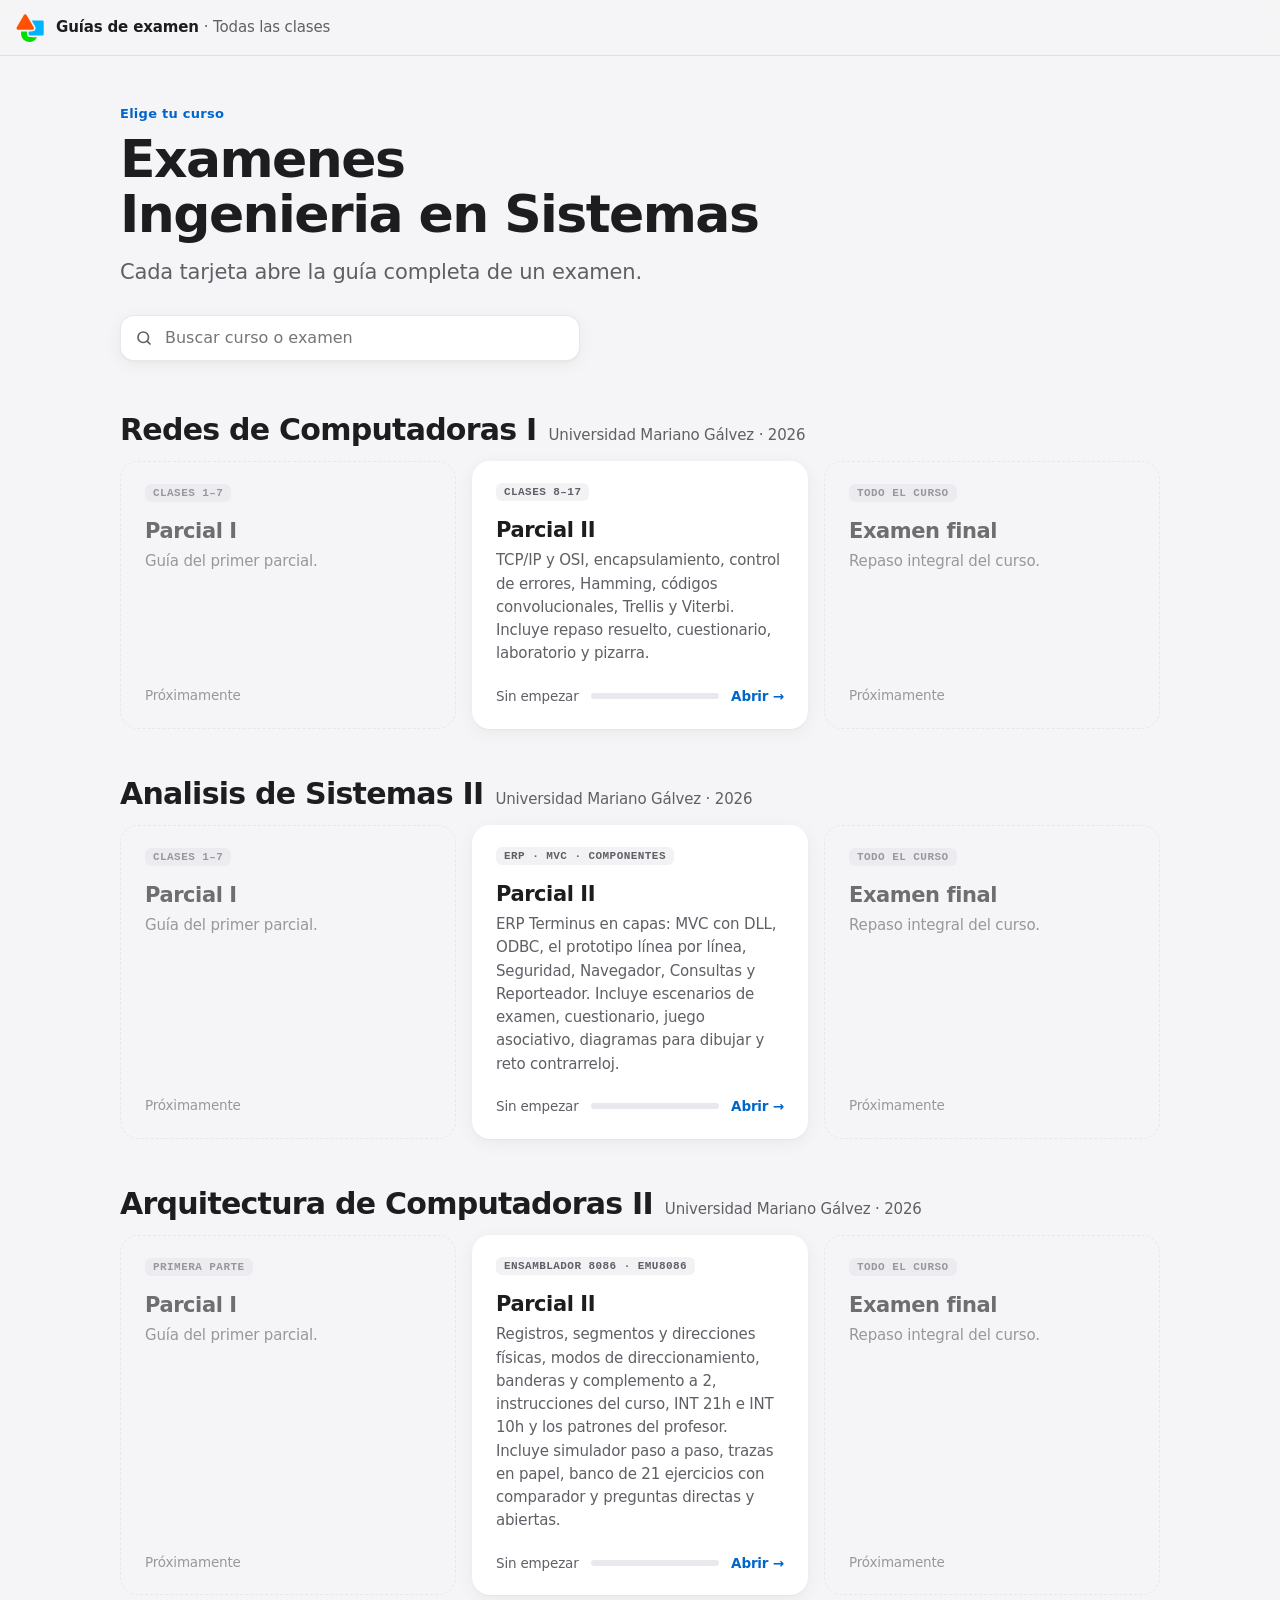
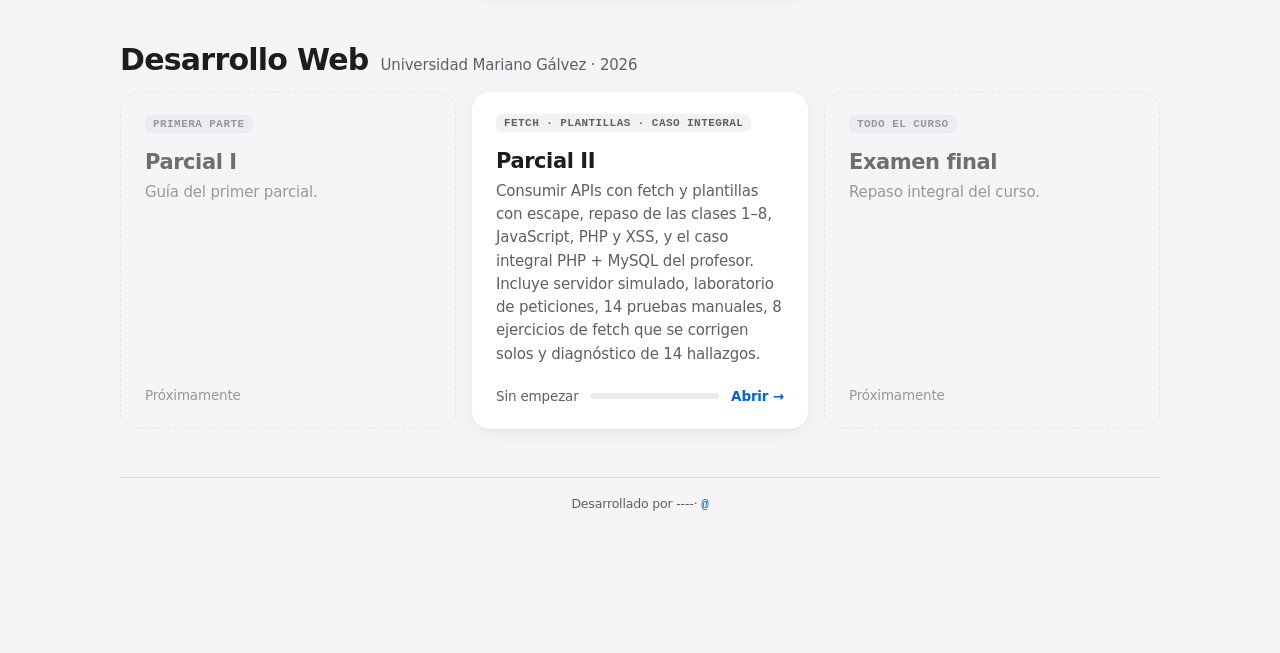
<file: index.html>
<!doctype html>
<html lang="es">
<head>
<meta charset="utf-8">
<meta name="viewport" content="width=device-width, initial-scale=1, viewport-fit=cover">
<title>Guías de examen</title>
<meta name="description" content="Guías de estudio por curso y examen: elige una clase y entra a su guía, repaso, ejercicios y laboratorio.">
<meta name="color-scheme" content="light dark">
<link rel="icon" type="image/svg+xml" href="img/logo.svg">
<link rel="stylesheet" href="css/styles.css">
</head>
<body>
<header class="topbar">
  <a class="logo" href="index.html" aria-label="Inicio"><img src="img/logo.svg" alt="" width="28" height="28"></a>
  <div class="brand">Guías de examen <span>· Todas las clases</span></div>
  <div class="spacer"></div>
</header>
<main class="portal">
  <section class="hero">
    <p class="eyebrow">Elige tu curso</p>
    <h1>Examenes<br> Ingenieria en Sistemas</h1>
    <p class="lede">Cada tarjeta abre la guía completa de un examen.</p>
    <label class="search">
      <svg width="18" height="18" viewBox="0 0 24 24" fill="none" stroke="currentColor" stroke-width="2.2" stroke-linecap="round" aria-hidden="true"><circle cx="11" cy="11" r="7"/><path d="m20 20-3.5-3.5"/></svg>
      <input id="buscar" type="search" placeholder="Buscar curso o examen" aria-label="Buscar curso o examen" autocomplete="off">
    </label>
  </section>
  <div id="cursos"></div>
  <footer class="credit">Desarrollado por ----· <span>@</span></footer>
</main>
<script src="js/examenes.js"></script>
<script src="js/portal.js"></script>
</body>
</html>
</file>
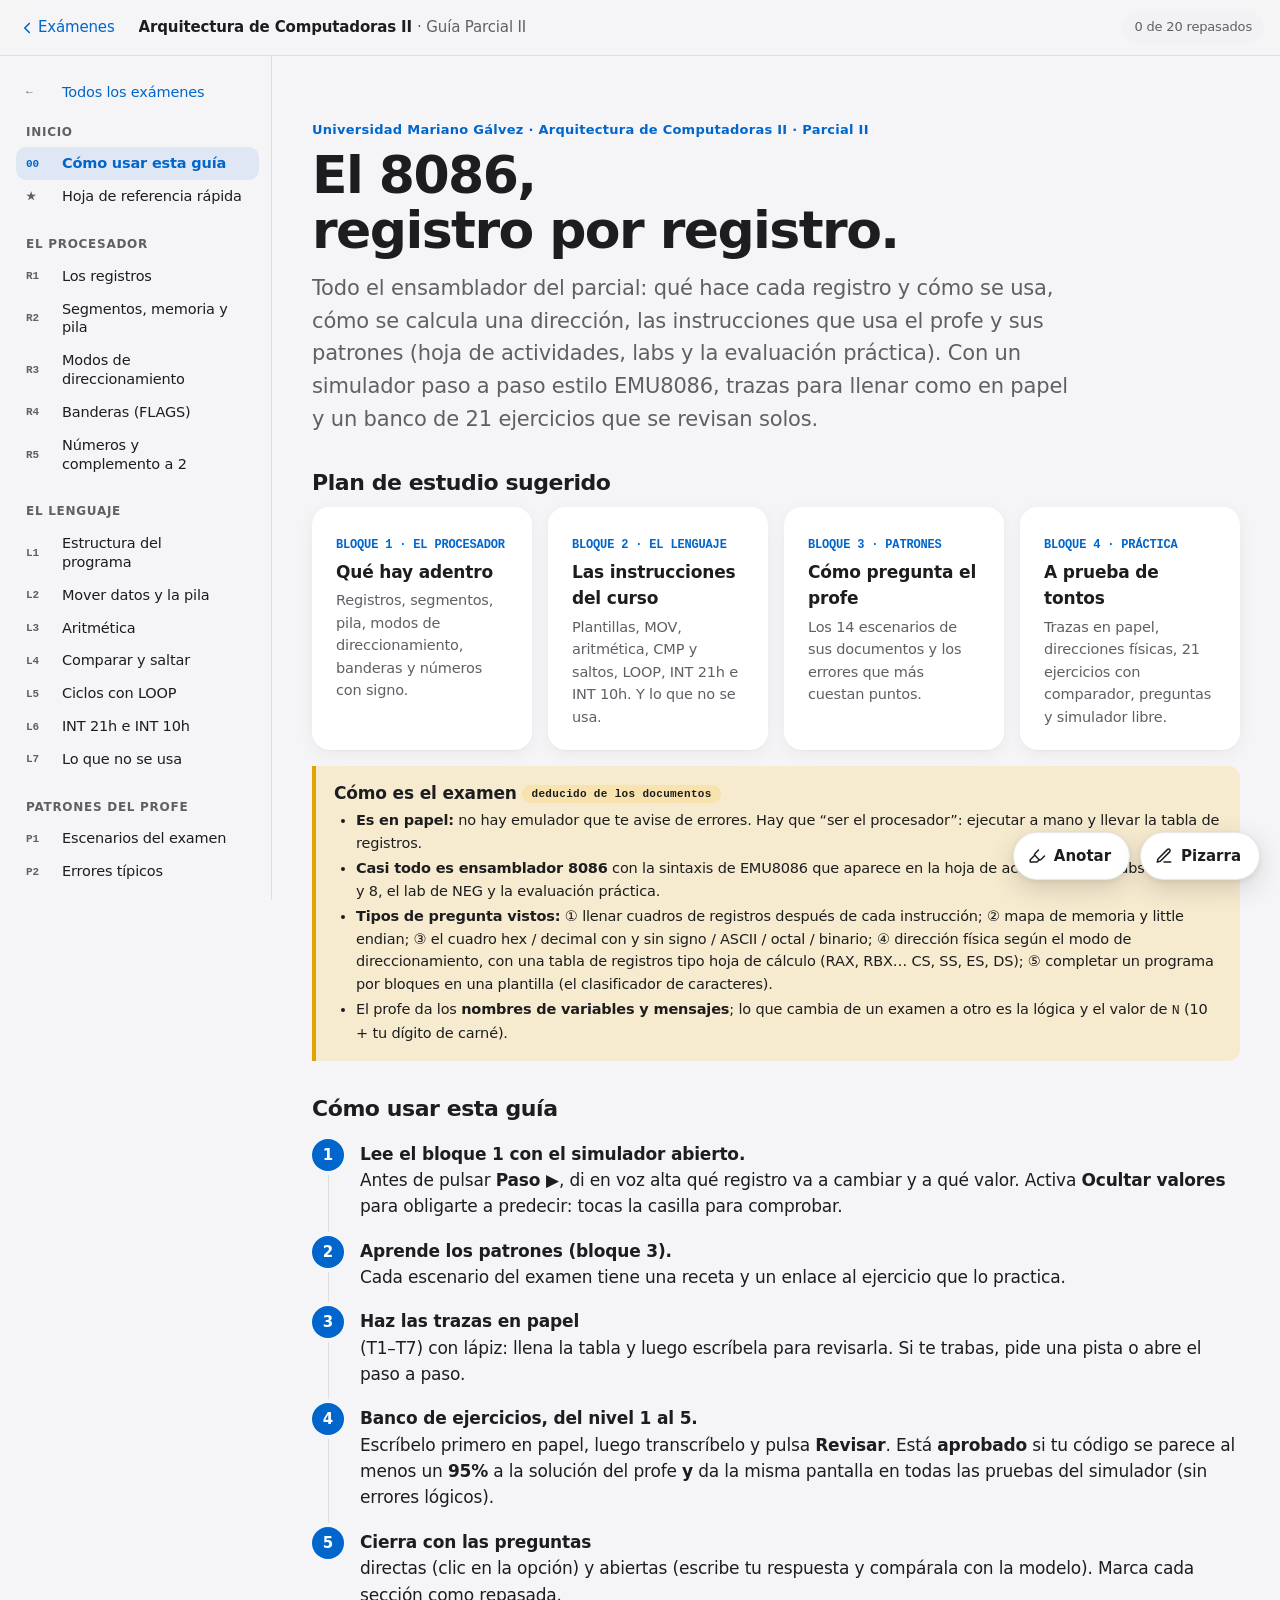
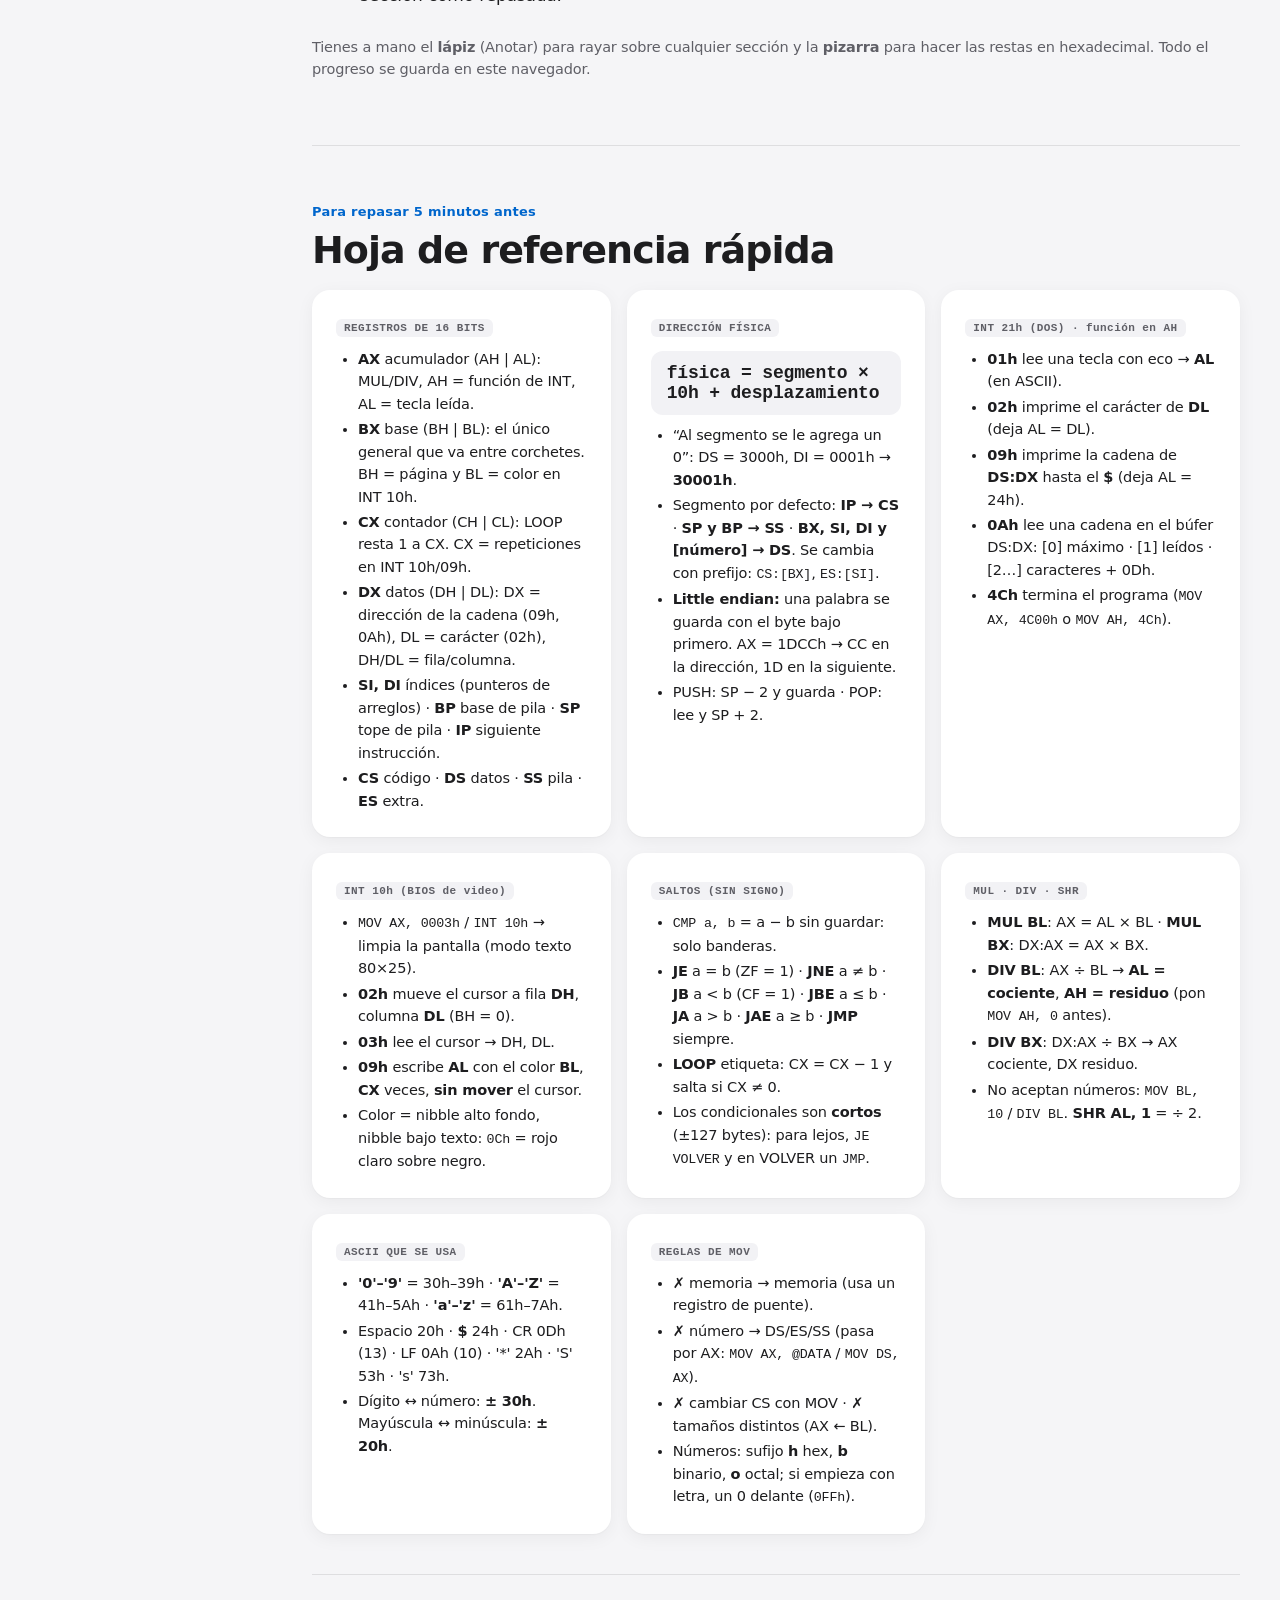
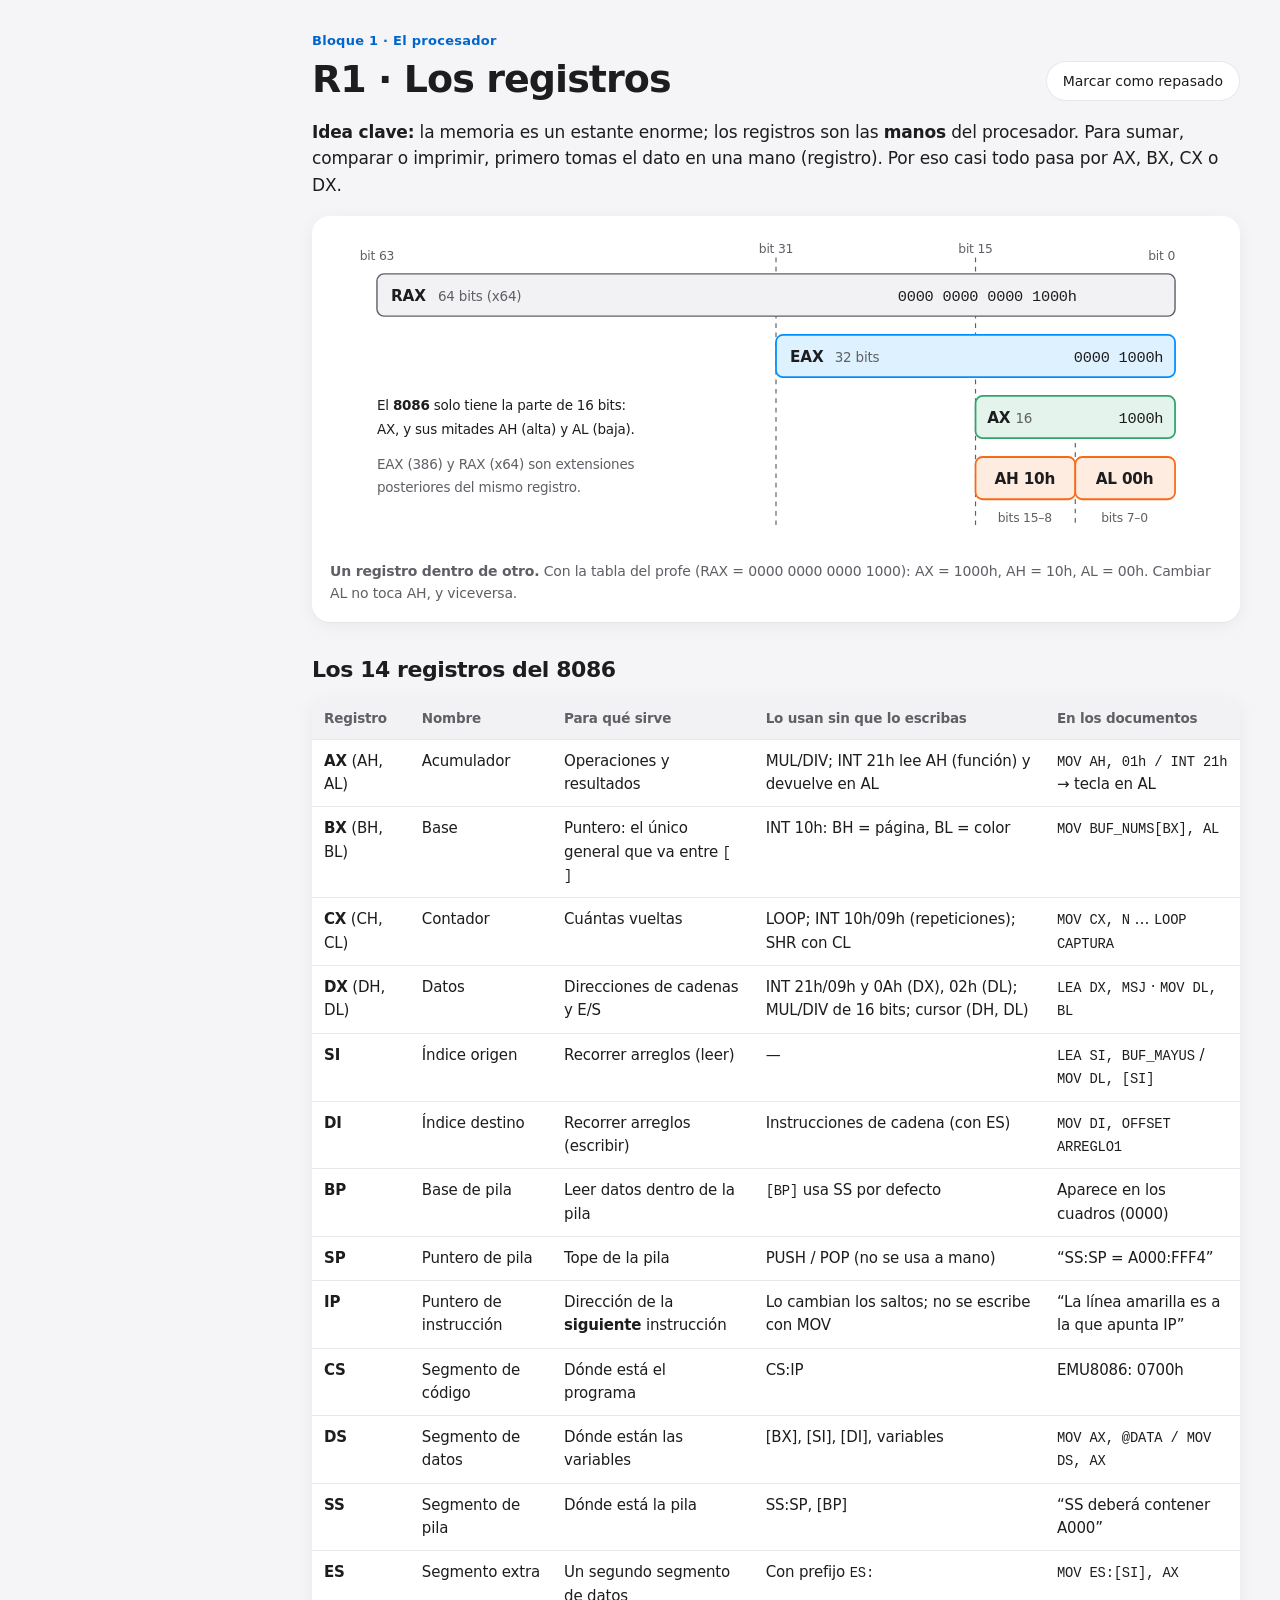
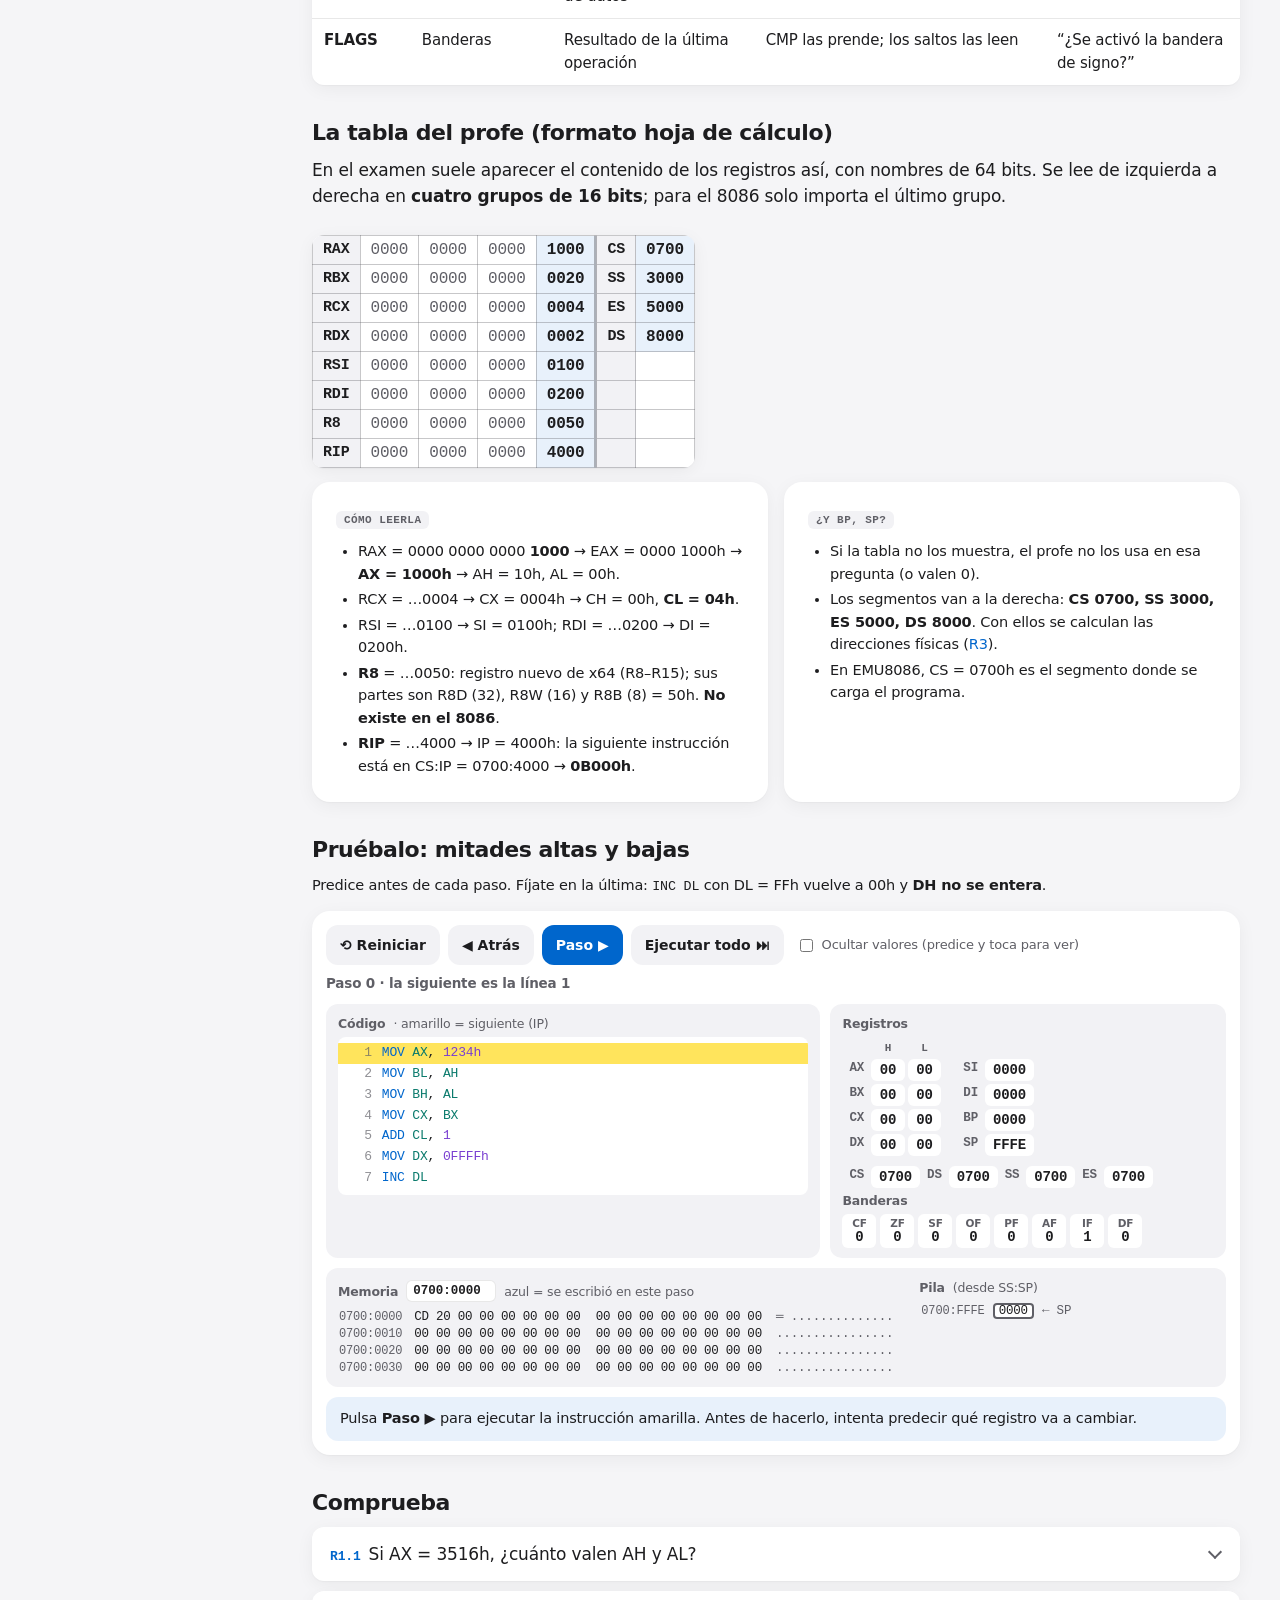
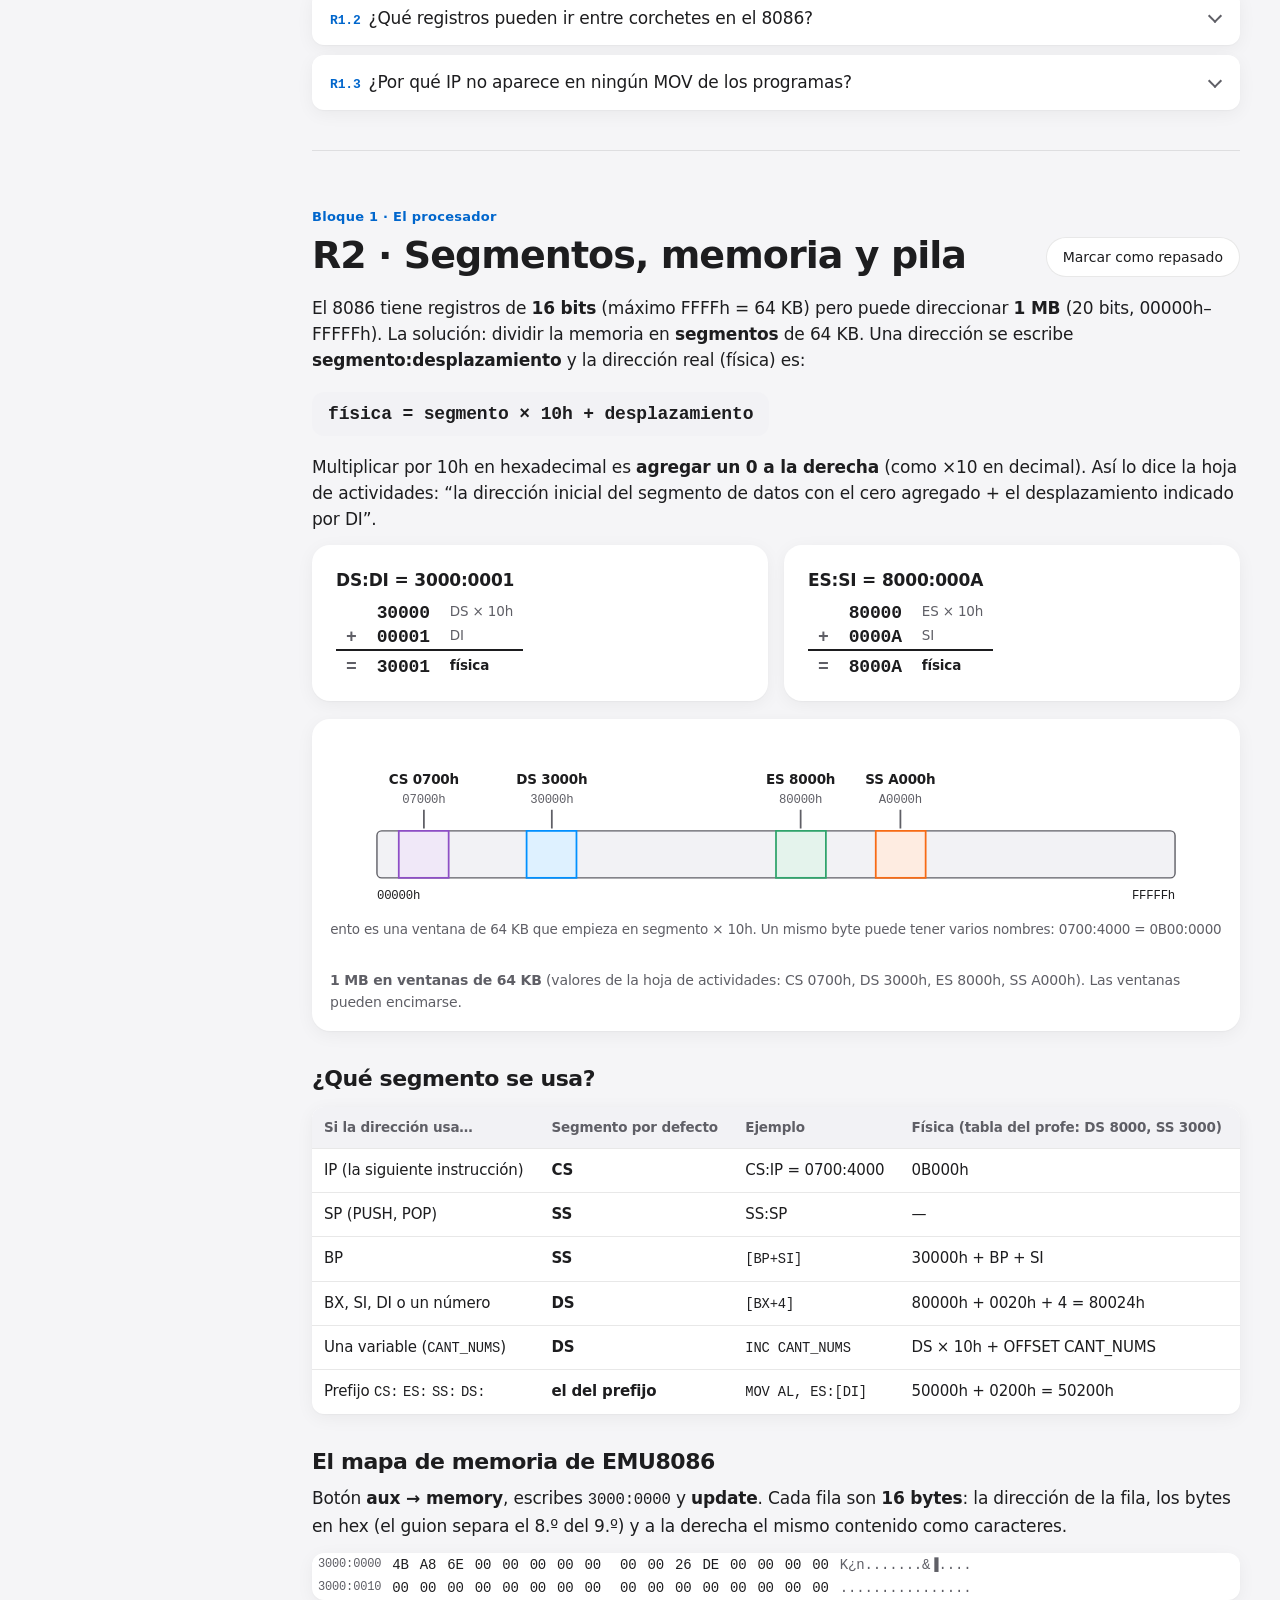
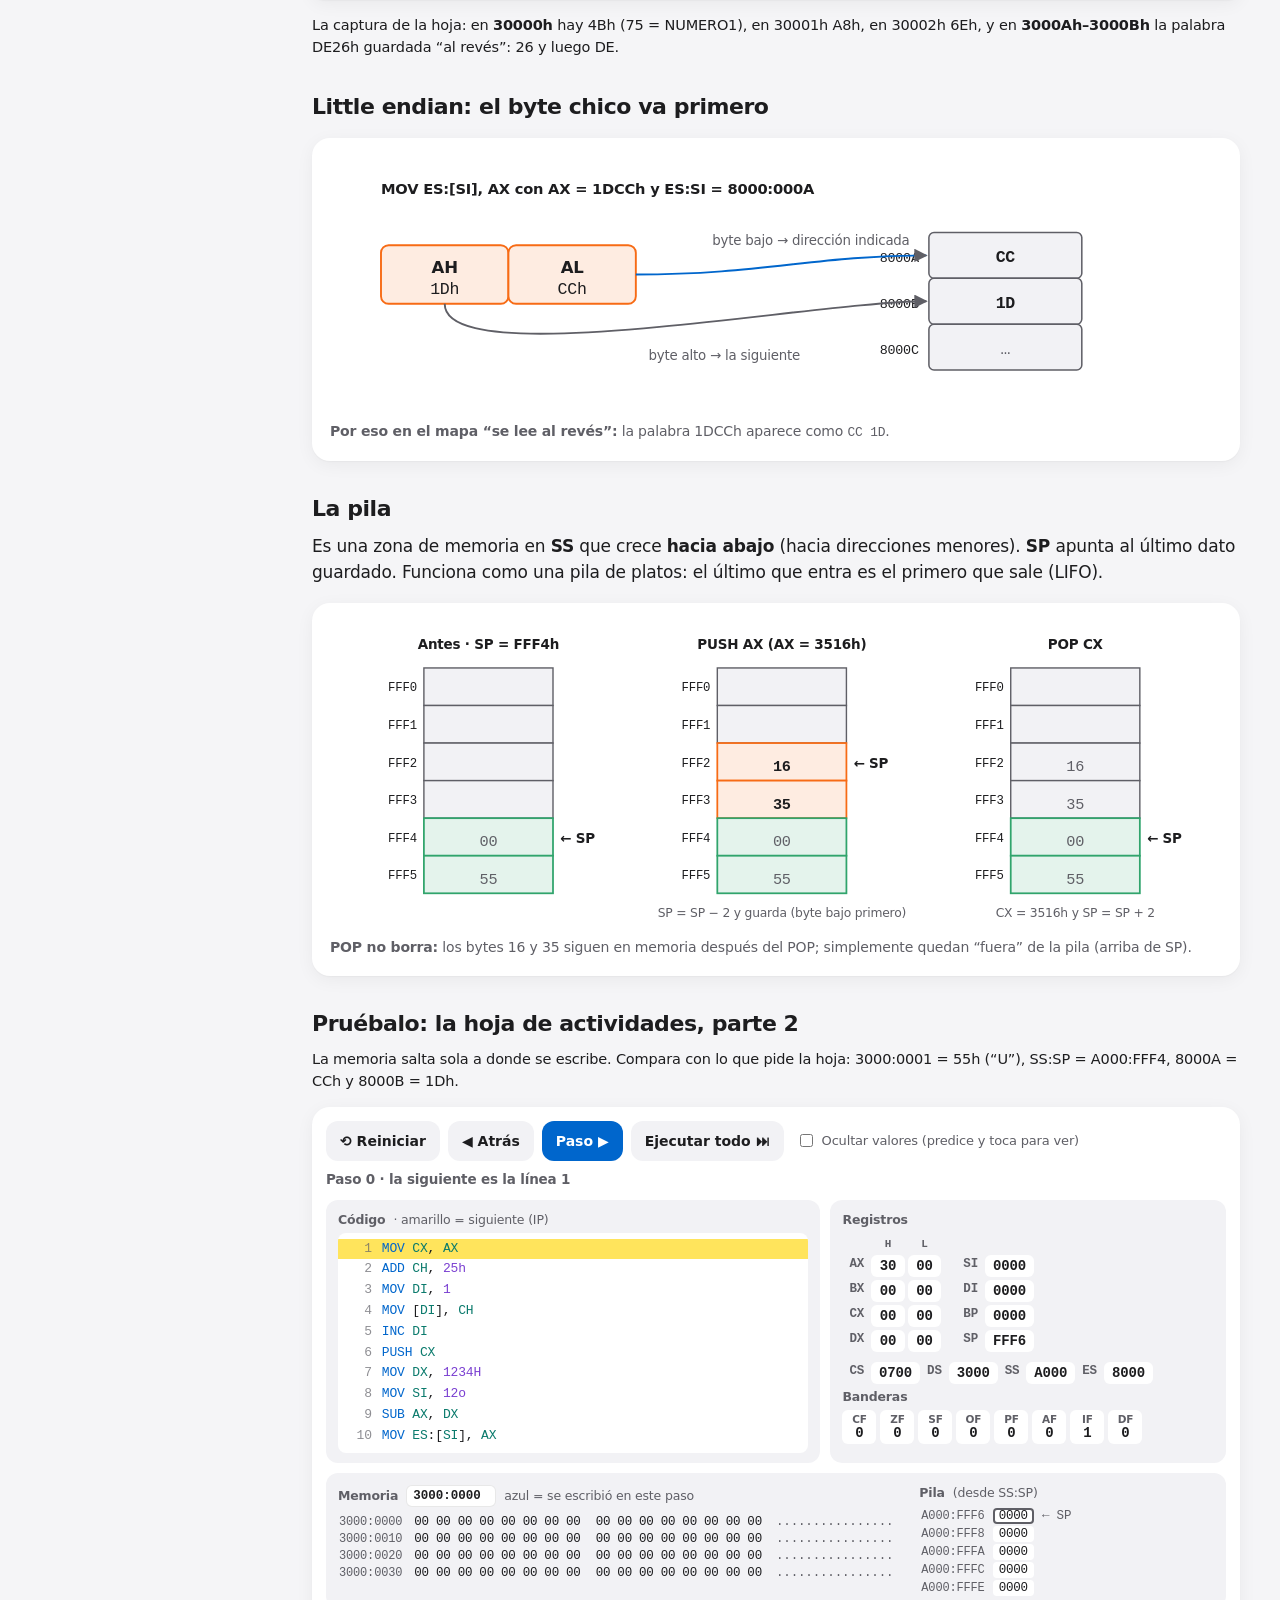
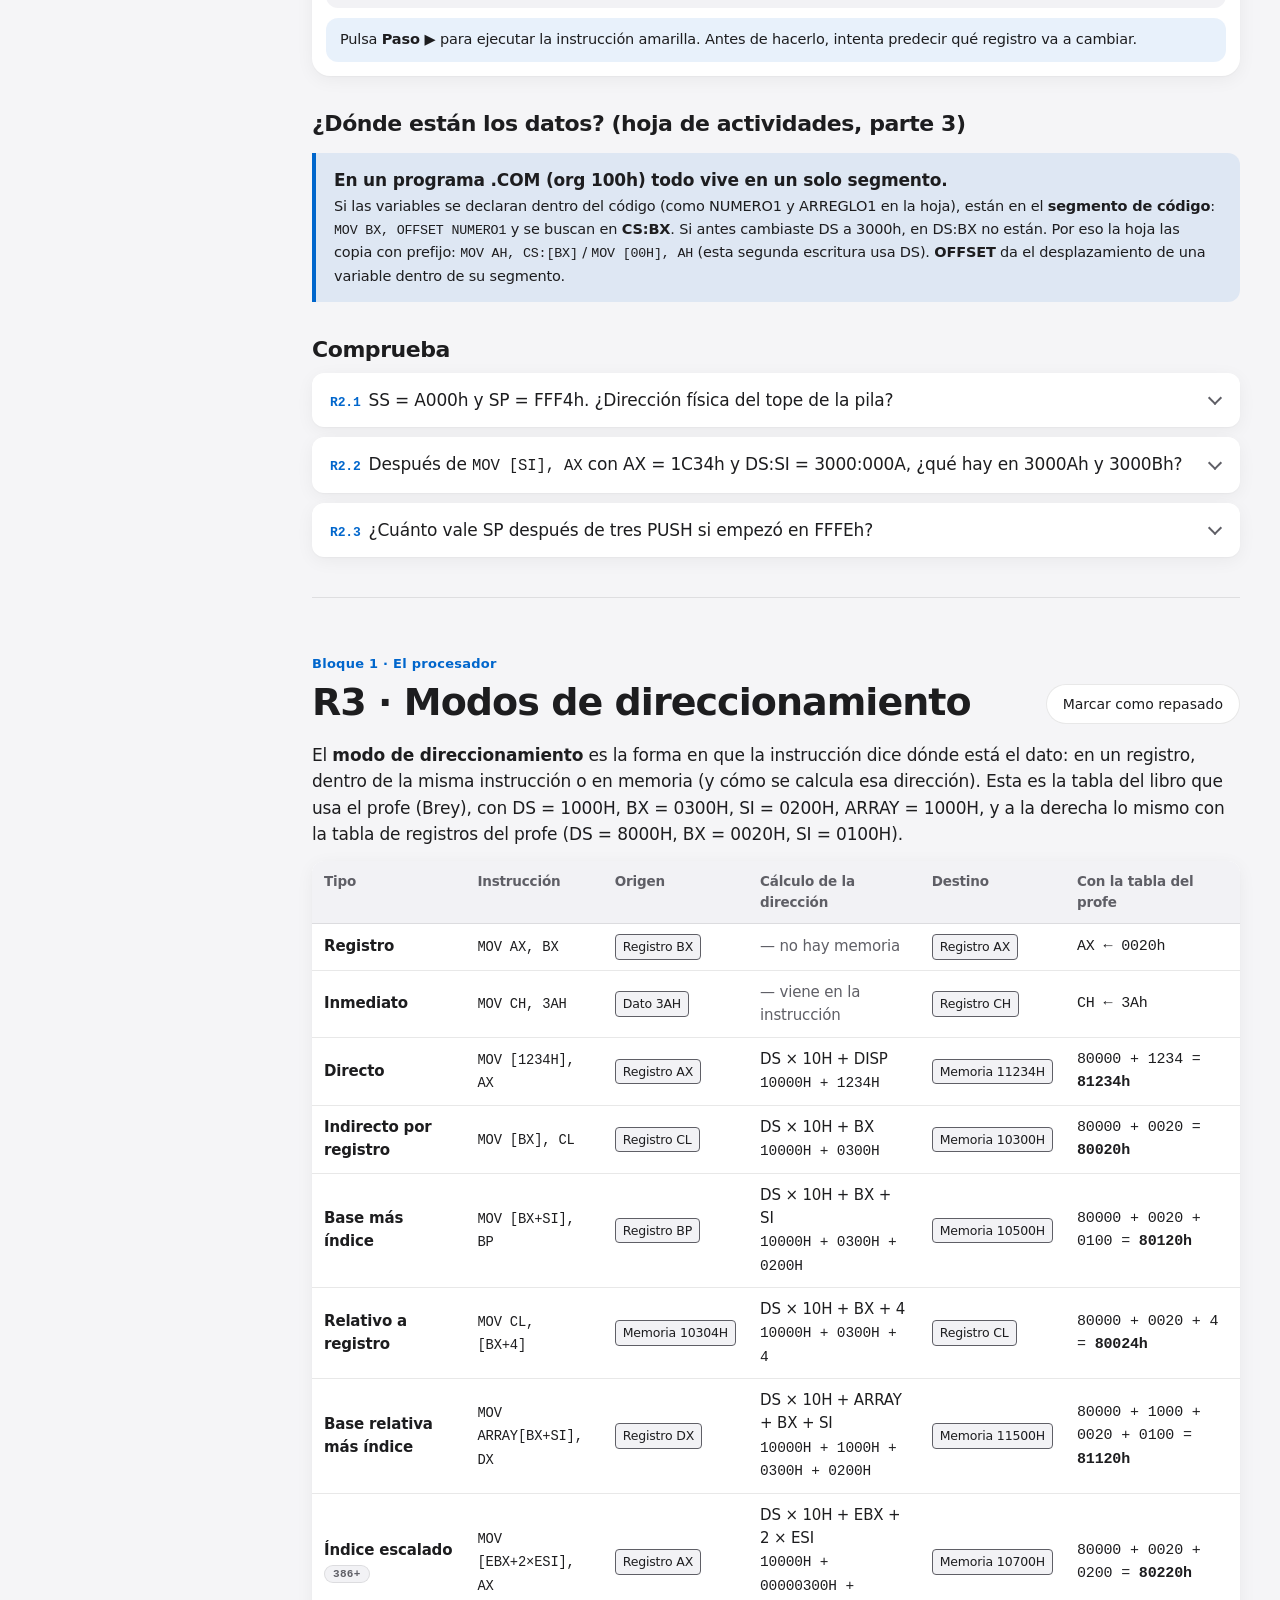
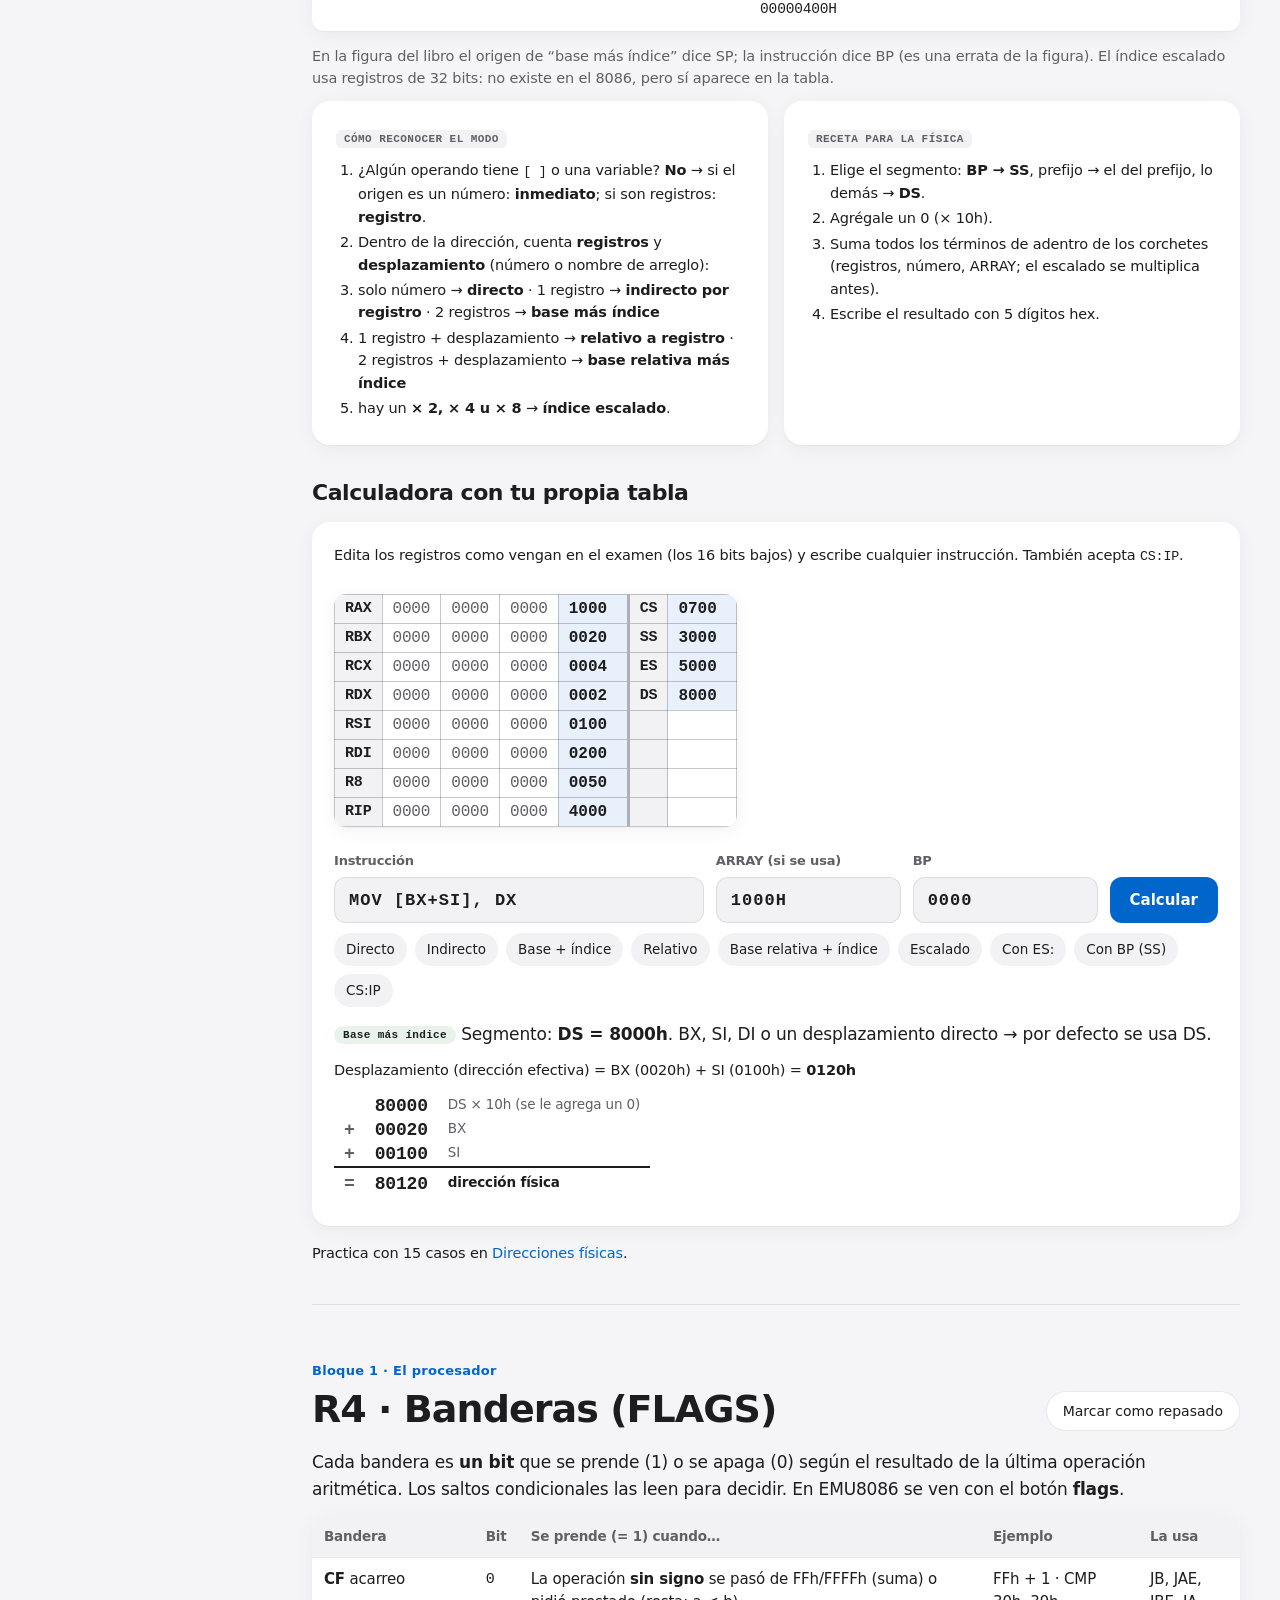
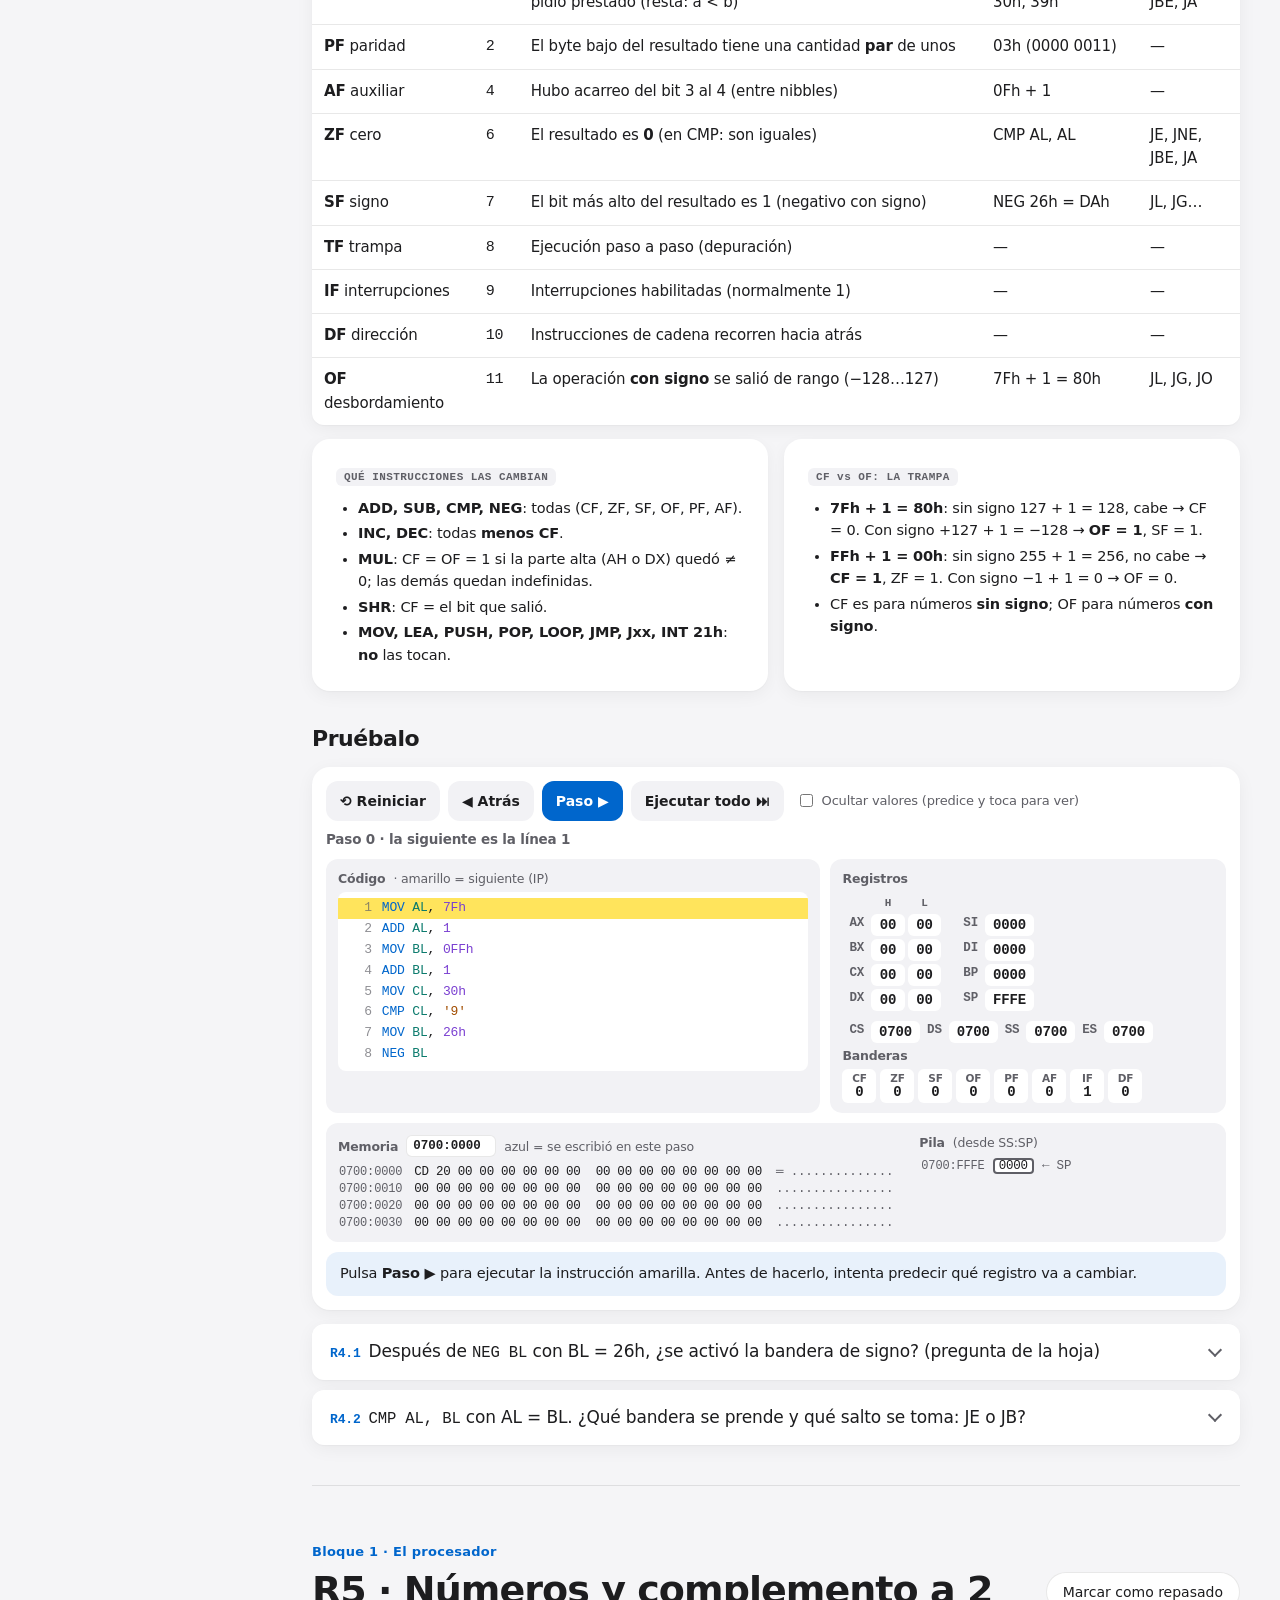
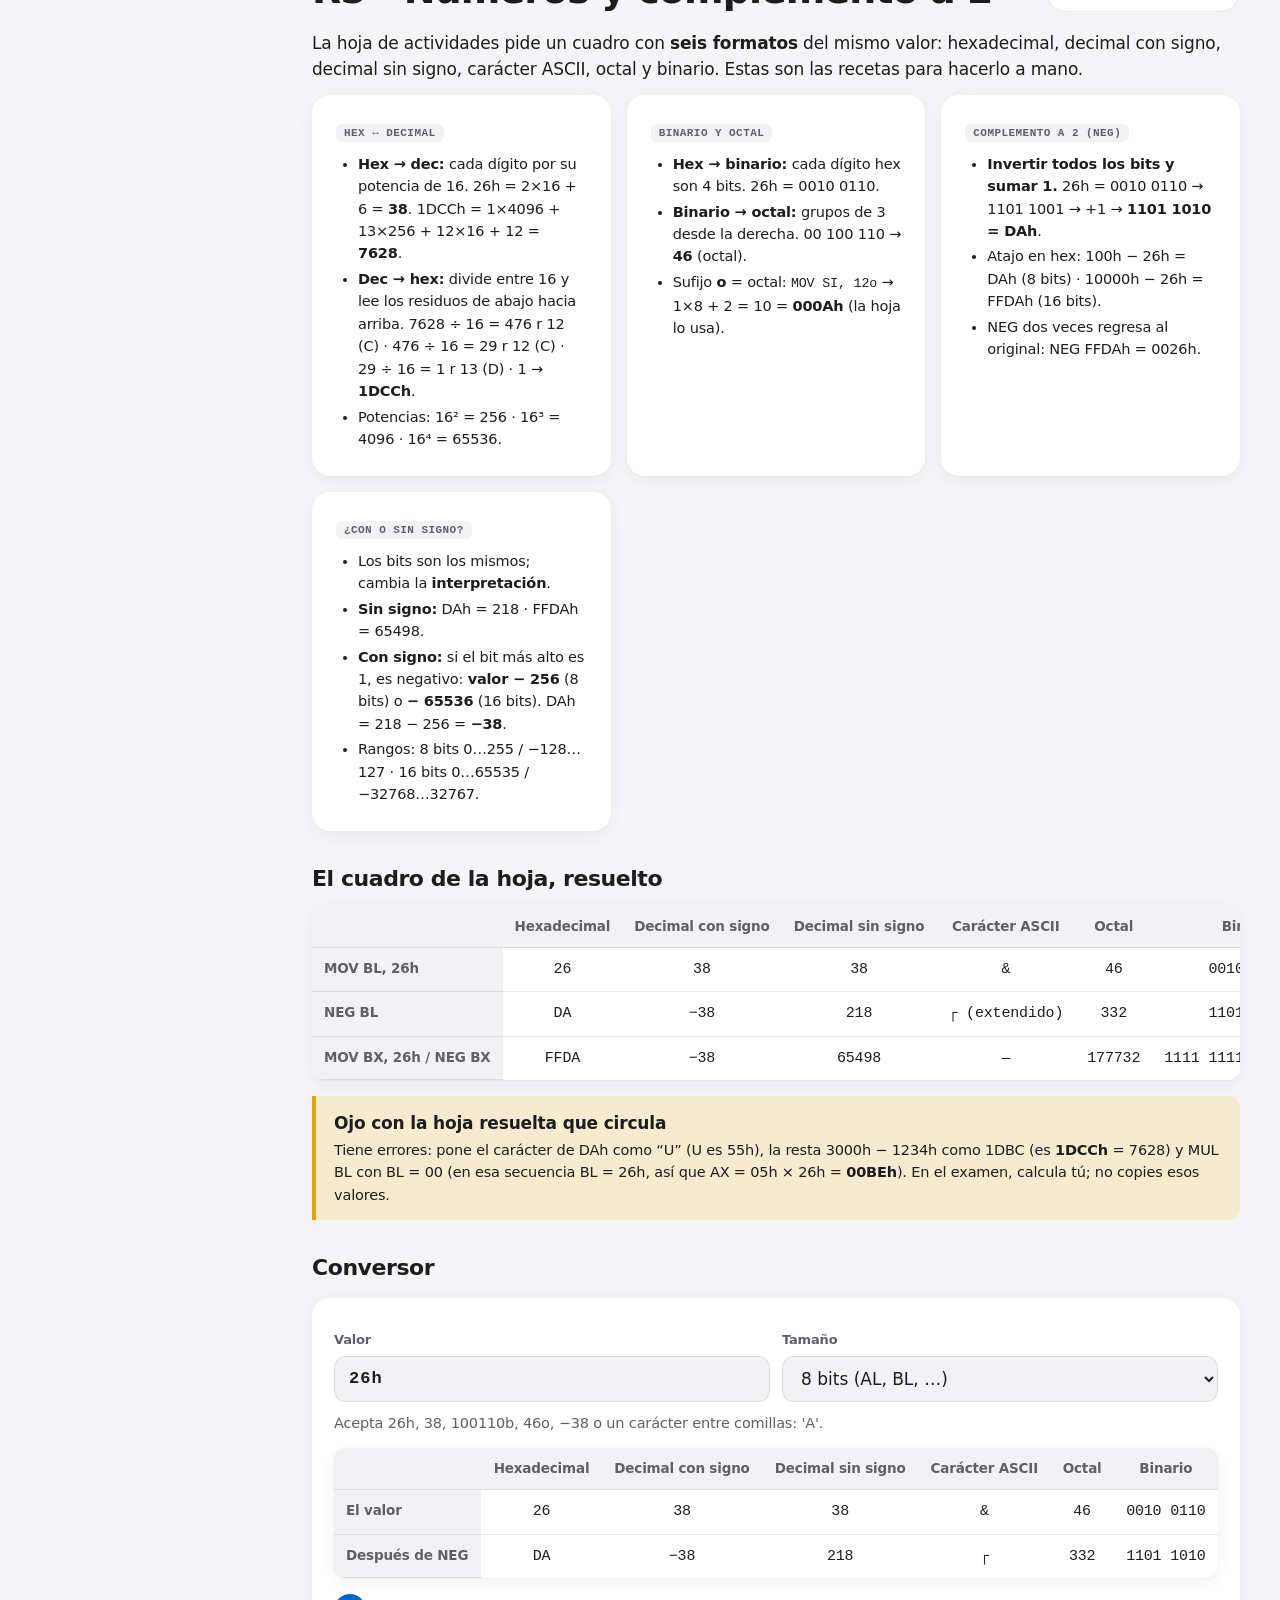
<file: arquitectura-2/parcial-2/index.html>
<!doctype html>
<html lang="es">
<head>
<meta charset="utf-8">
<meta name="viewport" content="width=device-width, initial-scale=1, viewport-fit=cover">
<title>Arquitectura II · Parcial II</title>
<meta name="description" content="Guía del Parcial II de Arquitectura de Computadoras II: ensamblador 8086 en EMU8086. Registros, segmentos y direcciones físicas, modos de direccionamiento, banderas, números y complemento a 2, instrucciones del curso e interrupciones, los patrones del profesor (hoja de actividades, labs y examen), simulador paso a paso, trazas en papel y un banco de 21 ejercicios que se revisan solos.">
<meta name="color-scheme" content="light dark">
<link rel="icon" type="image/svg+xml" href="../../img/logo.svg">
<link rel="stylesheet" href="../../css/styles.css">
</head>
<body data-exam="arquitectura-2/parcial-2" data-store="arqui2-done">
<header class="topbar">
  <button class="menu-btn" id="menuBtn" aria-label="Abrir índice" aria-expanded="false" aria-controls="side">
    <svg width="22" height="22" viewBox="0 0 22 22" aria-hidden="true"><path d="M3 6h16M3 11h16M3 16h16" stroke="currentColor" stroke-width="2" stroke-linecap="round"/></svg>
  </button>
  <a class="back-btn" href="../../index.html" aria-label="Volver a todos los exámenes">
    <svg width="18" height="18" viewBox="0 0 24 24" fill="none" stroke="currentColor" stroke-width="2.2" stroke-linecap="round" stroke-linejoin="round" aria-hidden="true"><path d="m15 18-6-6 6-6"/></svg><span>Exámenes</span>
  </a>
  <div class="brand">Arquitectura de Computadoras II <span>· Guía Parcial II</span></div>
  <div class="spacer"></div>
  <div class="progress-pill" id="progress" aria-live="polite">0 de 0 repasados</div>
</header>
<div class="scrim" id="scrim"></div>
<div class="layout">
<nav class="side" id="side" aria-label="Índice">
  <a class="side-back" href="../../index.html"><span class="n">←</span>Todos los exámenes</a>
  <h4>Inicio</h4>
  <a href="#inicio"><span class="n">00</span>Cómo usar esta guía</a>
  <a href="#hoja"><span class="n">★</span>Hoja de referencia rápida</a>
  <h4>El procesador</h4>
  <a href="#registros" data-sec="r1"><span class="n">R1</span>Los registros<span class="done"></span></a>
  <a href="#memoria" data-sec="r2"><span class="n">R2</span>Segmentos, memoria y pila<span class="done"></span></a>
  <a href="#direccionamiento" data-sec="r3"><span class="n">R3</span>Modos de direccionamiento<span class="done"></span></a>
  <a href="#banderas" data-sec="r4"><span class="n">R4</span>Banderas (FLAGS)<span class="done"></span></a>
  <a href="#numeros" data-sec="r5"><span class="n">R5</span>Números y complemento a 2<span class="done"></span></a>
  <h4>El lenguaje</h4>
  <a href="#estructura" data-sec="l1"><span class="n">L1</span>Estructura del programa<span class="done"></span></a>
  <a href="#mover" data-sec="l2"><span class="n">L2</span>Mover datos y la pila<span class="done"></span></a>
  <a href="#aritmetica" data-sec="l3"><span class="n">L3</span>Aritmética<span class="done"></span></a>
  <a href="#saltos" data-sec="l4"><span class="n">L4</span>Comparar y saltar<span class="done"></span></a>
  <a href="#ciclos" data-sec="l5"><span class="n">L5</span>Ciclos con LOOP<span class="done"></span></a>
  <a href="#interrupciones" data-sec="l6"><span class="n">L6</span>INT 21h e INT 10h<span class="done"></span></a>
  <a href="#prohibido" data-sec="l7"><span class="n">L7</span>Lo que no se usa<span class="done"></span></a>
  <h4>Patrones del profe</h4>
  <a href="#escenarios" data-sec="p1"><span class="n">P1</span>Escenarios del examen<span class="done"></span></a>
  <a href="#errores" data-sec="p2"><span class="n">P2</span>Errores típicos<span class="done"></span></a>
  <h4>Práctica</h4>
  <a href="#trazas" data-sec="tr"><span class="n">T</span>Traza de registros<span class="done"></span></a>
  <a href="#dir-ej" data-sec="dj"><span class="n">D</span>Direcciones físicas<span class="done"></span></a>
  <a href="#banco" data-sec="bk"><span class="n">B</span>Banco de 21 ejercicios<span class="done"></span></a>
  <a href="#quiz" data-sec="qz"><span class="n">Q</span>Preguntas directas<span class="done"></span></a>
  <a href="#abiertas" data-sec="ab"><span class="n">A</span>Preguntas abiertas<span class="done"></span></a>
  <a href="#simulador" data-sec="sim"><span class="n">S</span>Simulador libre<span class="done"></span></a>
</nav>
<main id="main">


<section id="inicio" class="hero">
  <p class="eyebrow">Universidad Mariano Gálvez · Arquitectura de Computadoras II · Parcial II</p>
  <h1>El 8086,<br>registro por registro.</h1>
  <p class="lede">Todo el ensamblador del parcial: qué hace cada registro y cómo se usa, cómo se calcula una dirección, las instrucciones que usa el profe y sus patrones (hoja de actividades, labs y la evaluación práctica). Con un simulador paso a paso estilo EMU8086, trazas para llenar como en papel y un banco de 21 ejercicios que se revisan solos.</p>

  <h3>Plan de estudio sugerido</h3>
  <div class="grid g3 toc-grid">
    <a class="card" href="#registros"><span class="n">BLOQUE 1 · EL PROCESADOR</span><h4>Qué hay adentro</h4><p>Registros, segmentos, pila, modos de direccionamiento, banderas y números con signo.</p></a>
    <a class="card" href="#estructura"><span class="n">BLOQUE 2 · EL LENGUAJE</span><h4>Las instrucciones del curso</h4><p>Plantillas, MOV, aritmética, CMP y saltos, LOOP, INT 21h e INT 10h. Y lo que no se usa.</p></a>
    <a class="card" href="#escenarios"><span class="n">BLOQUE 3 · PATRONES</span><h4>Cómo pregunta el profe</h4><p>Los 14 escenarios de sus documentos y los errores que más cuestan puntos.</p></a>
    <a class="card" href="#banco"><span class="n">BLOQUE 4 · PRÁCTICA</span><h4>A prueba de tontos</h4><p>Trazas en papel, direcciones físicas, 21 ejercicios con comparador, preguntas y simulador libre.</p></a>
  </div>

  <div class="key warn"><b>Cómo es el examen <span class="badge ded">deducido de los documentos</span></b>
    <ul class="small">
      <li><b>Es en papel:</b> no hay emulador que te avise de errores. Hay que “ser el procesador”: ejecutar a mano y llevar la tabla de registros.</li>
      <li><b>Casi todo es ensamblador 8086</b> con la sintaxis de EMU8086 que aparece en la hoja de actividades, los labs 2, 4, 5, 6 y 8, el lab de NEG y la evaluación práctica.</li>
      <li><b>Tipos de pregunta vistos:</b> ① llenar cuadros de registros después de cada instrucción; ② mapa de memoria y little endian; ③ el cuadro hex / decimal con y sin signo / ASCII / octal / binario; ④ dirección física según el modo de direccionamiento, con una tabla de registros tipo hoja de cálculo (RAX, RBX… CS, SS, ES, DS); ⑤ completar un programa por bloques en una plantilla (el clasificador de caracteres).</li>
      <li>El profe da los <b>nombres de variables y mensajes</b>; lo que cambia de un examen a otro es la lógica y el valor de <code>N</code> (10 + tu dígito de carné).</li>
    </ul>
  </div>

  <h3>Cómo usar esta guía</h3>
  <ol class="steps">
    <li><b>Lee el bloque 1 con el simulador abierto.</b> Antes de pulsar <b>Paso ▶</b>, di en voz alta qué registro va a cambiar y a qué valor. Activa <b>Ocultar valores</b> para obligarte a predecir: tocas la casilla para comprobar.</li>
    <li><b>Aprende los patrones (bloque 3).</b> Cada escenario del examen tiene una receta y un enlace al ejercicio que lo practica.</li>
    <li><b>Haz las trazas en papel</b> (T1–T7) con lápiz: llena la tabla y luego escríbela para revisarla. Si te trabas, pide una pista o abre el paso a paso.</li>
    <li><b>Banco de ejercicios, del nivel 1 al 5.</b> Escríbelo primero en papel, luego transcríbelo y pulsa <b>Revisar</b>. Está <b>aprobado</b> si tu código se parece al menos un <b>95%</b> a la solución del profe <b>y</b> da la misma pantalla en todas las pruebas del simulador (sin errores lógicos).</li>
    <li><b>Cierra con las preguntas</b> directas (clic en la opción) y abiertas (escribe tu respuesta y compárala con la modelo). Marca cada sección como repasada.</li>
  </ol>
  <p class="small muted">Tienes a mano el <b>lápiz</b> (Anotar) para rayar sobre cualquier sección y la <b>pizarra</b> para hacer las restas en hexadecimal. Todo el progreso se guarda en este navegador.</p>
</section>

<!-- ======================= HOJA ======================= -->
<section id="hoja" class="topic">
  <div class="sec-head"><div class="meta"><p class="eyebrow">Para repasar 5 minutos antes</p><h2>Hoja de referencia rápida</h2></div></div>
  <div class="grid g2">
    <div class="card tile"><span class="tag">REGISTROS DE 16 BITS</span>
      <ul class="small">
        <li><b>AX</b> acumulador (AH | AL): MUL/DIV, AH = función de INT, AL = tecla leída.</li>
        <li><b>BX</b> base (BH | BL): el único general que va entre corchetes. BH = página y BL = color en INT 10h.</li>
        <li><b>CX</b> contador (CH | CL): LOOP resta 1 a CX. CX = repeticiones en INT 10h/09h.</li>
        <li><b>DX</b> datos (DH | DL): DX = dirección de la cadena (09h, 0Ah), DL = carácter (02h), DH/DL = fila/columna.</li>
        <li><b>SI, DI</b> índices (punteros de arreglos) · <b>BP</b> base de pila · <b>SP</b> tope de pila · <b>IP</b> siguiente instrucción.</li>
        <li><b>CS</b> código · <b>DS</b> datos · <b>SS</b> pila · <b>ES</b> extra.</li>
      </ul></div>
    <div class="card tile"><span class="tag">DIRECCIÓN FÍSICA</span>
      <div class="formula">física = segmento × 10h + desplazamiento</div>
      <ul class="small">
        <li>“Al segmento se le agrega un 0”: DS = 3000h, DI = 0001h → <b>30001h</b>.</li>
        <li>Segmento por defecto: <b>IP → CS</b> · <b>SP y BP → SS</b> · <b>BX, SI, DI y [número] → DS</b>. Se cambia con prefijo: <code>CS:[BX]</code>, <code>ES:[SI]</code>.</li>
        <li><b>Little endian:</b> una palabra se guarda con el byte bajo primero. AX = 1DCCh → CC en la dirección, 1D en la siguiente.</li>
        <li>PUSH: SP − 2 y guarda · POP: lee y SP + 2.</li>
      </ul></div>
    <div class="card tile"><span class="tag">INT 21h (DOS) · función en AH</span>
      <ul class="small">
        <li><b>01h</b> lee una tecla con eco → <b>AL</b> (en ASCII).</li>
        <li><b>02h</b> imprime el carácter de <b>DL</b> (deja AL = DL).</li>
        <li><b>09h</b> imprime la cadena de <b>DS:DX</b> hasta el <b>$</b> (deja AL = 24h).</li>
        <li><b>0Ah</b> lee una cadena en el búfer DS:DX: [0] máximo · [1] leídos · [2…] caracteres + 0Dh.</li>
        <li><b>4Ch</b> termina el programa (<code>MOV AX, 4C00h</code> o <code>MOV AH, 4Ch</code>).</li>
      </ul></div>
    <div class="card tile"><span class="tag">INT 10h (BIOS de video)</span>
      <ul class="small">
        <li><code>MOV AX, 0003h</code> / <code>INT 10h</code> → limpia la pantalla (modo texto 80×25).</li>
        <li><b>02h</b> mueve el cursor a fila <b>DH</b>, columna <b>DL</b> (BH = 0).</li>
        <li><b>03h</b> lee el cursor → DH, DL.</li>
        <li><b>09h</b> escribe <b>AL</b> con el color <b>BL</b>, <b>CX</b> veces, <b>sin mover</b> el cursor.</li>
        <li>Color = nibble alto fondo, nibble bajo texto: <code>0Ch</code> = rojo claro sobre negro.</li>
      </ul></div>
    <div class="card tile"><span class="tag">SALTOS (SIN SIGNO)</span>
      <ul class="small">
        <li><code>CMP a, b</code> = a − b sin guardar: solo banderas.</li>
        <li><b>JE</b> a = b (ZF = 1) · <b>JNE</b> a ≠ b · <b>JB</b> a &lt; b (CF = 1) · <b>JBE</b> a ≤ b · <b>JA</b> a &gt; b · <b>JAE</b> a ≥ b · <b>JMP</b> siempre.</li>
        <li><b>LOOP</b> etiqueta: CX = CX − 1 y salta si CX ≠ 0.</li>
        <li>Los condicionales son <b>cortos</b> (±127 bytes): para lejos, <code>JE VOLVER</code> y en VOLVER un <code>JMP</code>.</li>
      </ul></div>
    <div class="card tile"><span class="tag">MUL · DIV · SHR</span>
      <ul class="small">
        <li><b>MUL BL</b>: AX = AL × BL · <b>MUL BX</b>: DX:AX = AX × BX.</li>
        <li><b>DIV BL</b>: AX ÷ BL → <b>AL = cociente</b>, <b>AH = residuo</b> (pon <code>MOV AH, 0</code> antes).</li>
        <li><b>DIV BX</b>: DX:AX ÷ BX → AX cociente, DX residuo.</li>
        <li>No aceptan números: <code>MOV BL, 10</code> / <code>DIV BL</code>. <b>SHR AL, 1</b> = ÷ 2.</li>
      </ul></div>
    <div class="card tile"><span class="tag">ASCII QUE SE USA</span>
      <ul class="small">
        <li><b>'0'–'9'</b> = 30h–39h · <b>'A'–'Z'</b> = 41h–5Ah · <b>'a'–'z'</b> = 61h–7Ah.</li>
        <li>Espacio 20h · <b>$</b> 24h · CR 0Dh (13) · LF 0Ah (10) · '*' 2Ah · 'S' 53h · 's' 73h.</li>
        <li>Dígito ↔ número: <b>± 30h</b>. Mayúscula ↔ minúscula: <b>± 20h</b>.</li>
      </ul></div>
    <div class="card tile"><span class="tag">REGLAS DE MOV</span>
      <ul class="small">
        <li>✗ memoria → memoria (usa un registro de puente).</li>
        <li>✗ número → DS/ES/SS (pasa por AX: <code>MOV AX, @DATA</code> / <code>MOV DS, AX</code>).</li>
        <li>✗ cambiar CS con MOV · ✗ tamaños distintos (AX ← BL).</li>
        <li>Números: sufijo <b>h</b> hex, <b>b</b> binario, <b>o</b> octal; si empieza con letra, un 0 delante (<code>0FFh</code>).</li>
      </ul></div>
  </div>
</section>

<!-- ======================= R1 · REGISTROS ======================= -->
<section id="registros" class="topic" data-sec="r1">
  <div class="sec-head"><div class="meta"><p class="eyebrow">Bloque 1 · El procesador</p><h2>R1 · Los registros</h2></div><button class="mark-btn" data-mark="r1" aria-pressed="false">Marcar como repasado</button></div>
  <p><b>Idea clave:</b> la memoria es un estante enorme; los registros son las <b>manos</b> del procesador. Para sumar, comparar o imprimir, primero tomas el dato en una mano (registro). Por eso casi todo pasa por AX, BX, CX o DX.</p>

  <figure>
    <svg class="dg wide" viewBox="0 0 760 270" role="img" aria-label="Anatomía de RAX: RAX de 64 bits contiene a EAX de 32, que contiene a AX de 16, formado por AH y AL">
      <line class="ll" x1="380" y1="20" x2="380" y2="250"/><line class="ll" x1="550" y1="20" x2="550" y2="250"/><line class="ll" x1="635" y1="170" x2="635" y2="250"/>
      <rect class="nd" x="40" y="34" width="680" height="36" rx="6"/>
      <rect class="nd-m" x="380" y="86" width="340" height="36" rx="6"/>
      <rect class="nd-c" x="550" y="138" width="170" height="36" rx="6"/>
      <rect class="nd-v" x="550" y="190" width="85" height="36" rx="6"/>
      <rect class="nd-v" x="635" y="190" width="85" height="36" rx="6"/>
      <text class="b" x="52" y="57">RAX</text><text class="sm mut" x="92" y="57">64 bits (x64)</text><text class="mono c" x="560" y="57">0000 0000 0000 1000h</text>
      <text class="b" x="392" y="109">EAX</text><text class="sm mut" x="430" y="109">32 bits</text><text class="mono e" x="710" y="109">0000 1000h</text>
      <text class="b" x="560" y="161">AX</text><text class="sm mut" x="584" y="161">16</text><text class="mono e" x="710" y="161">1000h</text>
      <text class="b c" x="592" y="213">AH 10h</text><text class="b c" x="677" y="213">AL 00h</text>
      <text class="xs mut c" x="40" y="22">bit 63</text><text class="xs mut c" x="380" y="16">bit 31</text><text class="xs mut c" x="550" y="16">bit 15</text><text class="xs mut e" x="720" y="22">bit 0</text>
      <text class="sm" x="40" y="150">El <tspan class="b">8086</tspan> solo tiene la parte de 16 bits:</text>
      <text class="sm" x="40" y="170">AX, y sus mitades AH (alta) y AL (baja).</text>
      <text class="sm mut" x="40" y="200">EAX (386) y RAX (x64) son extensiones</text>
      <text class="sm mut" x="40" y="220">posteriores del mismo registro.</text>
      <text class="xs mut c" x="592" y="245">bits 15–8</text><text class="xs mut c" x="677" y="245">bits 7–0</text>
    </svg>
    <figcaption><b>Un registro dentro de otro.</b> Con la tabla del profe (RAX = 0000 0000 0000 1000): AX = 1000h, AH = 10h, AL = 00h. Cambiar AL no toca AH, y viceversa.</figcaption>
  </figure>

  <h3>Los 14 registros del 8086</h3>
  <div class="tbl-wrap"><table>
    <thead><tr><th>Registro</th><th>Nombre</th><th>Para qué sirve</th><th>Lo usan sin que lo escribas</th><th>En los documentos</th></tr></thead>
    <tbody>
      <tr><td><b>AX</b> (AH, AL)</td><td>Acumulador</td><td>Operaciones y resultados</td><td>MUL/DIV; INT 21h lee AH (función) y devuelve en AL</td><td><code>MOV AH, 01h / INT 21h</code> → tecla en AL</td></tr>
      <tr><td><b>BX</b> (BH, BL)</td><td>Base</td><td>Puntero: el único general que va entre <code>[ ]</code></td><td>INT 10h: BH = página, BL = color</td><td><code>MOV BUF_NUMS[BX], AL</code></td></tr>
      <tr><td><b>CX</b> (CH, CL)</td><td>Contador</td><td>Cuántas vueltas</td><td>LOOP; INT 10h/09h (repeticiones); SHR con CL</td><td><code>MOV CX, N</code> … <code>LOOP CAPTURA</code></td></tr>
      <tr><td><b>DX</b> (DH, DL)</td><td>Datos</td><td>Direcciones de cadenas y E/S</td><td>INT 21h/09h y 0Ah (DX), 02h (DL); MUL/DIV de 16 bits; cursor (DH, DL)</td><td><code>LEA DX, MSJ</code> · <code>MOV DL, BL</code></td></tr>
      <tr><td><b>SI</b></td><td>Índice origen</td><td>Recorrer arreglos (leer)</td><td>—</td><td><code>LEA SI, BUF_MAYUS</code> / <code>MOV DL, [SI]</code></td></tr>
      <tr><td><b>DI</b></td><td>Índice destino</td><td>Recorrer arreglos (escribir)</td><td>Instrucciones de cadena (con ES)</td><td><code>MOV DI, OFFSET ARREGLO1</code></td></tr>
      <tr><td><b>BP</b></td><td>Base de pila</td><td>Leer datos dentro de la pila</td><td><code>[BP]</code> usa SS por defecto</td><td>Aparece en los cuadros (0000)</td></tr>
      <tr><td><b>SP</b></td><td>Puntero de pila</td><td>Tope de la pila</td><td>PUSH / POP (no se usa a mano)</td><td>“SS:SP = A000:FFF4”</td></tr>
      <tr><td><b>IP</b></td><td>Puntero de instrucción</td><td>Dirección de la <b>siguiente</b> instrucción</td><td>Lo cambian los saltos; no se escribe con MOV</td><td>“La línea amarilla es a la que apunta IP”</td></tr>
      <tr><td><b>CS</b></td><td>Segmento de código</td><td>Dónde está el programa</td><td>CS:IP</td><td>EMU8086: 0700h</td></tr>
      <tr><td><b>DS</b></td><td>Segmento de datos</td><td>Dónde están las variables</td><td>[BX], [SI], [DI], variables</td><td><code>MOV AX, @DATA / MOV DS, AX</code></td></tr>
      <tr><td><b>SS</b></td><td>Segmento de pila</td><td>Dónde está la pila</td><td>SS:SP, [BP]</td><td>“SS deberá contener A000”</td></tr>
      <tr><td><b>ES</b></td><td>Segmento extra</td><td>Un segundo segmento de datos</td><td>Con prefijo <code>ES:</code></td><td><code>MOV ES:[SI], AX</code></td></tr>
      <tr><td><b>FLAGS</b></td><td>Banderas</td><td>Resultado de la última operación</td><td>CMP las prende; los saltos las leen</td><td>“¿Se activó la bandera de signo?”</td></tr>
    </tbody></table></div>

  <h3>La tabla del profe (formato hoja de cálculo)</h3>
  <p>En el examen suele aparecer el contenido de los registros así, con nombres de 64 bits. Se lee de izquierda a derecha en <b>cuatro grupos de 16 bits</b>; para el 8086 solo importa el último grupo.</p>
  <div data-profe='{"regs":{"RAX":"1000","RBX":"0020","RCX":"0004","RDX":"0002","RSI":"0100","RDI":"0200","R8":"0050","RIP":"4000","CS":"0700","SS":"3000","ES":"5000","DS":"8000"},"left":["RAX","RBX","RCX","RDX","RSI","RDI","R8","RIP"]}'></div>
  <div class="grid g2">
    <div class="card tile"><span class="tag">CÓMO LEERLA</span>
      <ul class="small">
        <li>RAX = 0000 0000 0000 <b>1000</b> → EAX = 0000 1000h → <b>AX = 1000h</b> → AH = 10h, AL = 00h.</li>
        <li>RCX = …0004 → CX = 0004h → CH = 00h, <b>CL = 04h</b>.</li>
        <li>RSI = …0100 → SI = 0100h; RDI = …0200 → DI = 0200h.</li>
        <li><b>R8</b> = …0050: registro nuevo de x64 (R8–R15); sus partes son R8D (32), R8W (16) y R8B (8) = 50h. <b>No existe en el 8086</b>.</li>
        <li><b>RIP</b> = …4000 → IP = 4000h: la siguiente instrucción está en CS:IP = 0700:4000 → <b>0B000h</b>.</li>
      </ul></div>
    <div class="card tile"><span class="tag">¿Y BP, SP?</span>
      <ul class="small">
        <li>Si la tabla no los muestra, el profe no los usa en esa pregunta (o valen 0).</li>
        <li>Los segmentos van a la derecha: <b>CS 0700, SS 3000, ES 5000, DS 8000</b>. Con ellos se calculan las direcciones físicas (<a href="#direccionamiento">R3</a>).</li>
        <li>En EMU8086, CS = 0700h es el segmento donde se carga el programa.</li>
      </ul></div>
  </div>

  <h3>Pruébalo: mitades altas y bajas</h3>
  <p class="small">Predice antes de cada paso. Fíjate en la última: <code>INC DL</code> con DL = FFh vuelve a 00h y <b>DH no se entera</b>.</p>
  <script type="text/x-asm" id="demo-regs">
MOV AX, 1234h
MOV BL, AH
MOV BH, AL
MOV CX, BX
ADD CL, 1
MOV DX, 0FFFFh
INC DL</script>
  <div data-emu="demo-regs" data-regs="AX=0,BX=0,CX=0,DX=0,DS=0700"></div>

  <h3>Comprueba</h3>
  <details class="qa"><summary><span class="qn">R1.1</span>Si AX = 3516h, ¿cuánto valen AH y AL?</summary><div class="ans"><p><b>AH = 35h, AL = 16h.</b> AH son los dos primeros dígitos hex; AL los dos últimos.</p></div></details>
  <details class="qa"><summary><span class="qn">R1.2</span>¿Qué registros pueden ir entre corchetes en el 8086?</summary><div class="ans"><p><b>BX, BP, SI y DI</b> (uno de base y uno de índice como máximo: <code>[BX+SI]</code> sí, <code>[BX+BP]</code> no). <code>[CX]</code> o <code>[AX]</code> no existen.</p></div></details>
  <details class="qa"><summary><span class="qn">R1.3</span>¿Por qué IP no aparece en ningún MOV de los programas?</summary><div class="ans"><p>Porque IP no se puede escribir directamente: cambia solo, al avanzar a la siguiente instrucción o con un salto (JMP, JE, LOOP…).</p></div></details>
</section>

<!-- ======================= R2 · MEMORIA ======================= -->
<section id="memoria" class="topic" data-sec="r2">
  <div class="sec-head"><div class="meta"><p class="eyebrow">Bloque 1 · El procesador</p><h2>R2 · Segmentos, memoria y pila</h2></div><button class="mark-btn" data-mark="r2" aria-pressed="false">Marcar como repasado</button></div>
  <p>El 8086 tiene registros de <b>16 bits</b> (máximo FFFFh = 64 KB) pero puede direccionar <b>1 MB</b> (20 bits, 00000h–FFFFFh). La solución: dividir la memoria en <b>segmentos</b> de 64 KB. Una dirección se escribe <b>segmento:desplazamiento</b> y la dirección real (física) es:</p>
  <p><span class="formula">física = segmento × 10h + desplazamiento</span></p>
  <p>Multiplicar por 10h en hexadecimal es <b>agregar un 0 a la derecha</b> (como ×10 en decimal). Así lo dice la hoja de actividades: “la dirección inicial del segmento de datos con el cero agregado + el desplazamiento indicado por DI”.</p>

  <div class="grid g2x">
    <div class="card"><h4 style="margin-top:0">DS:DI = 3000:0001</h4>
      <table class="suma"><tbody><tr><td class="op"></td><td class="mono">30000</td><td class="muted">DS × 10h</td></tr><tr><td class="op">+</td><td class="mono">00001</td><td class="muted">DI</td></tr><tr class="tot"><td class="op">=</td><td class="mono">30001</td><td><b>física</b></td></tr></tbody></table></div>
    <div class="card"><h4 style="margin-top:0">ES:SI = 8000:000A</h4>
      <table class="suma"><tbody><tr><td class="op"></td><td class="mono">80000</td><td class="muted">ES × 10h</td></tr><tr><td class="op">+</td><td class="mono">0000A</td><td class="muted">SI</td></tr><tr class="tot"><td class="op">=</td><td class="mono">8000A</td><td><b>física</b></td></tr></tbody></table></div>
  </div>

  <figure>
    <svg class="dg wide" viewBox="0 0 760 190" role="img" aria-label="El megabyte de memoria con las ventanas de 64 KB de CS, DS, ES y SS según la tabla del profe">
      <rect class="nd" x="40" y="80" width="680" height="40" rx="4"/>
      <rect class="nd-x" x="58.6" y="80" width="42.5" height="40"/>
      <rect class="nd-m" x="167.5" y="80" width="42.5" height="40"/>
      <rect class="nd-c" x="380" y="80" width="42.5" height="40"/>
      <rect class="nd-v" x="465" y="80" width="42.5" height="40"/>
      <text class="xs mono" x="40" y="138">00000h</text><text class="xs mono e" x="720" y="138">FFFFFh</text>
      <text class="sm b c" x="80" y="40">CS 0700h</text><text class="xs mono mut c" x="80" y="56">07000h</text>
      <text class="sm b c" x="189" y="40">DS 3000h</text>
      <text class="sm b c" x="401" y="40">ES 8000h</text>
      <line class="ar" x1="80" y1="62" x2="80" y2="78"/><line class="ar" x1="189" y1="62" x2="189" y2="78"/><line class="ar" x1="401" y1="62" x2="401" y2="78"/><line class="ar" x1="486" y1="62" x2="486" y2="78"/>
      <text class="sm b c" x="486" y="40">SS A000h</text><text class="xs mono mut c" x="486" y="56">A0000h</text>
      <text class="xs mono mut c" x="189" y="56">30000h</text><text class="xs mono mut c" x="401" y="56">80000h</text>
      <text class="sm mut c" x="380" y="168">Cada segmento es una ventana de 64 KB que empieza en segmento × 10h. Un mismo byte puede tener varios nombres: 0700:4000 = 0B00:0000 = 0B000h.</text>
    </svg>
    <figcaption><b>1 MB en ventanas de 64 KB</b> (valores de la hoja de actividades: CS 0700h, DS 3000h, ES 8000h, SS A000h). Las ventanas pueden encimarse.</figcaption>
  </figure>

  <h3>¿Qué segmento se usa?</h3>
  <div class="tbl-wrap"><table>
    <thead><tr><th>Si la dirección usa…</th><th>Segmento por defecto</th><th>Ejemplo</th><th>Física (tabla del profe: DS 8000, SS 3000)</th></tr></thead>
    <tbody>
      <tr><td>IP (la siguiente instrucción)</td><td><b>CS</b></td><td>CS:IP = 0700:4000</td><td>0B000h</td></tr>
      <tr><td>SP (PUSH, POP)</td><td><b>SS</b></td><td>SS:SP</td><td>—</td></tr>
      <tr><td>BP</td><td><b>SS</b></td><td><code>[BP+SI]</code></td><td>30000h + BP + SI</td></tr>
      <tr><td>BX, SI, DI o un número</td><td><b>DS</b></td><td><code>[BX+4]</code></td><td>80000h + 0020h + 4 = 80024h</td></tr>
      <tr><td>Una variable (<code>CANT_NUMS</code>)</td><td><b>DS</b></td><td><code>INC CANT_NUMS</code></td><td>DS × 10h + OFFSET CANT_NUMS</td></tr>
      <tr><td>Prefijo <code>CS:</code> <code>ES:</code> <code>SS:</code> <code>DS:</code></td><td><b>el del prefijo</b></td><td><code>MOV AL, ES:[DI]</code></td><td>50000h + 0200h = 50200h</td></tr>
    </tbody></table></div>

  <h3>El mapa de memoria de EMU8086</h3>
  <p>Botón <b>aux → memory</b>, escribes <code>3000:0000</code> y <b>update</b>. Cada fila son <b>16 bytes</b>: la dirección de la fila, los bytes en hex (el guion separa el 8.º del 9.º) y a la derecha el mismo contenido como caracteres.</p>
  <div class="tbl-wrap"><table class="mt big"><tbody>
    <tr><th>3000:0000</th><td>4B</td><td>A8</td><td>6E</td><td>00</td><td>00</td><td>00</td><td>00</td><td>00</td><td class="mid">00</td><td>00</td><td>26</td><td>DE</td><td>00</td><td>00</td><td>00</td><td>00</td><td class="asc">K¿n.......&amp;▐....</td></tr>
    <tr><th>3000:0010</th><td>00</td><td>00</td><td>00</td><td>00</td><td>00</td><td>00</td><td>00</td><td>00</td><td class="mid">00</td><td>00</td><td>00</td><td>00</td><td>00</td><td>00</td><td>00</td><td>00</td><td class="asc">................</td></tr>
  </tbody></table></div>
  <p class="small">La captura de la hoja: en <b>30000h</b> hay 4Bh (75 = NUMERO1), en 30001h A8h, en 30002h 6Eh, y en <b>3000Ah–3000Bh</b> la palabra DE26h guardada “al revés”: 26 y luego DE.</p>

  <h3>Little endian: el byte chico va primero</h3>
  <figure>
    <svg class="dg" viewBox="0 0 700 200" role="img" aria-label="MOV ES:[SI], AX guarda AL en 8000A y AH en 8000B">
      <defs><marker id="le-a" viewBox="0 0 10 10" refX="9" refY="5" markerWidth="7" markerHeight="7" orient="auto-start-reverse"><path d="M0,0L10,5L0,10z" class="ah"/></marker></defs>
      <text class="sm b" x="40" y="30">MOV ES:[SI], AX    con AX = 1DCCh y ES:SI = 8000:000A</text>
      <rect class="nd-v" x="40" y="70" width="100" height="46" rx="6"/><rect class="nd-v" x="140" y="70" width="100" height="46" rx="6"/>
      <text class="b c" x="90" y="92">AH</text><text class="mono c" x="90" y="108">1Dh</text><text class="b c" x="190" y="92">AL</text><text class="mono c" x="190" y="108">CCh</text>
      <rect class="nd" x="470" y="60" width="120" height="36" rx="4"/><rect class="nd" x="470" y="96" width="120" height="36" rx="4"/><rect class="nd" x="470" y="132" width="120" height="36" rx="4"/>
      <text class="xs mono e" x="462" y="83">8000A</text><text class="xs mono e" x="462" y="119">8000B</text><text class="xs mono e" x="462" y="155">8000C</text>
      <text class="mono c b" x="530" y="83">CC</text><text class="mono c b" x="530" y="119">1D</text><text class="mono c mut" x="530" y="155">…</text>
      <path class="ar acc" d="M240,93 C340,93 380,78 468,78" marker-end="url(#le-a)"/>
      <path class="ar" d="M90,116 C90,170 380,114 468,114" marker-end="url(#le-a)"/>
      <text class="xs mut lbl" x="300" y="70">byte bajo → dirección indicada</text>
      <text class="xs mut lbl" x="250" y="160">byte alto → la siguiente</text>
    </svg>
    <figcaption><b>Por eso en el mapa “se lee al revés”:</b> la palabra 1DCCh aparece como <code>CC 1D</code>.</figcaption>
  </figure>

  <h3>La pila</h3>
  <p>Es una zona de memoria en <b>SS</b> que crece <b>hacia abajo</b> (hacia direcciones menores). <b>SP</b> apunta al último dato guardado. Funciona como una pila de platos: el último que entra es el primero que sale (LIFO).</p>
  <figure>
    <svg class="dg wide" viewBox="0 0 760 260" role="img" aria-label="Pila antes y después de PUSH AX y POP CX">
      <text class="sm b c" x="135" y="24">Antes · SP = FFF4h</text><text class="sm b c" x="385" y="24">PUSH AX (AX = 3516h)</text><text class="sm b c" x="635" y="24">POP CX</text>
      <g class="mono">
        <rect class="nd" x="80" y="40" width="110" height="32"/><rect class="nd" x="80" y="72" width="110" height="32"/><rect class="nd" x="80" y="104" width="110" height="32"/><rect class="nd" x="80" y="136" width="110" height="32"/><rect class="nd-c" x="80" y="168" width="110" height="32"/><rect class="nd-c" x="80" y="200" width="110" height="32"/>
        <rect class="nd" x="330" y="40" width="110" height="32"/><rect class="nd" x="330" y="72" width="110" height="32"/><rect class="nd-v" x="330" y="104" width="110" height="32"/><rect class="nd-v" x="330" y="136" width="110" height="32"/><rect class="nd-c" x="330" y="168" width="110" height="32"/><rect class="nd-c" x="330" y="200" width="110" height="32"/>
        <rect class="nd" x="580" y="40" width="110" height="32"/><rect class="nd" x="580" y="72" width="110" height="32"/><rect class="nd" x="580" y="104" width="110" height="32"/><rect class="nd" x="580" y="136" width="110" height="32"/><rect class="nd-c" x="580" y="168" width="110" height="32"/><rect class="nd-c" x="580" y="200" width="110" height="32"/>
      </g>
      <text class="xs mono e" x="74" y="60">FFF0</text><text class="xs mono e" x="74" y="92">FFF1</text><text class="xs mono e" x="74" y="124">FFF2</text><text class="xs mono e" x="74" y="156">FFF3</text><text class="xs mono e" x="74" y="188">FFF4</text><text class="xs mono e" x="74" y="220">FFF5</text>
      <text class="xs mono e" x="324" y="60">FFF0</text><text class="xs mono e" x="324" y="92">FFF1</text><text class="xs mono e" x="324" y="124">FFF2</text><text class="xs mono e" x="324" y="156">FFF3</text><text class="xs mono e" x="324" y="188">FFF4</text><text class="xs mono e" x="324" y="220">FFF5</text>
      <text class="xs mono e" x="574" y="60">FFF0</text><text class="xs mono e" x="574" y="92">FFF1</text><text class="xs mono e" x="574" y="124">FFF2</text><text class="xs mono e" x="574" y="156">FFF3</text><text class="xs mono e" x="574" y="188">FFF4</text><text class="xs mono e" x="574" y="220">FFF5</text>
      <text class="mono c mut" x="135" y="192">00</text><text class="mono c mut" x="135" y="224">55</text>
      <text class="mono c b" x="385" y="128">16</text><text class="mono c b" x="385" y="160">35</text><text class="mono c mut" x="385" y="192">00</text><text class="mono c mut" x="385" y="224">55</text>
      <text class="mono c mut" x="635" y="128">16</text><text class="mono c mut" x="635" y="160">35</text><text class="mono c mut" x="635" y="192">00</text><text class="mono c mut" x="635" y="224">55</text>
      <text class="sm b" x="196" y="189">← SP</text><text class="sm b" x="446" y="125">← SP</text><text class="sm b" x="696" y="189">← SP</text>
      <text class="xs mut c" x="385" y="252">SP = SP − 2 y guarda (byte bajo primero)</text>
      <text class="xs mut c" x="635" y="252">CX = 3516h y SP = SP + 2</text>
    </svg>
    <figcaption><b>POP no borra:</b> los bytes 16 y 35 siguen en memoria después del POP; simplemente quedan “fuera” de la pila (arriba de SP).</figcaption>
  </figure>

  <h3>Pruébalo: la hoja de actividades, parte 2</h3>
  <p class="small">La memoria salta sola a donde se escribe. Compara con lo que pide la hoja: 3000:0001 = 55h (“U”), SS:SP = A000:FFF4, 8000A = CCh y 8000B = 1Dh.</p>
  <script type="text/x-asm" id="demo-act">
MOV CX, AX
ADD CH, 25h
MOV DI, 1
MOV [DI], CH
INC DI
PUSH CX
MOV DX, 1234H
MOV SI, 12o
SUB AX, DX
MOV ES:[SI], AX</script>
  <div data-emu="demo-act" data-regs="AX=3000,DS=3000,ES=8000,SS=A000,SP=FFF6" data-watch="3000:0000"></div>

  <h3>¿Dónde están los datos? (hoja de actividades, parte 3)</h3>
  <div class="key"><b>En un programa .COM (org 100h) todo vive en un solo segmento.</b>
    <p class="small">Si las variables se declaran dentro del código (como NUMERO1 y ARREGLO1 en la hoja), están en el <b>segmento de código</b>: <code>MOV BX, OFFSET NUMERO1</code> y se buscan en <b>CS:BX</b>. Si antes cambiaste DS a 3000h, en DS:BX no están. Por eso la hoja las copia con prefijo: <code>MOV AH, CS:[BX]</code> / <code>MOV [00H], AH</code> (esta segunda escritura usa DS). <b>OFFSET</b> da el desplazamiento de una variable dentro de su segmento.</p></div>

  <h3>Comprueba</h3>
  <details class="qa"><summary><span class="qn">R2.1</span>SS = A000h y SP = FFF4h. ¿Dirección física del tope de la pila?</summary><div class="ans"><p>A0000h + FFF4h = <b>AFFF4h</b>.</p></div></details>
  <details class="qa"><summary><span class="qn">R2.2</span>Después de <code>MOV [SI], AX</code> con AX = 1C34h y DS:SI = 3000:000A, ¿qué hay en 3000Ah y 3000Bh?</summary><div class="ans"><p><b>3000Ah = 34h</b> (AL) y <b>3000Bh = 1Ch</b> (AH).</p></div></details>
  <details class="qa"><summary><span class="qn">R2.3</span>¿Cuánto vale SP después de tres PUSH si empezó en FFFEh?</summary><div class="ans"><p>FFFEh − 6 = <b>FFF8h</b> (cada PUSH resta 2).</p></div></details>
</section>

<!-- ======================= R3 · DIRECCIONAMIENTO ======================= -->
<section id="direccionamiento" class="topic" data-sec="r3">
  <div class="sec-head"><div class="meta"><p class="eyebrow">Bloque 1 · El procesador</p><h2>R3 · Modos de direccionamiento</h2></div><button class="mark-btn" data-mark="r3" aria-pressed="false">Marcar como repasado</button></div>
  <p>El <b>modo de direccionamiento</b> es la forma en que la instrucción dice dónde está el dato: en un registro, dentro de la misma instrucción o en memoria (y cómo se calcula esa dirección). Esta es la tabla del libro que usa el profe (Brey), con DS = 1000H, BX = 0300H, SI = 0200H, ARRAY = 1000H, y a la derecha lo mismo con la tabla de registros del profe (DS = 8000H, BX = 0020H, SI = 0100H).</p>
  <div class="tbl-wrap"><table class="modos">
    <thead><tr><th>Tipo</th><th>Instrucción</th><th>Origen</th><th>Cálculo de la dirección</th><th>Destino</th><th>Con la tabla del profe</th></tr></thead>
    <tbody>
      <tr><td><b>Registro</b></td><td><code>MOV AX, BX</code></td><td><span class="bx">Registro BX</span></td><td class="muted">— no hay memoria</td><td><span class="bx">Registro AX</span></td><td class="mono">AX ← 0020h</td></tr>
      <tr><td><b>Inmediato</b></td><td><code>MOV CH, 3AH</code></td><td><span class="bx">Dato 3AH</span></td><td class="muted">— viene en la instrucción</td><td><span class="bx">Registro CH</span></td><td class="mono">CH ← 3Ah</td></tr>
      <tr><td><b>Directo</b></td><td><code>MOV [1234H], AX</code></td><td><span class="bx">Registro AX</span></td><td>DS × 10H + DISP<br><span class="mono small">10000H + 1234H</span></td><td><span class="bx">Memoria 11234H</span></td><td class="mono">80000 + 1234 = <b>81234h</b></td></tr>
      <tr><td><b>Indirecto por registro</b></td><td><code>MOV [BX], CL</code></td><td><span class="bx">Registro CL</span></td><td>DS × 10H + BX<br><span class="mono small">10000H + 0300H</span></td><td><span class="bx">Memoria 10300H</span></td><td class="mono">80000 + 0020 = <b>80020h</b></td></tr>
      <tr><td><b>Base más índice</b></td><td><code>MOV [BX+SI], BP</code></td><td><span class="bx">Registro BP</span></td><td>DS × 10H + BX + SI<br><span class="mono small">10000H + 0300H + 0200H</span></td><td><span class="bx">Memoria 10500H</span></td><td class="mono">80000 + 0020 + 0100 = <b>80120h</b></td></tr>
      <tr><td><b>Relativo a registro</b></td><td><code>MOV CL, [BX+4]</code></td><td><span class="bx">Memoria 10304H</span></td><td>DS × 10H + BX + 4<br><span class="mono small">10000H + 0300H + 4</span></td><td><span class="bx">Registro CL</span></td><td class="mono">80000 + 0020 + 4 = <b>80024h</b></td></tr>
      <tr><td><b>Base relativa más índice</b></td><td><code>MOV ARRAY[BX+SI], DX</code></td><td><span class="bx">Registro DX</span></td><td>DS × 10H + ARRAY + BX + SI<br><span class="mono small">10000H + 1000H + 0300H + 0200H</span></td><td><span class="bx">Memoria 11500H</span></td><td class="mono">80000 + 1000 + 0020 + 0100 = <b>81120h</b></td></tr>
      <tr><td><b>Índice escalado</b> <span class="badge">386+</span></td><td><code>MOV [EBX+2×ESI], AX</code></td><td><span class="bx">Registro AX</span></td><td>DS × 10H + EBX + 2 × ESI<br><span class="mono small">10000H + 00000300H + 00000400H</span></td><td><span class="bx">Memoria 10700H</span></td><td class="mono">80000 + 0020 + 0200 = <b>80220h</b></td></tr>
    </tbody></table></div>
  <p class="small muted">En la figura del libro el origen de “base más índice” dice SP; la instrucción dice BP (es una errata de la figura). El índice escalado usa registros de 32 bits: no existe en el 8086, pero sí aparece en la tabla.</p>

  <div class="grid g2">
    <div class="card tile"><span class="tag">CÓMO RECONOCER EL MODO</span>
      <ol class="small">
        <li>¿Algún operando tiene <code>[ ]</code> o una variable? <b>No</b> → si el origen es un número: <b>inmediato</b>; si son registros: <b>registro</b>.</li>
        <li>Dentro de la dirección, cuenta <b>registros</b> y <b>desplazamiento</b> (número o nombre de arreglo):</li>
        <li>solo número → <b>directo</b> · 1 registro → <b>indirecto por registro</b> · 2 registros → <b>base más índice</b></li>
        <li>1 registro + desplazamiento → <b>relativo a registro</b> · 2 registros + desplazamiento → <b>base relativa más índice</b></li>
        <li>hay un <b>× 2, × 4 u × 8</b> → <b>índice escalado</b>.</li>
      </ol></div>
    <div class="card tile"><span class="tag">RECETA PARA LA FÍSICA</span>
      <ol class="small">
        <li>Elige el segmento: <b>BP → SS</b>, prefijo → el del prefijo, lo demás → <b>DS</b>.</li>
        <li>Agrégale un 0 (× 10h).</li>
        <li>Suma todos los términos de adentro de los corchetes (registros, número, ARRAY; el escalado se multiplica antes).</li>
        <li>Escribe el resultado con 5 dígitos hex.</li>
      </ol></div>
  </div>

  <h3>Calculadora con tu propia tabla</h3>
  <div class="lab" id="dirApp">
    <p class="small">Edita los registros como vengan en el examen (los 16 bits bajos) y escribe cualquier instrucción. También acepta <code>CS:IP</code>.</p>
    <div id="dirTabla"></div>
    <div class="row">
      <div class="field" style="flex:2"><label for="dirIn">Instrucción</label><input id="dirIn" value="MOV [BX+SI], DX" spellcheck="false" autocomplete="off"></div>
      <div class="field"><label for="dirArr">ARRAY (si se usa)</label><input id="dirArr" value="1000H" spellcheck="false"></div>
      <div class="field"><label for="dirBp">BP</label><input id="dirBp" value="0000" spellcheck="false"></div>
      <button type="button" class="btn" id="dirGo">Calcular</button>
    </div>
    <div class="chips">
      <button type="button" class="chip" data-dir="MOV [1234H], AX">Directo</button>
      <button type="button" class="chip" data-dir="MOV [BX], CL">Indirecto</button>
      <button type="button" class="chip" data-dir="MOV [BX+SI], BP">Base + índice</button>
      <button type="button" class="chip" data-dir="MOV CL, [BX+4]">Relativo</button>
      <button type="button" class="chip" data-dir="MOV ARRAY[BX+SI], DX">Base relativa + índice</button>
      <button type="button" class="chip" data-dir="MOV [EBX+2*ESI], AX">Escalado</button>
      <button type="button" class="chip" data-dir="MOV AL, ES:[DI]">Con ES:</button>
      <button type="button" class="chip" data-dir="MOV DX, [BP+DI]">Con BP (SS)</button>
      <button type="button" class="chip" data-dir="CS:IP">CS:IP</button>
    </div>
    <div class="out" id="dirOut"></div>
  </div>
  <p class="small">Practica con 15 casos en <a href="#dir-ej">Direcciones físicas</a>.</p>
</section>

<!-- ======================= R4 · BANDERAS ======================= -->
<section id="banderas" class="topic" data-sec="r4">
  <div class="sec-head"><div class="meta"><p class="eyebrow">Bloque 1 · El procesador</p><h2>R4 · Banderas (FLAGS)</h2></div><button class="mark-btn" data-mark="r4" aria-pressed="false">Marcar como repasado</button></div>
  <p>Cada bandera es <b>un bit</b> que se prende (1) o se apaga (0) según el resultado de la última operación aritmética. Los saltos condicionales las leen para decidir. En EMU8086 se ven con el botón <b>flags</b>.</p>
  <div class="tbl-wrap"><table>
    <thead><tr><th>Bandera</th><th>Bit</th><th>Se prende (= 1) cuando…</th><th>Ejemplo</th><th>La usa</th></tr></thead>
    <tbody>
      <tr><td><b>CF</b> acarreo</td><td class="mono">0</td><td>La operación <b>sin signo</b> se pasó de FFh/FFFFh (suma) o pidió prestado (resta: a &lt; b)</td><td>FFh + 1 · CMP 30h, 39h</td><td>JB, JAE, JBE, JA</td></tr>
      <tr><td><b>PF</b> paridad</td><td class="mono">2</td><td>El byte bajo del resultado tiene una cantidad <b>par</b> de unos</td><td>03h (0000 0011)</td><td>—</td></tr>
      <tr><td><b>AF</b> auxiliar</td><td class="mono">4</td><td>Hubo acarreo del bit 3 al 4 (entre nibbles)</td><td>0Fh + 1</td><td>—</td></tr>
      <tr><td><b>ZF</b> cero</td><td class="mono">6</td><td>El resultado es <b>0</b> (en CMP: son iguales)</td><td>CMP AL, AL</td><td>JE, JNE, JBE, JA</td></tr>
      <tr><td><b>SF</b> signo</td><td class="mono">7</td><td>El bit más alto del resultado es 1 (negativo con signo)</td><td>NEG 26h = DAh</td><td>JL, JG…</td></tr>
      <tr><td><b>TF</b> trampa</td><td class="mono">8</td><td>Ejecución paso a paso (depuración)</td><td>—</td><td>—</td></tr>
      <tr><td><b>IF</b> interrupciones</td><td class="mono">9</td><td>Interrupciones habilitadas (normalmente 1)</td><td>—</td><td>—</td></tr>
      <tr><td><b>DF</b> dirección</td><td class="mono">10</td><td>Instrucciones de cadena recorren hacia atrás</td><td>—</td><td>—</td></tr>
      <tr><td><b>OF</b> desbordamiento</td><td class="mono">11</td><td>La operación <b>con signo</b> se salió de rango (−128…127)</td><td>7Fh + 1 = 80h</td><td>JL, JG, JO</td></tr>
    </tbody></table></div>
  <div class="grid g2">
    <div class="card tile"><span class="tag">QUÉ INSTRUCCIONES LAS CAMBIAN</span>
      <ul class="small">
        <li><b>ADD, SUB, CMP, NEG</b>: todas (CF, ZF, SF, OF, PF, AF).</li>
        <li><b>INC, DEC</b>: todas <b>menos CF</b>.</li>
        <li><b>MUL</b>: CF = OF = 1 si la parte alta (AH o DX) quedó ≠ 0; las demás quedan indefinidas.</li>
        <li><b>SHR</b>: CF = el bit que salió.</li>
        <li><b>MOV, LEA, PUSH, POP, LOOP, JMP, Jxx, INT 21h</b>: <b>no</b> las tocan.</li>
      </ul></div>
    <div class="card tile"><span class="tag">CF vs OF: LA TRAMPA</span>
      <ul class="small">
        <li><b>7Fh + 1 = 80h</b>: sin signo 127 + 1 = 128, cabe → CF = 0. Con signo +127 + 1 = −128 → <b>OF = 1</b>, SF = 1.</li>
        <li><b>FFh + 1 = 00h</b>: sin signo 255 + 1 = 256, no cabe → <b>CF = 1</b>, ZF = 1. Con signo −1 + 1 = 0 → OF = 0.</li>
        <li>CF es para números <b>sin signo</b>; OF para números <b>con signo</b>.</li>
      </ul></div>
  </div>
  <h3>Pruébalo</h3>
  <script type="text/x-asm" id="demo-flags">
MOV AL, 7Fh
ADD AL, 1
MOV BL, 0FFh
ADD BL, 1
MOV CL, 30h
CMP CL, '9'
MOV BL, 26h
NEG BL</script>
  <div data-emu="demo-flags" data-regs="AX=0,BX=0,CX=0,DX=0"></div>
  <details class="qa"><summary><span class="qn">R4.1</span>Después de <code>NEG BL</code> con BL = 26h, ¿se activó la bandera de signo? (pregunta de la hoja)</summary><div class="ans"><p><b>Sí.</b> DAh = 1101 1010: el bit 7 es 1 → SF = 1. Además CF = 1 (NEG de algo distinto de 0).</p></div></details>
  <details class="qa"><summary><span class="qn">R4.2</span><code>CMP AL, BL</code> con AL = BL. ¿Qué bandera se prende y qué salto se toma: JE o JB?</summary><div class="ans"><p><b>ZF = 1</b> (la resta da 0) y <b>JE</b> salta. JB no (CF = 0).</p></div></details>
</section>

<!-- ======================= R5 · NÚMEROS ======================= -->
<section id="numeros" class="topic" data-sec="r5">
  <div class="sec-head"><div class="meta"><p class="eyebrow">Bloque 1 · El procesador</p><h2>R5 · Números y complemento a 2</h2></div><button class="mark-btn" data-mark="r5" aria-pressed="false">Marcar como repasado</button></div>
  <p>La hoja de actividades pide un cuadro con <b>seis formatos</b> del mismo valor: hexadecimal, decimal con signo, decimal sin signo, carácter ASCII, octal y binario. Estas son las recetas para hacerlo a mano.</p>
  <div class="grid g2">
    <div class="card tile"><span class="tag">HEX ↔ DECIMAL</span>
      <ul class="small">
        <li><b>Hex → dec:</b> cada dígito por su potencia de 16. 26h = 2×16 + 6 = <b>38</b>. 1DCCh = 1×4096 + 13×256 + 12×16 + 12 = <b>7628</b>.</li>
        <li><b>Dec → hex:</b> divide entre 16 y lee los residuos de abajo hacia arriba. 7628 ÷ 16 = 476 r 12 (C) · 476 ÷ 16 = 29 r 12 (C) · 29 ÷ 16 = 1 r 13 (D) · 1 → <b>1DCCh</b>.</li>
        <li>Potencias: 16² = 256 · 16³ = 4096 · 16⁴ = 65536.</li>
      </ul></div>
    <div class="card tile"><span class="tag">BINARIO Y OCTAL</span>
      <ul class="small">
        <li><b>Hex → binario:</b> cada dígito hex son 4 bits. 26h = 0010 0110.</li>
        <li><b>Binario → octal:</b> grupos de 3 desde la derecha. 00 100 110 → <b>46</b> (octal).</li>
        <li>Sufijo <b>o</b> = octal: <code>MOV SI, 12o</code> → 1×8 + 2 = 10 = <b>000Ah</b> (la hoja lo usa).</li>
      </ul></div>
    <div class="card tile"><span class="tag">COMPLEMENTO A 2 (NEG)</span>
      <ul class="small">
        <li><b>Invertir todos los bits y sumar 1.</b> 26h = 0010 0110 → 1101 1001 → +1 → <b>1101 1010 = DAh</b>.</li>
        <li>Atajo en hex: 100h − 26h = DAh (8 bits) · 10000h − 26h = FFDAh (16 bits).</li>
        <li>NEG dos veces regresa al original: NEG FFDAh = 0026h.</li>
      </ul></div>
    <div class="card tile"><span class="tag">¿CON O SIN SIGNO?</span>
      <ul class="small">
        <li>Los bits son los mismos; cambia la <b>interpretación</b>.</li>
        <li><b>Sin signo:</b> DAh = 218 · FFDAh = 65498.</li>
        <li><b>Con signo:</b> si el bit más alto es 1, es negativo: <b>valor − 256</b> (8 bits) o <b>− 65536</b> (16 bits). DAh = 218 − 256 = <b>−38</b>.</li>
        <li>Rangos: 8 bits 0…255 / −128…127 · 16 bits 0…65535 / −32768…32767.</li>
      </ul></div>
  </div>
  <h3>El cuadro de la hoja, resuelto</h3>
  <div class="tbl-wrap"><table class="conv-t">
    <thead><tr><th></th><th>Hexadecimal</th><th>Decimal con signo</th><th>Decimal sin signo</th><th>Carácter ASCII</th><th>Octal</th><th>Binario</th></tr></thead>
    <tbody>
      <tr><th>MOV BL, 26h</th><td class="mono">26</td><td class="mono">38</td><td class="mono">38</td><td class="mono">&amp;</td><td class="mono">46</td><td class="mono">0010 0110</td></tr>
      <tr><th>NEG BL</th><td class="mono">DA</td><td class="mono">−38</td><td class="mono">218</td><td class="mono">┌ (extendido)</td><td class="mono">332</td><td class="mono">1101 1010</td></tr>
      <tr><th>MOV BX, 26h / NEG BX</th><td class="mono">FFDA</td><td class="mono">−38</td><td class="mono">65498</td><td class="mono">—</td><td class="mono">177732</td><td class="mono">1111 1111 1101 1010</td></tr>
    </tbody></table></div>
  <div class="key warn"><b>Ojo con la hoja resuelta que circula</b><p class="small">Tiene errores: pone el carácter de DAh como “U” (U es 55h), la resta 3000h − 1234h como 1DBC (es <b>1DCCh</b> = 7628) y MUL BL con BL = 00 (en esa secuencia BL = 26h, así que AX = 05h × 26h = <b>00BEh</b>). En el examen, calcula tú; no copies esos valores.</p></div>

  <h3>Conversor</h3>
  <div class="lab" id="convApp">
    <div class="row">
      <div class="field"><label for="convIn">Valor</label><input id="convIn" value="26h" spellcheck="false" autocomplete="off"></div>
      <div class="field"><label for="convBits">Tamaño</label><select id="convBits"><option value="8">8 bits (AL, BL, …)</option><option value="16">16 bits (AX, BX, …)</option></select></div>
    </div>
    <p class="small muted">Acepta 26h, 38, 100110b, 46o, −38 o un carácter entre comillas: 'A'.</p>
    <div id="convOut"></div>
  </div>

  <h3>Tabla ASCII que sí se usa</h3>
  <div class="tbl-wrap"><table class="ascii">
    <thead><tr><th>Rango</th><th>Hex</th><th>Decimal</th><th>Truco</th></tr></thead>
    <tbody>
      <tr><td>'0' … '9'</td><td class="mono">30h … 39h</td><td class="mono">48 … 57</td><td>Dígito = número + 30h</td></tr>
      <tr><td>'A' … 'Z'</td><td class="mono">41h … 5Ah</td><td class="mono">65 … 90</td><td>'A' = 41h, 'Z' = 5Ah</td></tr>
      <tr><td>'a' … 'z'</td><td class="mono">61h … 7Ah</td><td class="mono">97 … 122</td><td>Minúscula = mayúscula + 20h</td></tr>
      <tr><td>Espacio · $ · &amp; · *</td><td class="mono">20h · 24h · 26h · 2Ah</td><td class="mono">32 · 36 · 38 · 42</td><td>$ termina cadenas de 09h</td></tr>
      <tr><td>CR (Enter) · LF (salto)</td><td class="mono">0Dh · 0Ah</td><td class="mono">13 · 10</td><td><code>13,10</code> = nueva línea</td></tr>
      <tr><td>Especiales entre rangos</td><td class="mono">3Ah–40h · 5Bh–60h · 7Bh–7Fh</td><td class="mono"></td><td>: ; &lt; = &gt; ? @ · [ \ ] ^ _ ` · { | } ~</td></tr>
    </tbody></table></div>
</section>

<!-- ======================= L1 · ESTRUCTURA ======================= -->
<section id="estructura" class="topic" data-sec="l1">
  <div class="sec-head"><div class="meta"><p class="eyebrow">Bloque 2 · El lenguaje</p><h2>L1 · Estructura del programa</h2></div><button class="mark-btn" data-mark="l1" aria-pressed="false">Marcar como repasado</button></div>
  <p>En los documentos aparecen tres esqueletos. Los labs usan el primero (.COM), la evaluación práctica el segundo (.EXE) y el tercero es la plantilla que crea EMU8086 con <b>new → exe template</b>.</p>
  <div class="grid g3">
    <div class="codebox"><div class="file">Estilo lab · org 100h (.COM)</div><pre class="code" data-lang="asm">org 100h

.DATA
msj db 13,10,'Hola$'

.CODE
lea dx, msj
mov ah, 09h
int 21h

mov ah, 4ch
int 21h
ret</pre></div>
    <div class="codebox"><div class="file">Estilo examen · .MODEL SMALL (.EXE)</div><pre class="code" data-lang="asm">.MODEL SMALL
.STACK 100h

N EQU 12

.DATA
   MSJ DB 0Dh, 0Ah, 'Hola$'

.CODE
START:
   MOV AX, @DATA
   MOV DS, AX

   LEA DX, MSJ
   MOV AH, 09h
   INT 21h

   MOV AX, 4C00h
   INT 21h
END START</pre></div>
    <div class="codebox"><div class="file">Plantilla de EMU8086 (segmentos)</div><pre class="code" data-lang="asm">data segment
    pkey db "press any key...$"
ends

stack segment
    dw   128  dup(0)
ends

code segment
start:
    mov ax, data
    mov ds, ax
    mov es, ax

    lea dx, pkey
    mov ah, 9
    int 21h

    mov ax, 4c00h
    int 21h
ends

end start</pre></div>
  </div>
  <div class="tbl-wrap"><table>
    <thead><tr><th>Directiva</th><th>Qué hace</th><th>Ejemplo del curso</th></tr></thead>
    <tbody>
      <tr><td><code>org 100h</code></td><td>Programa .COM: todo en un segmento, el código empieza en el desplazamiento 100h</td><td>Labs 4, 5, 6, 8</td></tr>
      <tr><td><code>.MODEL SMALL</code> / <code>.STACK 100h</code></td><td>Programa .EXE con segmentos de código, datos y una pila de 100h bytes</td><td>Evaluación práctica</td></tr>
      <tr><td><code>.DATA</code> / <code>.CODE</code></td><td>Empieza la sección de variables / de instrucciones</td><td>Todos</td></tr>
      <tr><td><code>nombre DB …</code></td><td>Define bytes (8 bits): números, caracteres o cadenas</td><td><code>CANT_NUMS DB 0</code></td></tr>
      <tr><td><code>nombre DW …</code></td><td>Define palabras (16 bits)</td><td><code>dw 128 dup(0)</code></td></tr>
      <tr><td><code>n DUP(x)</code></td><td>Repite x, n veces</td><td><code>BUF_NUMS DB 20 DUP(0)</code></td></tr>
      <tr><td><code>?</code></td><td>Reserva sin valor inicial</td><td><code>num1 db ?</code></td></tr>
      <tr><td><code>N EQU 12</code></td><td>Constante: no ocupa memoria, se reemplaza al ensamblar</td><td><code>MOV CX, N</code></td></tr>
      <tr><td><code>'…$'</code></td><td>El $ marca el final de la cadena para INT 21h/09h</td><td><code>'Ninguno$'</code></td></tr>
      <tr><td><code>13,10</code> = <code>0Dh, 0Ah</code></td><td>CR + LF: regresar a la columna 0 y bajar una línea</td><td><code>msj db 13,10,'…'</code></td></tr>
      <tr><td><code>OFFSET x</code></td><td>El desplazamiento (dirección) de x dentro de su segmento</td><td><code>mov dx, offset msj1</code></td></tr>
      <tr><td><code>@DATA</code></td><td>El segmento de datos (se carga a DS por medio de AX)</td><td><code>MOV AX, @DATA</code></td></tr>
      <tr><td><code>END START</code></td><td>Fin del código y etiqueta donde empieza la ejecución</td><td>Evaluación práctica</td></tr>
    </tbody></table></div>
  <div class="grid g2">
    <div class="card tile"><span class="tag">ANATOMÍA DE UNA LÍNEA</span>
      <div class="codebox"><pre class="code" data-lang="asm">CAPTURA:  MOV AH, 01h   ; leer caracter con eco</pre></div>
      <ul class="small"><li><b>Etiqueta</b> (opcional, termina en :) · <b>mnemónico</b> · <b>destino, origen</b> · <b>; comentario</b>.</li><li>El destino siempre va primero: <code>MOV destino, origen</code>.</li><li>Mayúsculas y minúsculas dan igual, excepto dentro de comillas ('S' ≠ 's').</li></ul></div>
    <div class="card tile"><span class="tag">¿POR QUÉ MOV AX, @DATA / MOV DS, AX?</span>
      <ul class="small">
        <li>En un .EXE, al arrancar, DS apunta al PSP (una zona de DOS), no a tus variables.</li>
        <li>El 8086 <b>no permite</b> <code>MOV DS, @DATA</code> (número → segmento): se pasa por AX.</li>
        <li>Si lo olvidas, INT 21h/09h imprime basura: busca el mensaje en el segmento equivocado.</li>
        <li>En un .COM no hace falta: CS = DS = ES = SS desde el inicio.</li>
      </ul></div>
  </div>
</section>

<!-- ======================= L2 · MOVER ======================= -->
<section id="mover" class="topic" data-sec="l2">
  <div class="sec-head"><div class="meta"><p class="eyebrow">Bloque 2 · El lenguaje</p><h2>L2 · Mover datos y la pila</h2></div><button class="mark-btn" data-mark="l2" aria-pressed="false">Marcar como repasado</button></div>
  <h3>MOV: copiar, no mover</h3>
  <p><code>MOV destino, origen</code> <b>copia</b>: el origen se queda igual. Los dos operandos deben ser del mismo tamaño.</p>
  <div class="tbl-wrap"><table>
    <thead><tr><th>Forma</th><th>Ejemplo</th><th>¿Válida?</th><th>Nota</th></tr></thead>
    <tbody>
      <tr><td>registro ← registro</td><td><code>MOV CX, AX</code></td><td class="k">✓</td><td>Mismo tamaño</td></tr>
      <tr><td>registro ← número</td><td><code>MOV CH, 3AH</code></td><td class="k">✓</td><td>Inmediato</td></tr>
      <tr><td>registro ← memoria</td><td><code>MOV DL, [SI]</code> · <code>MOV AL, CANTIDAD</code></td><td class="k">✓</td><td>Lee de DS</td></tr>
      <tr><td>memoria ← registro</td><td><code>MOV BUF_NUMS[BX], AL</code></td><td class="k">✓</td><td></td></tr>
      <tr><td>memoria ← número</td><td><code>MOV CANT_MAYUS, 0</code></td><td class="k">✓</td><td>Con variable DB/DW (el tamaño lo da la variable)</td></tr>
      <tr><td>segmento ← registro</td><td><code>MOV DS, AX</code></td><td class="k">✓</td><td>El puente obligado</td></tr>
      <tr><td>memoria ← memoria</td><td><code>MOV [SI], [DI]</code></td><td class="e">✗</td><td>Usa BL: <code>MOV BL, [DI]</code> / <code>MOV [SI], BL</code></td></tr>
      <tr><td>segmento ← número</td><td><code>MOV DS, 3000h</code></td><td class="e">✗</td><td><code>MOV AX, 3000h</code> / <code>MOV DS, AX</code></td></tr>
      <tr><td>tamaños distintos</td><td><code>MOV CX, CANT</code> (CANT es DB)</td><td class="e">✗</td><td><code>MOV CL, CANT</code> / <code>MOV CH, 0</code></td></tr>
      <tr><td>CS como destino</td><td><code>MOV CS, AX</code></td><td class="e">✗</td><td>CS solo cambia con saltos lejanos</td></tr>
      <tr><td>registro de 32 bits</td><td><code>MOV EAX, 1</code></td><td class="e">✗</td><td>El 8086 solo tiene 16 bits</td></tr>
    </tbody></table></div>

  <h3>Dirección vs. contenido</h3>
  <div class="grid g3">
    <div class="card tile"><span class="tag">LEA DX, MSJ</span><p class="small">DX ← <b>dirección</b> de MSJ. Es lo que necesita INT 21h/09h.</p></div>
    <div class="card tile"><span class="tag">MOV DX, OFFSET MSJ</span><p class="small">Lo mismo: DX ← dirección. Los labs usan esta forma; el examen, LEA.</p></div>
    <div class="card tile"><span class="tag">MOV DL, CANT_NUMS</span><p class="small">DL ← <b>contenido</b> de la variable (el número guardado ahí).</p></div>
  </div>
  <p class="small">Con arreglos: <code>MOV AL, buffer[2 + si]</code> lee el byte en <b>buffer + 2 + SI</b>; <code>MOV DL, [SI]</code> lee el byte al que apunta SI; <code>MOV CL, buffer[1]</code> lee el segundo byte del búfer.</p>

  <h3>PUSH y POP</h3>
  <ul>
    <li><b>PUSH reg16</b>: SP = SP − 2 y guarda el registro en SS:SP. <b>POP reg16</b>: lee SS:SP y SP = SP + 2.</li>
    <li>Solo trabajan con <b>16 bits</b> (PUSH CX sí; PUSH CL no).</li>
    <li>Uso típico del curso: <b>guardar CX</b> mientras algo adentro del ciclo lo usa (Lab 8), o pasar un valor de un registro a otro (PUSH AX … POP CX).</li>
    <li>Sale en orden inverso: si haces PUSH AX y PUSH BX, el primer POP recibe lo de BX.</li>
  </ul>
  <script type="text/x-asm" id="demo-pila">
MOV AX, 3516h
MOV CX, 5500h
PUSH AX
PUSH CX
MOV AX, 0
POP AX
POP CX</script>
  <div data-emu="demo-pila" data-regs="SS=A000,SP=FFF6,DS=3000" data-watch="A000:FFF0"></div>
  <details class="qa"><summary><span class="qn">L2.1</span>Después de la demo, ¿AX y CX quedaron como al principio?</summary><div class="ans"><p><b>No: quedaron intercambiados.</b> AX = 5500h y CX = 3516h, porque el primer POP saca lo último que entró (CX).</p></div></details>
</section>

<!-- ======================= L3 · ARITMÉTICA ======================= -->
<section id="aritmetica" class="topic" data-sec="l3">
  <div class="sec-head"><div class="meta"><p class="eyebrow">Bloque 2 · El lenguaje</p><h2>L3 · Aritmética</h2></div><button class="mark-btn" data-mark="l3" aria-pressed="false">Marcar como repasado</button></div>
  <div class="tbl-wrap"><table>
    <thead><tr><th>Instrucción</th><th>Qué hace</th><th>Ejemplo de los documentos</th><th>Banderas</th></tr></thead>
    <tbody>
      <tr><td><code>ADD d, o</code></td><td>d = d + o</td><td><code>ADD CH, 25h</code> · <code>add al, al</code> (el doble)</td><td>todas</td></tr>
      <tr><td><code>SUB d, o</code></td><td>d = d − o</td><td><code>SUB AX, DX</code> · <code>sub al, 30h</code></td><td>todas</td></tr>
      <tr><td><code>INC d</code> / <code>DEC d</code></td><td>d + 1 / d − 1</td><td><code>INC CANT_NUMS</code> · <code>DEC SI</code></td><td>todas menos CF</td></tr>
      <tr><td><code>NEG d</code></td><td>d = 0 − d (complemento a 2)</td><td><code>neg bl</code></td><td>todas; CF = 1 si d ≠ 0</td></tr>
      <tr><td><code>MUL o</code></td><td>sin signo · 8 bits: AX = AL × o · 16 bits: DX:AX = AX × o</td><td><code>MUL BL</code> · <code>MUL BX</code></td><td>CF = OF</td></tr>
      <tr><td><code>DIV o</code></td><td>sin signo · 8 bits: AL = AX ÷ o, AH = residuo · 16 bits: AX, DX</td><td><code>MOV BL, 10</code> / <code>DIV BL</code></td><td>indefinidas</td></tr>
      <tr><td><code>SHR d, 1</code></td><td>corre a la derecha: d ÷ 2</td><td><code>shr al, 1</code> (promedio del Lab 6)</td><td>CF = bit que sale</td></tr>
    </tbody></table></div>
  <figure>
    <svg class="dg wide" viewBox="0 0 760 230" role="img" aria-label="MUL BL multiplica AL por BL y deja el resultado en AX; DIV BL divide AX entre BL y deja cociente en AL y residuo en AH">
      <defs><marker id="md-a" viewBox="0 0 10 10" refX="9" refY="5" markerWidth="7" markerHeight="7" orient="auto-start-reverse"><path d="M0,0L10,5L0,10z" class="ah"/></marker></defs>
      <text class="b c" x="190" y="26">MUL BL</text><text class="b c" x="570" y="26">DIV BL</text>
      <line class="sep" x1="380" y1="10" x2="380" y2="220"/>
      <rect class="nd-v" x="40" y="50" width="90" height="42" rx="6"/><text class="c b" x="85" y="70">AL</text><text class="xs mono c" x="85" y="85">05h</text>
      <text class="b c" x="160" y="78">×</text>
      <rect class="nd-c" x="190" y="50" width="90" height="42" rx="6"/><text class="c b" x="235" y="70">BL</text><text class="xs mono c" x="235" y="85">26h</text>
      <path class="ar" d="M160,96 V138" marker-end="url(#md-a)"/>
      <rect class="nd-v" x="70" y="140" width="90" height="42" rx="6"/><rect class="nd-v" x="160" y="140" width="90" height="42" rx="6"/>
      <text class="c b" x="115" y="160">AH</text><text class="xs mono c" x="115" y="175">00h</text><text class="c b" x="205" y="160">AL</text><text class="xs mono c" x="205" y="175">BEh</text>
      <text class="xs mut c" x="160" y="205">AX = 5 × 38 = 190 = 00BEh</text>
      <rect class="nd-v" x="420" y="50" width="90" height="42" rx="6"/><rect class="nd-v" x="510" y="50" width="90" height="42" rx="6"/>
      <text class="c b" x="465" y="70">AH</text><text class="xs mono c" x="465" y="85">00h</text><text class="c b" x="555" y="70">AL</text><text class="xs mono c" x="555" y="85">64h</text>
      <text class="b c" x="630" y="78">÷</text>
      <rect class="nd-c" x="650" y="50" width="80" height="42" rx="6"/><text class="c b" x="690" y="70">BL</text><text class="xs mono c" x="690" y="85">07h</text>
      <path class="ar" d="M510,96 V138" marker-end="url(#md-a)"/>
      <rect class="nd-s" x="420" y="140" width="90" height="42" rx="6"/><rect class="nd-m" x="510" y="140" width="90" height="42" rx="6"/>
      <text class="c b" x="465" y="160">AH</text><text class="xs mono c" x="465" y="175">02h · residuo</text><text class="c b" x="555" y="160">AL</text><text class="xs mono c" x="555" y="175">0Eh · cociente</text>
      <text class="xs mut c" x="570" y="205">AX = 100 ÷ 7 = 14 residuo 2</text>
    </svg>
    <figcaption><b>El operando “escondido”.</b> MUL y DIV de 8 bits siempre usan AL / AX. En 16 bits: <code>MUL BX</code> → DX:AX = AX × BX; <code>DIV BX</code> → DX:AX ÷ BX, cociente en AX y residuo en DX.</figcaption>
  </figure>
  <div class="grid g2">
    <div class="card tile"><span class="tag">ASCII ↔ NÚMERO</span>
      <div class="codebox"><pre class="code" data-lang="asm">mov ah, 01h
int 21h          ; AL = '7' = 37h
sub al, 30h      ; AL = 07h (número)
add al, al       ; AL = 0Eh (el doble)
add al, 30h      ; de vuelta a ASCII
mov dl, al
mov ah, 02h
int 21h</pre></div></div>
    <div class="card tile"><span class="tag">NÚMERO DE DOS CIFRAS (EXAMEN)</span>
      <div class="codebox"><pre class="code" data-lang="asm">MOV AL, CANT_MAYUS
MOV AH, 0        ; AX = contador
MOV BL, 10
DIV BL           ; AL = decenas, AH = unidades
MOV BH, AH       ; salvar unidades
CMP AL, 0
JE MAY_UNID      ; sin cero a la izquierda
MOV DL, AL
ADD DL, 30h
MOV AH, 02h
INT 21h
MAY_UNID:
MOV DL, BH
ADD DL, 30h
MOV AH, 02h
INT 21h</pre></div></div>
  </div>
  <h3>Pruébalo: MUL y DIV</h3>
  <script type="text/x-asm" id="demo-mul">
MOV AX, 205H
MOV BL, 26h
MUL BL
MOV BX, 0026h
MUL BX
MOV AX, 0064h
MOV BL, 7
DIV BL</script>
  <div data-emu="demo-mul" data-regs="AX=3516,CX=550A,DX=1234"></div>
</section>

<!-- ======================= L4 · SALTOS ======================= -->
<section id="saltos" class="topic" data-sec="l4">
  <div class="sec-head"><div class="meta"><p class="eyebrow">Bloque 2 · El lenguaje</p><h2>L4 · Comparar y saltar</h2></div><button class="mark-btn" data-mark="l4" aria-pressed="false">Marcar como repasado</button></div>
  <p><b>CMP a, b</b> hace a − b <b>sin guardar el resultado</b>: solo deja las banderas. El salto que va justo después decide mirando esas banderas. Truco para leerlos: <b>J</b>ump if <b>B</b>elow (menor), <b>A</b>bove (mayor), <b>E</b>qual (igual), <b>N</b>ot.</p>
  <div class="tbl-wrap"><table>
    <thead><tr><th>Salto</th><th>Salta si (después de CMP a, b)</th><th>Banderas</th><th>En los documentos</th></tr></thead>
    <tbody>
      <tr><td><code>JE</code> (= JZ)</td><td>a = b</td><td class="mono">ZF = 1</td><td><code>JE VOLVER</code>, <code>je fin</code></td></tr>
      <tr><td><code>JNE</code> (= JNZ)</td><td>a ≠ b</td><td class="mono">ZF = 0</td><td><code>JNE MAY_LISTAR</code></td></tr>
      <tr><td><code>JB</code></td><td>a &lt; b (sin signo)</td><td class="mono">CF = 1</td><td><code>jb no_valido</code></td></tr>
      <tr><td><code>JBE</code></td><td>a ≤ b</td><td class="mono">CF = 1 o ZF = 1</td><td><code>jbe estado_bajo</code></td></tr>
      <tr><td><code>JA</code></td><td>a &gt; b</td><td class="mono">CF = 0 y ZF = 0</td><td><code>ja no_valido</code></td></tr>
      <tr><td><code>JAE</code></td><td>a ≥ b</td><td class="mono">CF = 0</td><td>(equivalente; no aparece)</td></tr>
      <tr><td><code>JMP</code></td><td>siempre</td><td class="mono">—</td><td><code>jmp inicio</code></td></tr>
    </tbody></table></div>
  <p class="small">Los caracteres ASCII son números <b>sin signo</b>: por eso el curso usa JB/JA. JL/JG (con signo) no aparecen en los documentos.</p>

  <h3>La cascada de rangos del examen</h3>
  <figure>
    <svg class="dg wide" viewBox="0 0 760 170" role="img" aria-label="Recta ASCII de 00h a 7Fh con los rangos de especiales, dígitos, mayúsculas y minúsculas">
      <rect class="nd-s" x="40" y="60" width="255" height="40"/><rect class="nd-c" x="295" y="60" width="53.1" height="40"/><rect class="nd-s" x="348.1" y="60" width="37.2" height="40"/><rect class="nd-m" x="385.3" y="60" width="138.1" height="40"/><rect class="nd-s" x="523.4" y="60" width="31.9" height="40"/><rect class="nd-v" x="555.3" y="60" width="138.1" height="40"/><rect class="nd-s" x="693.4" y="60" width="26.6" height="40"/>
      <text class="sm b c" x="167" y="85">especiales</text><text class="xs b c" x="321" y="85">0–9</text><text class="xs b c" x="454" y="85">A–Z</text><text class="xs b c" x="624" y="85">a–z</text>
      <text class="xs mono c" x="295" y="50">30h</text><text class="xs mono c" x="348" y="38">39h</text><text class="xs mono c" x="385" y="50">41h</text><text class="xs mono c" x="523" y="38">5Ah</text><text class="xs mono c" x="555" y="50">61h</text><text class="xs mono c" x="693" y="38">7Ah</text>
      <text class="xs mono" x="40" y="118">00h</text><text class="xs mono e" x="720" y="118">7Fh</text>
      <text class="xs mut c" x="380" y="150">Cada frontera es un CMP: abajo del inicio → JB ES_ESPEC · hasta el final → JBE a la categoría</text>
    </svg>
    <figcaption><b>Los rangos van en orden:</b> especiales · dígitos · especiales · mayúsculas · especiales · minúsculas · especiales. Por eso la cascada del examen compara con '0', '9', 'A', 'Z', 'a', 'z' en ese orden.</figcaption>
  </figure>
  <div class="grid g2">
    <div class="codebox"><div class="file">Bloque 1 del examen (clasificación)</div><pre class="code" data-lang="asm">CMP AL, '0'
JB ES_ESPEC      ; menor que '0'
CMP AL, '9'
JBE ES_NUM       ; '0'..'9'
CMP AL, 'A'
JB ES_ESPEC      ; entre '9' y 'A'
CMP AL, 'Z'
JBE ES_MAYUS     ; 'A'..'Z'
CMP AL, 'a'
JB ES_ESPEC      ; entre 'Z' y 'a'
CMP AL, 'z'
JBE ES_MINUS     ; 'a'..'z'
JMP ES_ESPEC     ; mayor que 'z'</pre></div>
    <div class="card tile"><span class="tag">REGLAS DE ORO</span>
      <ul class="small">
        <li>Después de cada rama, <b>JMP</b> a la salida o a SIGUIENTE; si no, la ejecución “se cae” a la etiqueta de abajo.</li>
        <li>La última rama puede quedar sin JMP si justo abajo está la salida (ES_ESPEC en el examen).</li>
        <li>Para validar un rango: <code>CMP AL, '0'</code> / <code>JB no_valido</code> / <code>CMP AL, '9'</code> / <code>JA no_valido</code>.</li>
        <li><b>Salto corto:</b> JE, JB… solo llegan a ±127 bytes. Para ir lejos: <code>JE VOLVER</code> … <code>VOLVER: JMP INICIO_PROGRAMA</code>.</li>
      </ul></div>
  </div>
  <h3>Pruébalo: ¿qué rama toma 'm'?</h3>
  <p class="small">BL termina en 2 (mayúscula), 3 (minúscula) o 4 (especial). Cambia mentalmente AL y predice el camino.</p>
  <script type="text/x-asm" id="demo-cmp">
MOV AL, 'm'
CMP AL, 'A'
JB ES_ESPEC
CMP AL, 'Z'
JBE ES_MAYUS
CMP AL, 'a'
JB ES_ESPEC
CMP AL, 'z'
JBE ES_MINUS
ES_ESPEC:
MOV BL, 4
JMP FIN
ES_MAYUS:
MOV BL, 2
JMP FIN
ES_MINUS:
MOV BL, 3
FIN:
NOP</script>
  <div data-emu="demo-cmp" data-regs="AX=0,BX=0"></div>
</section>

<!-- ======================= L5 · CICLOS ======================= -->
<section id="ciclos" class="topic" data-sec="l5">
  <div class="sec-head"><div class="meta"><p class="eyebrow">Bloque 2 · El lenguaje</p><h2>L5 · Ciclos con LOOP</h2></div><button class="mark-btn" data-mark="l5" aria-pressed="false">Marcar como repasado</button></div>
  <figure>
    <svg class="dg wide" viewBox="0 0 760 230" role="img" aria-label="Diagrama de flujo de LOOP: cargar CX, cuerpo, restar 1 a CX, si CX distinto de 0 repetir">
      <defs><marker id="lp-a" viewBox="0 0 10 10" refX="9" refY="5" markerWidth="7" markerHeight="7" orient="auto-start-reverse"><path d="M0,0L10,5L0,10z" class="ah"/></marker></defs>
      <rect class="nd-m" x="20" y="90" width="150" height="46" rx="10"/><text class="c b mono" x="95" y="118">MOV CX, N</text>
      <rect class="nd-c" x="210" y="90" width="170" height="46" rx="10"/><text class="c b" x="295" y="110">CICLO:</text><text class="xs c mut" x="295" y="126">cuerpo (usa CX con cuidado)</text>
      <rect class="nd-v" x="420" y="90" width="150" height="46" rx="10"/><text class="c b mono" x="495" y="110">LOOP CICLO</text><text class="xs c mut" x="495" y="126">CX = CX − 1</text>
      <polygon class="nd" points="660,63 712,113 660,163 608,113"/><text class="c b sm" x="660" y="117">CX ≠ 0 ?</text>
      <path class="ar" d="M170,113 H208" marker-end="url(#lp-a)"/><path class="ar" d="M380,113 H418" marker-end="url(#lp-a)"/><path class="ar" d="M570,113 H606" marker-end="url(#lp-a)"/>
      <path class="ar acc" d="M660,63 V30 H295 V88" marker-end="url(#lp-a)"/><text class="sm lbl" x="470" y="24">sí → otra vuelta</text>
      <path class="ar" d="M660,163 V210" marker-end="url(#lp-a)"/><text class="sm lbl" x="672" y="200">no → sigue abajo</text>
    </svg>
    <figcaption><b>LOOP = “resta 1 a CX y, si no llegó a 0, regresa”.</b> No modifica banderas. Si CX empieza en 0, el primer LOOP lo deja en FFFFh: ¡65 536 vueltas!</figcaption>
  </figure>
  <div class="grid g3">
    <div class="card tile"><span class="tag">N VECES</span><div class="codebox"><pre class="code" data-lang="asm">   MOV CX, N
CAPTURA:
   MOV AH, 01h
   INT 21h
   ; …
   LOOP CAPTURA</pre></div></div>
    <div class="card tile"><span class="tag">RECORRER UN BÚFER</span><div class="codebox"><pre class="code" data-lang="asm">   MOV CL, CANT_MAYUS
   MOV CH, 0
   LEA SI, BUF_MAYUS
MAY_CICLO:
   MOV DL, [SI]
   MOV AH, 02h
   INT 21h
   INC SI
   LOOP MAY_CICLO</pre></div></div>
    <div class="card tile"><span class="tag">SI ALGO ADENTRO USA CX</span><div class="codebox"><pre class="code" data-lang="asm">imprimir_caracteres:
push cx
; … mov cx, 1 / int 10h …
pop cx
loop imprimir_caracteres</pre></div></div>
  </div>
  <div class="key"><b>Ciclo infinito con una sola salida (Lab 4)</b><p class="small">No todo ciclo es LOOP. El Lab 4 repite con <code>jmp inicio</code> desde cada rama y la <b>única</b> salida es la rama crítica, que termina con 4Ch. El Lab 6 igual, pero termina con <code>hlt</code>.</p></div>
  <h3>Pruébalo: 0 a 9 en pantalla</h3>
  <script type="text/x-asm" id="demo-loop">
org 100h

.DATA
titulo db 13,10,'Digitos: $'

.CODE
lea dx, titulo
mov ah, 09h
int 21h

mov cx, 10
mov dl, '0'
ciclo:
mov ah, 02h
int 21h
inc dl
loop ciclo

mov ah, 4ch
int 21h
ret</script>
  <div data-emu="demo-loop" data-screen="1"></div>
</section>

<!-- ======================= L6 · INTERRUPCIONES ======================= -->
<section id="interrupciones" class="topic" data-sec="l6">
  <div class="sec-head"><div class="meta"><p class="eyebrow">Bloque 2 · El lenguaje</p><h2>L6 · INT 21h e INT 10h</h2></div><button class="mark-btn" data-mark="l6" aria-pressed="false">Marcar como repasado</button></div>
  <p>Una interrupción es “llamar al sistema para que haga algo”: leer el teclado, imprimir, limpiar la pantalla. Antes de <code>INT</code> se ponen los datos en registros; el <b>número de función siempre va en AH</b>.</p>
  <div class="tbl-wrap"><table>
    <thead><tr><th>INT 21h · AH =</th><th>Hace</th><th>Le das</th><th>Te devuelve / cambia</th></tr></thead>
    <tbody>
      <tr><td class="mono">01h</td><td>Lee una tecla <b>con eco</b></td><td>—</td><td><b>AL</b> = código ASCII</td></tr>
      <tr><td class="mono">02h</td><td>Imprime un carácter</td><td><b>DL</b> = carácter</td><td>AL = DL (¡cambia AL!)</td></tr>
      <tr><td class="mono">09h</td><td>Imprime una cadena</td><td><b>DS:DX</b> = dirección, termina en <b>$</b></td><td>AL = 24h</td></tr>
      <tr><td class="mono">0Ah</td><td>Lee una cadena con Enter</td><td><b>DS:DX</b> = búfer; [0] = máximo</td><td>[1] = cuántos · [2…] caracteres + 0Dh</td></tr>
      <tr><td class="mono">4Ch</td><td>Termina el programa</td><td>AL = código de salida</td><td>—</td></tr>
    </tbody></table></div>
  <figure>
    <svg class="dg wide" viewBox="0 0 760 170" role="img" aria-label="Búfer de INT 21h función 0Ah con máximo, cantidad leída, caracteres y Enter">
      <g class="mono">
        <rect class="nd-m" x="40" y="60" width="60" height="44"/><rect class="nd-c" x="100" y="60" width="60" height="44"/>
        <rect class="nd" x="160" y="60" width="60" height="44"/><rect class="nd" x="220" y="60" width="60" height="44"/><rect class="nd" x="280" y="60" width="60" height="44"/><rect class="nd" x="340" y="60" width="60" height="44"/><rect class="nd" x="400" y="60" width="60" height="44"/>
        <rect class="nd-v" x="460" y="60" width="60" height="44"/><rect class="nd" x="520" y="60" width="60" height="44"/><rect class="nd" x="580" y="60" width="60" height="44"/><rect class="nd" x="640" y="60" width="60" height="44"/>
      </g>
      <text class="mono c b" x="70" y="87">20</text><text class="mono c b" x="130" y="87">05</text><text class="mono c" x="190" y="87">'O'</text><text class="mono c" x="250" y="87">'s'</text><text class="mono c" x="310" y="87">'k'</text><text class="mono c" x="370" y="87">'a'</text><text class="mono c" x="430" y="87">'r'</text><text class="mono c b" x="490" y="87">0Dh</text><text class="mono c mut" x="550" y="87">'$'</text><text class="mono c mut" x="610" y="87">'$'</text><text class="mono c mut" x="670" y="87">…</text>
      <text class="xs mono c" x="70" y="48">buffer</text><text class="xs mono c" x="130" y="48">+1</text><text class="xs mono c" x="190" y="48">+2</text>
      <text class="xs mut c" x="70" y="124">máximo</text><text class="xs mut c" x="70" y="138">(lo pones tú)</text>
      <text class="xs mut c" x="130" y="124">leídos</text><text class="xs mut c" x="130" y="138">(lo llena DOS)</text>
      <text class="xs mut c" x="310" y="124">los caracteres: se imprimen con</text><text class="xs mono c" x="310" y="138">lea dx, buffer + 2</text>
      <text class="xs mut c" x="490" y="124">el Enter</text>
      <text class="xs mut c" x="610" y="124">relleno de DB 20 DUP('$')</text>
    </svg>
    <figcaption><b>Búfer de la función 0Ah</b> (Lab 2 y Lab 8). <code>buffer db 20</code> / <code>db ?</code> / <code>db 20 dup('$')</code>. La cantidad leída se lee con <code>mov cl, buffer[1]</code>.</figcaption>
  </figure>
  <div class="tbl-wrap"><table>
    <thead><tr><th>INT 10h · AH =</th><th>Hace</th><th>Le das</th></tr></thead>
    <tbody>
      <tr><td class="mono">00h</td><td>Modo de video; con AL = 03h limpia la pantalla</td><td><code>MOV AX, 0003h</code></td></tr>
      <tr><td class="mono">02h</td><td>Mueve el cursor</td><td>DH = fila, DL = columna, BH = 0</td></tr>
      <tr><td class="mono">03h</td><td>Lee la posición del cursor</td><td>BH = 0 → devuelve DH, DL (y CX)</td></tr>
      <tr><td class="mono">09h</td><td>Escribe un carácter con color, <b>sin mover el cursor</b></td><td>AL = carácter, BL = color, BH = 0, CX = veces</td></tr>
    </tbody></table></div>
  <div class="colores" aria-label="Los 16 colores de texto">
    <span class="c0 bw">0 negro</span><span class="c1">1 azul</span><span class="c2">2 verde</span><span class="c3">3 cian</span><span class="c4">4 rojo</span><span class="c5">5 magenta</span><span class="c6">6 café</span><span class="c7">7 gris claro</span>
    <span class="c8">8 gris</span><span class="c9">9 azul claro</span><span class="ca">A verde claro</span><span class="cb">B cian claro</span><span class="cc">C rojo claro</span><span class="cd">D magenta claro</span><span class="ce">E amarillo</span><span class="cf">F blanco</span>
  </div>
  <p class="small">El atributo es un byte: <b>nibble alto = fondo</b>, <b>nibble bajo = texto</b>. <code>0Ch</code> = fondo negro, texto rojo claro · <code>1Eh</code> = fondo azul, texto amarillo.</p>
  <h3>Pruébalo: leer una cadena con 0Ah</h3>
  <p class="small">Mira la memoria: después de la segunda INT aparecen 14h (máximo 20), 05h (leídos) y los caracteres.</p>
  <script type="text/x-asm" id="demo-0a">
org 100h

.DATA
nombre db 'Escribe tu nombre: $'
buffer db 20
       db ?
       db 20 dup('$')
saludo db 13,10,'Hola $'

.CODE
mov ah, 09h
lea dx, nombre
int 21h

mov ah, 0ah
lea dx, buffer
int 21h

mov ah, 09h
lea dx, saludo
int 21h

mov ah, 09h
lea dx, buffer + 2
int 21h

mov ah, 4ch
int 21h
ret</script>
  <div data-emu="demo-0a" data-screen="1" data-input="Oskar\r"></div>
</section>

<!-- ======================= L7 · PROHIBIDO ======================= -->
<section id="prohibido" class="topic" data-sec="l7">
  <div class="sec-head"><div class="meta"><p class="eyebrow">Bloque 2 · El lenguaje</p><h2>L7 · Lo que no se usa</h2></div><button class="mark-btn" data-mark="l7" aria-pressed="false">Marcar como repasado</button></div>
  <p>El examen se califica contra el estilo del curso. Limítate a lo que aparece en los documentos. El comparador del banco te avisa si usas algo de afuera.</p>
  <div class="grid g2">
    <div class="card tile"><span class="tag">SÍ APARECE EN LOS DOCUMENTOS</span>
      <p class="small mono">MOV · LEA · OFFSET · ADD · SUB · INC · DEC · NEG · MUL · DIV · SHR · CMP · JMP · JE · JNE · JB · JBE · JA · LOOP · PUSH · POP · INT 21h (01h, 02h, 09h, 0Ah, 4Ch) · INT 10h (00h, 02h, 03h, 09h) · HLT · RET · DB · DW · DUP · EQU · ORG · .MODEL · .STACK · .DATA · .CODE · END</p></div>
    <div class="card tile"><span class="tag">NO APARECE (EVÍTALO)</span>
      <p class="small mono">XOR · AND · OR · NOT · TEST · SHL · IMUL · IDIV · CALL / PROC · JG · JL · JGE · JLE · XCHG · LOOPE · MOVSB / LODSB / STOSB · registros de 32 bits (EAX…) · MOVZX</p></div>
  </div>
  <div class="tbl-wrap"><table>
    <thead><tr><th>Si se te ocurre…</th><th>Escríbelo así (estilo del curso)</th></tr></thead>
    <tbody>
      <tr><td><code>XOR AX, AX</code> (poner en 0)</td><td><code>MOV AX, 0</code> · <code>MOV BH, 0</code></td></tr>
      <tr><td><code>SHL AL, 1</code> (× 2)</td><td><code>ADD AL, AL</code> (como el Lab 2)</td></tr>
      <tr><td><code>TEST AL, 1</code> (¿par?)</td><td><code>MOV AH, 0</code> / <code>MOV BL, 2</code> / <code>DIV BL</code> / <code>CMP AH, 0</code></td></tr>
      <tr><td><code>AND AL, 0DFh</code> (a mayúscula)</td><td>Verifica que sea minúscula y <code>SUB AL, 20h</code></td></tr>
      <tr><td><code>JG</code> / <code>JL</code> con caracteres</td><td><code>JA</code> / <code>JB</code> (sin signo)</td></tr>
      <tr><td><code>MOVZX CX, CANT</code></td><td><code>MOV CL, CANT</code> / <code>MOV CH, 0</code></td></tr>
      <tr><td><code>CALL</code> a una rutina</td><td>Escribe el código en línea (el examen repite el bloque 4 veces)</td></tr>
    </tbody></table></div>
</section>

<!-- ======================= P1 · ESCENARIOS ======================= -->
<section id="escenarios" class="topic" data-sec="p1">
  <div class="sec-head"><div class="meta"><p class="eyebrow">Bloque 3 · Patrones del profe</p><h2>P1 · Escenarios del examen</h2></div><button class="mark-btn" data-mark="p1" aria-pressed="false">Marcar como repasado</button></div>
  <p>Estos son los tipos de pregunta que salen de sus documentos. Aprende a <b>reconocerlos</b> en el enunciado y ten la receta lista.</p>
  <div class="grid g2 escen">
    <div class="card tile"><span class="tag">E1 · TABLA DE REGISTROS</span><p class="small"><b>Lo reconoces por:</b> “llene el cuadro con el contenido hexadecimal y su equivalente decimal” después de una lista de instrucciones.</p><p class="small"><b>Receta:</b> una fila por instrucción; solo cambia el destino (y en MUL/DIV/PUSH/POP, los implícitos). Copia lo demás. Decimal: expande en potencias de 16.</p><p class="small"><a href="#trazas">Practica: T1, T2, T4</a></p></div>
    <div class="card tile"><span class="tag">E2 · MAPA DE MEMORIA</span><p class="small"><b>Lo reconoces por:</b> “abra su mapa de memoria en 3000:0001… ¿qué valor contiene la dirección?”</p><p class="small"><b>Receta:</b> física = segmento con un 0 + desplazamiento. Palabras: byte bajo en la dirección, alto en la siguiente.</p><p class="small"><a href="#traza-t2">Practica: T2, T6</a></p></div>
    <div class="card tile"><span class="tag">E3 · CUADRO DE SEIS FORMATOS</span><p class="small"><b>Lo reconoces por:</b> columnas Hexadecimal · Decimal con signo · sin signo · ASCII · Octal · Binario, casi siempre con NEG.</p><p class="small"><b>Receta:</b> binario desde el hex (4 bits por dígito), octal en grupos de 3, signo por el bit alto (valor − 256).</p><p class="small"><a href="#traza-t3">Practica: T3</a> · <a href="#convApp">Conversor</a></p></div>
    <div class="card tile"><span class="tag">E4 · DIRECCIÓN FÍSICA POR MODO</span><p class="small"><b>Lo reconoces por:</b> una tabla de registros (RAX … RIP, CS SS ES DS) y la tabla de modos de direccionamiento.</p><p class="small"><b>Receta:</b> identifica el modo, elige el segmento (BP → SS), agrega el 0 y suma.</p><p class="small"><a href="#dir-ej">Practica: D1–D15</a></p></div>
    <div class="card tile"><span class="tag">E5 · ¿DÓNDE ESTÁN LOS DATOS?</span><p class="small"><b>Lo reconoces por:</b> <code>MOV BX, OFFSET NUMERO1</code>, “búsquelo en CS:BX… ¿y en DS:BX?”, <code>CS:[DI]</code>.</p><p class="small"><b>Receta:</b> en un .COM las variables viven en CS; OFFSET es el desplazamiento; el prefijo CS: lee de ahí aunque DS apunte a otro lado.</p><p class="small"><a href="#traza-t6">Practica: T6</a> · <a href="#banco">E16</a></p></div>
    <div class="card tile"><span class="tag">E6 · PLANTILLA POR BLOQUES</span><p class="small"><b>Lo reconoces por:</b> “EVALUACIÓN PRÁCTICA… BLOQUE 1: CAPTURA Y CLASIFICACIÓN · Instrucciones: …”.</p><p class="small"><b>Receta:</b> bloque 1 = LOOP con cascada y búferes indexados con BX; bloque 2 = por categoría: etiqueta, DIV entre 10, lista con SI; bloque 3 = S/s.</p><p class="small"><a href="#banco">Practica: E20, E21</a></p></div>
    <div class="card tile"><span class="tag">E7 · VALIDAR Y CLASIFICAR</span><p class="small"><b>Lo reconoces por:</b> “ingrese un dígito del 0 al 9”, estados bajo / estable / crítico, “valor inválido”.</p><p class="small"><b>Receta:</b> CMP '0' + JB y CMP '9' + JA a inválido; luego cascada con JBE.</p><p class="small"><a href="#banco">Practica: E07, E08, E10</a></p></div>
    <div class="card tile"><span class="tag">E8 · CICLO CON UNA SOLA SALIDA</span><p class="small"><b>Lo reconoces por:</b> “se repite mientras no sea crítico”, “monitoreo continuo”, “única salida”.</p><p class="small"><b>Receta:</b> etiqueta <code>inicio:</code> arriba, cada rama normal termina en <code>jmp inicio</code>, solo la rama final termina el programa.</p><p class="small"><a href="#banco">Practica: E09</a></p></div>
    <div class="card tile"><span class="tag">E9 · LEER UNA CADENA</span><p class="small"><b>Lo reconoces por:</b> “escriba su nombre”, “ingrese una palabra”, <code>buffer db 20</code>.</p><p class="small"><b>Receta:</b> AH = 0Ah con DX = buffer; la cantidad en buffer[1]; los caracteres desde buffer + 2.</p><p class="small"><a href="#banco">Practica: E06, E19</a></p></div>
    <div class="card tile"><span class="tag">E10 · COLORES CON INT 10h</span><p class="small"><b>Lo reconoces por:</b> “cada letra de un color”, arreglo <code>colores db 0Ch, 0Ah…</code>.</p><p class="small"><b>Receta:</b> por letra: PUSH CX, 03h (cursor), 09h (AL, BL, CX = 1), INC DL, 02h, índices SI/DI, POP CX, LOOP.</p><p class="small"><a href="#banco">Practica: E19</a></p></div>
    <div class="card tile"><span class="tag">E11 · CONTADOR DE DOS CIFRAS</span><p class="small"><b>Lo reconoces por:</b> “convertir el contador a ASCII (soporta ≥ 10)”, “decenas y unidades”.</p><p class="small"><b>Receta:</b> AH = 0, BL = 10, DIV BL, BH = AH, si AL = 0 saltar decenas, +30h a cada cifra.</p><p class="small"><a href="#banco">Practica: E14</a></p></div>
    <div class="card tile"><span class="tag">E12 · REPETIR S/s</span><p class="small"><b>Lo reconoces por:</b> “¿Desea repetir el proceso? (S = Sí / Otra tecla = Salir)”.</p><p class="small"><b>Receta:</b> leer, CMP 'S' / JE VOLVER, CMP 's' / JE VOLVER, JMP FIN; VOLVER: JMP INICIO; al inicio reiniciar contadores y limpiar pantalla.</p><p class="small"><a href="#banco">Practica: E18</a></p></div>
    <div class="card tile"><span class="tag">E13 · ARITMÉTICA CON DÍGITOS</span><p class="small"><b>Lo reconoces por:</b> “el doble del número”, “la resta (segundo − primero)”.</p><p class="small"><b>Receta:</b> leer, − 30h, guardar en variable, operar en AL, + 30h, imprimir con 02h.</p><p class="small"><a href="#banco">Practica: E04, E05</a></p></div>
    <div class="card tile"><span class="tag">E14 · PROMEDIO Y BANDERAS DE ESTADO</span><p class="small"><b>Lo reconoces por:</b> “promedio móvil”, “dos picos seguidos”, variables tipo <code>anterior db 0FFh</code> (centinela) y <code>picoAnt db 0</code> (bandera).</p><p class="small"><b>Receta:</b> suma en AL, <code>shr al, 1</code>, comparar con el umbral; guardar la lectura en <code>anterior</code> para la siguiente vuelta.</p><p class="small"><a href="#banco">Practica: E17</a></p></div>
  </div>
</section>

<!-- ======================= P2 · ERRORES ======================= -->
<section id="errores" class="topic" data-sec="p2">
  <div class="sec-head"><div class="meta"><p class="eyebrow">Bloque 3 · Patrones del profe</p><h2>P2 · Errores típicos</h2></div><button class="mark-btn" data-mark="p2" aria-pressed="false">Marcar como repasado</button></div>
  <p>En papel no hay ensamblador que te avise. Estos son los que más puntos cuestan; el simulador de esta guía detecta la mayoría con un mensaje en español.</p>
  <div class="tbl-wrap"><table class="errs">
    <thead><tr><th>✗ Así no</th><th>Qué pasa</th><th>✓ Así sí</th></tr></thead>
    <tbody>
      <tr><td><code>.CODE</code> sin <code>MOV AX, @DATA</code> / <code>MOV DS, AX</code></td><td>09h busca el mensaje en el PSP: imprime basura</td><td>Siempre las dos líneas al inicio del .EXE</td></tr>
      <tr><td><code>MOV DS, @DATA</code></td><td>Error: número → segmento</td><td><code>MOV AX, @DATA</code> / <code>MOV DS, AX</code></td></tr>
      <tr><td><code>msj db 'Hola'</code> sin $</td><td>09h sigue imprimiendo hasta encontrar un 24h</td><td><code>msj db 'Hola$'</code></td></tr>
      <tr><td><code>MOV DL, CANT</code> / <code>INT 21h</code> (02h)</td><td>Imprime un carácter de control, no el número</td><td><code>ADD DL, 30h</code> antes</td></tr>
      <tr><td><code>MOV BL, 10</code> / <code>DIV BL</code> con AH sucio</td><td>Dividendo equivocado o “DIV desbordado”</td><td><code>MOV AH, 0</code> antes de DIV</td></tr>
      <tr><td>Residuo en AH y luego <code>MOV AH, 02h</code></td><td>Se pierden las unidades</td><td><code>MOV BH, AH</code> antes</td></tr>
      <tr><td><code>DIV 10</code> · <code>MUL 2</code></td><td>No existen con inmediato</td><td><code>MOV BL, 10</code> / <code>DIV BL</code></td></tr>
      <tr><td><code>MOV CX, CANT</code> (CANT es DB)</td><td>Error de tamaños</td><td><code>MOV CL, CANT</code> / <code>MOV CH, 0</code></td></tr>
      <tr><td>LOOP con CX = 0</td><td>65 536 vueltas</td><td><code>CMP CL, 0</code> / <code>JE fin</code> antes (Lab 8)</td></tr>
      <tr><td><code>MOV CX, 1</code> / <code>INT 10h</code> dentro del LOOP</td><td>Se pierde el contador</td><td><code>PUSH CX</code> … <code>POP CX</code></td></tr>
      <tr><td>Leer la tecla en AL y luego imprimir con 09h</td><td>09h deja AL = 24h</td><td>Guarda la tecla en BL primero</td></tr>
      <tr><td>Olvidar el <code>JMP</code> al final de una rama</td><td>Cae en la rama de abajo y muestra dos mensajes</td><td><code>jmp salida</code> / <code>JMP SIGUIENTE</code></td></tr>
      <tr><td><code>MOV [SI], [DI]</code></td><td>Memoria → memoria no existe</td><td><code>MOV BL, [DI]</code> / <code>MOV [SI], BL</code></td></tr>
      <tr><td><code>MOV DL, [CX]</code></td><td>CX no puede ir entre corchetes</td><td>Usa BX, SI o DI</td></tr>
      <tr><td><code>JL</code> / <code>JG</code> con letras</td><td>Compara con signo: falla con bytes ≥ 80h</td><td><code>JB</code> / <code>JA</code></td></tr>
      <tr><td>Confundir <code>12</code>, <code>12h</code> y <code>12o</code></td><td>Son 12, 18 y 10</td><td>Mira el sufijo</td></tr>
      <tr><td>Escribir la palabra “al derecho” en memoria</td><td>AX = 1DCCh no queda 1D CC</td><td>Queda <b>CC 1D</b> (little endian)</td></tr>
      <tr><td>No reiniciar contadores al repetir</td><td>Se suman los de la vuelta anterior</td><td>Paso 0: <code>MOV CANT_x, 0</code> en INICIO_PROGRAMA</td></tr>
    </tbody></table></div>
</section>

<!-- ======================= T · TRAZAS ======================= -->
<section id="trazas" class="topic" data-sec="tr">
  <div class="sec-head"><div class="meta"><p class="eyebrow">Bloque 4 · Práctica en papel</p><h2>Traza de registros</h2></div><button class="mark-btn" data-mark="tr" aria-pressed="false">Marcar como repasado</button></div>
  <p>Como en la hoja de actividades: te dan el estado inicial y una lista de instrucciones, y llenas lo que se pide. Hazlo <b>primero en papel</b> y luego escribe las respuestas para revisarlas. Acepta <code>3500</code>, <code>3500h</code> o <code>0x3500</code> en hex; <code>−38</code> o <code>-38</code> con signo; binario con o sin espacios.</p>
  <ol class="steps small">
    <li><b>Copia el estado inicial</b> en una tabla con una columna por registro.</li>
    <li><b>Por cada instrucción, escribe solo lo que cambia</b> (el destino, y los implícitos: MUL/DIV tocan AX y DX, PUSH/POP tocan SP, LOOP toca CX).</li>
    <li><b>Mitades:</b> si cambia CH, CX cambia en su byte alto; CL queda igual.</li>
    <li><b>Memoria:</b> calcula la física y anota los bytes (palabra = byte bajo primero).</li>
  </ol>
  <div id="trazasApp"></div>
  <noscript><p class="errmsg">Las trazas necesitan JavaScript.</p></noscript>
</section>

<!-- ======================= D · DIRECCIONES ======================= -->
<section id="dir-ej" class="topic" data-sec="dj">
  <div class="sec-head"><div class="meta"><p class="eyebrow">Bloque 4 · Práctica en papel</p><h2>Direcciones físicas</h2></div><button class="mark-btn" data-mark="dj" aria-pressed="false">Marcar como repasado</button></div>
  <p>Con esta tabla del profe (la misma de la imagen), identifica el modo de direccionamiento y calcula la dirección física de cada instrucción. Si no hay memoria (registro o inmediato), deja la dirección vacía o escribe “—”.</p>
  <div data-profe='{"regs":{"RAX":"1000","RBX":"0020","RCX":"0004","RDX":"0002","RSI":"0100","RDI":"0200","R8":"0050","RIP":"4000","CS":"0700","SS":"3000","ES":"5000","DS":"8000"},"left":["RAX","RBX","RCX","RDX","RSI","RDI","R8","RIP"]}'></div>
  <div id="dirEj"></div>
</section>

<!-- ======================= B · BANCO ======================= -->
<section id="banco" class="topic" data-sec="bk">
  <div class="sec-head"><div class="meta"><p class="eyebrow">Bloque 4 · Programar</p><h2>Banco de 21 ejercicios</h2></div><button class="mark-btn" data-mark="bk" aria-pressed="false">Marcar como repasado</button></div>
  <p>De fácil a nivel parcial, con las plantillas y el estilo del profe. Cada ejercicio te da <b>la plantilla con los datos ya declarados</b> y tú escribes los bloques, usando exactamente los nombres de variables, etiquetas y registros que se indican.</p>
  <div class="grid g3">
    <div class="card tile"><span class="tag">1 · SIMILITUD ≥ 95%</span><p class="small">Se compara tu código con la solución “en plano”, después de normalizar: mayúsculas, espacios, comentarios, <code>09h</code> = <code>9</code>, <code>'0'</code> = <code>30h</code>, <code>LEA</code> = <code>MOV OFFSET</code>, <code>JZ</code> = <code>JE</code>, el orden de instrucciones independientes y nombres de etiquetas equivalentes.</p></div>
    <div class="card tile"><span class="tag">2 · SIN ERRORES LÓGICOS</span><p class="small">Tu programa se ejecuta en el simulador con varias entradas de teclado y la pantalla (texto y colores) debe quedar igual que con la solución. También detecta errores de sintaxis, divisiones desbordadas y ciclos infinitos.</p></div>
    <div class="card tile"><span class="tag">3 · AYUDAS</span><p class="small">💡 Pistas progresivas por bloque (idea → instrucciones → esqueleto) y 👀 la solución por bloque o completa. Si miras la solución, el intento queda marcado “con ayuda”.</p></div>
  </div>
  <div class="assoc-bar banco-bar">
    <span class="score" id="bancoResumen"></span><span class="spacer"></span>
    <div class="assoc-tabs" id="bancoFiltro" role="tablist" aria-label="Filtrar por nivel">
      <button type="button" role="tab" data-n="0" aria-selected="true">Todos</button>
      <button type="button" role="tab" data-n="1" aria-selected="false">1 Fácil</button>
      <button type="button" role="tab" data-n="2" aria-selected="false">2 Básico</button>
      <button type="button" role="tab" data-n="3" aria-selected="false">3 Intermedio</button>
      <button type="button" role="tab" data-n="4" aria-selected="false">4 Avanzado</button>
      <button type="button" role="tab" data-n="5" aria-selected="false">5 Parcial</button>
    </div>
  </div>
  <div class="reto-app" id="bancoApp">
    <div class="reto-list" id="bancoList"></div>
    <div class="reto-panel" id="bancoPanel" hidden></div>
  </div>
  <noscript><p class="errmsg">El banco necesita JavaScript.</p></noscript>
</section>

<!-- ======================= Q · QUIZ ======================= -->
<section id="quiz" class="topic" data-sec="qz">
  <div class="sec-head"><div class="meta"><p class="eyebrow">Bloque 4 · Repaso</p><h2>Preguntas directas</h2></div><button class="mark-btn" data-mark="qz" aria-pressed="false">Marcar como repasado</button></div>
  <p class="muted">Elige una opción: se marca al instante y aparece la explicación. Filtra por tema con las pestañas.</p>
  <div id="quizApp"></div>
</section>

<!-- ======================= A · ABIERTAS ======================= -->
<section id="abiertas" class="topic" data-sec="ab">
  <div class="sec-head"><div class="meta"><p class="eyebrow">Bloque 4 · Repaso</p><h2>Preguntas abiertas</h2></div><button class="mark-btn" data-mark="ab" aria-pressed="false">Marcar como repasado</button></div>
  <p class="muted">Escribe tu respuesta como en el examen (se guarda en este navegador), luego abre la respuesta modelo y marca qué puntos mencionaste.</p>
  <div id="abiertasApp"></div>
</section>

<!-- ======================= S · SIMULADOR ======================= -->
<section id="simulador" class="topic" data-sec="sim">
  <div class="sec-head"><div class="meta"><p class="eyebrow">Bloque 4 · Herramienta</p><h2>Simulador libre</h2></div><button class="mark-btn" data-mark="sim" aria-pressed="false">Marcar como repasado</button></div>
  <p>Un EMU8086 de bolsillo para verificar tus trazas a mano: pega cualquier programa del curso (org 100h o .MODEL SMALL), escribe lo que teclearía el usuario y ejecútalo paso a paso o completo. Soporta las instrucciones del curso, INT 21h (01h, 02h, 09h, 0Ah, 4Ch) e INT 10h (00h, 02h, 03h, 09h).</p>
  <div class="key warn"><b>Es una aproximación</b><p class="small">Los valores de registros, memoria y pantalla coinciden con EMU8086 para lo que se usa en el curso. Lo que puede variar es la dirección exacta del código (IP) y dónde queda cada segmento en un .EXE: por eso aquí se muestra la línea en lugar de IP.</p></div>
  <script type="text/x-asm" id="src-actividades">
; Hoja de Actividades - Parte 2 y 3 (valores consistentes)
; Programa .COM: los datos van en el segmento de codigo
org 100h
jmp inicio
NUMERO1  DB 75
NUMERO2  DB 0A8h
ARREGLO1 DB 11h, 22h, 33h, 44h, 55h
ARREGLO2 DB 12 DUP(0)

inicio:
   ; Parte 1: asignacion de segmentos
   MOV AX, 0A000h
   MOV SS, AX
   MOV AX, 8000h
   MOV ES, AX
   MOV AX, 3000h
   MOV DS, AX
   ; Parte 2: manipulacion de datos
   MOV CX, AX
   ADD CH, 25h
   MOV DI, 1
   MOV [DI], CH
   INC DI
   PUSH CX
   MOV DX, 1234H
   MOV SI, 12o
   SUB AX, DX
   MOV ES:[SI], AX
   MOV BL, 26h
   NEG BL
   MOV BX, 26h
   NEG BX
   NEG BX
   MOV AX, 3516H
   PUSH AX
   MOV AX, 205H
   MOV CL, 10
   MUL BL
   MOV [DI], AL
   MOV [DI+1], AH
   MUL BX
   MOV [SI], AX
   POP AX
   ; Parte 3: donde estan los datos
   MOV BX, OFFSET NUMERO1
   MOV AH, CS:[BX]
   MOV [00H], AH
   MOV AL, CS:[BX+01H]
   MOV [01H], AL
   MOV SI, 0AH
   MOV DI, OFFSET ARREGLO1
   MOV BL, CS:[DI]
   MOV [SI], BL
   INC DI
   DEC SI
   MOV BL, CS:[DI]
   MOV [SI], BL
   INC DI
   DEC SI
   MOV BL, CS:[DI]
   MOV [SI], BL
   INC DI
   DEC SI
   MOV BL, CS:[DI]
   MOV [SI], BL
   INC DI
   DEC SI
   MOV BL, CS:[DI]
   MOV [SI], BL
   INC DI
   DEC SI
   ret</script>
  <div id="sandbox"></div>
</section>

<footer>
  <p>Fuentes: Hoja de Actividades – Parte 2 (y su versión anotada) · Laboratorio #2 · Laboratorios 4, 5, 6 y 8 · laboratorio de NEG / complemento a 2 · 2.º examen práctico (clasificador de caracteres, plantilla para EMU8086) · tabla de modos de direccionamiento (Brey) · tabla de registros del profesor (RAX … RIP, CS, SS, ES, DS). Universidad Mariano Gálvez · Arquitectura de Computadoras II.</p>
  <p>Insignias: <span class="badge ded">deducido</span> inferido de los documentos, no dicho por el profesor · <span class="badge">386+</span> no existe en el 8086.</p>
  <p class="credit">Desarrollado por Oskar · <span>@migit</span></p>
</footer>
</main>
</div>

<div class="fab-dock">
  <button class="board-fab" id="inkFab" type="button" aria-controls="inkBar" aria-expanded="false" title="Anotar sobre la página (el stylus siempre dibuja)">
    <svg width="18" height="18" viewBox="0 0 24 24" fill="none" stroke="currentColor" stroke-width="2" stroke-linecap="round" stroke-linejoin="round" aria-hidden="true"><path d="m9 11-6 6v3h9l3-3"/><path d="m22 12-4.6 4.6a2 2 0 0 1-2.8 0l-5.2-5.2a2 2 0 0 1 0-2.8L14 4"/></svg><span>Anotar</span>
  </button>
  <button class="board-fab" id="boardFab" type="button" aria-controls="board" aria-expanded="false" title="Mostrar u ocultar la pizarra">
    <svg width="18" height="18" viewBox="0 0 24 24" fill="none" stroke="currentColor" stroke-width="2" stroke-linecap="round" stroke-linejoin="round" aria-hidden="true"><path d="M12 20h9"/><path d="M16.5 3.5a2.1 2.1 0 0 1 3 3L7 19l-4 1 1-4Z"/></svg><span>Pizarra</span>
  </button>
</div>
<section class="board" id="board" hidden aria-label="Pizarra de borrador">
  <div class="board-bar" id="boardBar">
    <span class="board-title"><span class="grip" aria-hidden="true">⋮⋮</span>Pizarra</span>
    <span class="spacer"></span>
    <label class="sr-only" for="boardBg">Fondo</label>
    <select id="boardBg" title="Fondo">
      <option value="plain">Liso</option>
      <option value="grid">Cuadrícula</option>
    </select>
    <button class="bd-btn" id="boardHide" type="button" title="Ocultar (se conserva el dibujo)" aria-label="Ocultar pizarra"><svg width="18" height="18" viewBox="0 0 24 24" fill="none" stroke="currentColor" stroke-width="2" stroke-linecap="round" stroke-linejoin="round" aria-hidden="true"><path d="M5 12h14"/></svg></button>
  </div>
  <div class="board-tools" role="toolbar" aria-label="Herramientas de la pizarra">
    <button class="bd-btn" type="button" data-tool="pen" aria-pressed="true" title="Lápiz (P)" aria-label="Lápiz"><svg width="18" height="18" viewBox="0 0 24 24" fill="none" stroke="currentColor" stroke-width="2" stroke-linecap="round" stroke-linejoin="round" aria-hidden="true"><path d="M12 20h9"/><path d="M16.5 3.5a2.1 2.1 0 0 1 3 3L7 19l-4 1 1-4Z"/></svg></button>
    <button class="bd-btn" type="button" data-tool="eraser" aria-pressed="false" title="Borrador (E)" aria-label="Borrador"><svg width="18" height="18" viewBox="0 0 24 24" fill="none" stroke="currentColor" stroke-width="2" stroke-linecap="round" stroke-linejoin="round" aria-hidden="true"><path d="m7 21-4.3-4.3a1 1 0 0 1 0-1.4l10-10a1 1 0 0 1 1.4 0l5.6 5.6a1 1 0 0 1 0 1.4L11 21"/><path d="M22 21H7"/><path d="m5 11 9 9"/></svg></button>
    <span class="board-sep"></span>
    <button class="bd-btn" type="button" data-color="--text" aria-pressed="true" title="Tinta" aria-label="Color tinta"><span class="bd-sw" style="--sw:var(--text)"></span></button>
    <button class="bd-btn" type="button" data-color="--accent" aria-pressed="false" title="Azul" aria-label="Color azul"><span class="bd-sw" style="--sw:var(--accent)"></span></button>
    <button class="bd-btn" type="button" data-color="--err" aria-pressed="false" title="Rojo" aria-label="Color rojo"><span class="bd-sw" style="--sw:var(--err)"></span></button>
    <button class="bd-btn" type="button" data-color="--ok" aria-pressed="false" title="Verde" aria-label="Color verde"><span class="bd-sw" style="--sw:var(--ok)"></span></button>
    <span class="board-sep"></span>
    <button class="bd-btn" type="button" data-size="5" aria-pressed="false" title="Fino" aria-label="Trazo fino"><span class="bd-dot" style="width:4px;height:4px"></span></button>
    <button class="bd-btn" type="button" data-size="8" aria-pressed="true" title="Medio" aria-label="Trazo medio"><span class="bd-dot" style="width:7px;height:7px"></span></button>
    <button class="bd-btn" type="button" data-size="14" aria-pressed="false" title="Grueso" aria-label="Trazo grueso"><span class="bd-dot" style="width:11px;height:11px"></span></button>
    <span class="bd-group">
      <button class="bd-btn" type="button" id="boardUndo" title="Deshacer (Ctrl+Z)" aria-label="Deshacer" disabled><svg width="18" height="18" viewBox="0 0 24 24" fill="none" stroke="currentColor" stroke-width="2" stroke-linecap="round" stroke-linejoin="round" aria-hidden="true"><path d="M9 14 4 9l5-5"/><path d="M4 9h10.5a5.5 5.5 0 0 1 0 11H11"/></svg></button>
      <button class="bd-btn" type="button" id="boardRedo" title="Rehacer (Ctrl+Y)" aria-label="Rehacer" disabled><svg width="18" height="18" viewBox="0 0 24 24" fill="none" stroke="currentColor" stroke-width="2" stroke-linecap="round" stroke-linejoin="round" aria-hidden="true"><path d="m15 14 5-5-5-5"/><path d="M20 9H9.5a5.5 5.5 0 0 0 0 11H13"/></svg></button>
      <button class="bd-btn danger" type="button" id="boardClear" title="Borrar todo" aria-label="Borrar todo"><svg width="18" height="18" viewBox="0 0 24 24" fill="none" stroke="currentColor" stroke-width="2" stroke-linecap="round" stroke-linejoin="round" aria-hidden="true"><path d="M3 6h18"/><path d="M8 6V4h8v2"/><path d="M19 6l-1 14H6L5 6"/></svg></button>
    </span>
  </div>
  <div class="board-area" id="boardArea">
    <canvas id="boardBase"></canvas>
    <canvas id="boardLive"></canvas>
    <div class="board-eraser" id="boardEraser"></div>
  </div>
  <div class="board-resize" id="boardResize" title="Redimensionar" aria-hidden="true"></div>
</section>

<script src="../../js/asm8086.js"></script>
<script src="../../js/arqui2-datos.js"></script>
<script src="../../js/main.js"></script>
<script src="../../js/arqui2.js"></script>
</body>
</html>
</file>
<file: css/styles.css>
:root{
  --bg:#f5f5f7; --surface:#ffffff; --surface-2:#f2f2f5; --fill:#e8e8ed;
  --text:#1d1d1f; --text-2:#5f5f66; --sep:rgba(0,0,0,.09);
  --accent:#0066cc; --accent-soft:rgba(0,102,204,.09);
  --par:#a14d00; --par-soft:rgba(191,90,0,.11);
  --err:#c4001a; --err-soft:rgba(215,0,21,.09);
  --ok:#1b7a33; --ok-soft:rgba(36,138,61,.1);
  --warn-soft:rgba(255,179,0,.16);
  --shadow:0 1px 2px rgba(0,0,0,.04),0 4px 18px rgba(0,0,0,.05);
  --glass:rgba(245,245,247,.78);
  --l7:#e5484d; --l6:#f76b15; --l5:#e2a300; --l4:#30a46c; --l3:#12a594; --l2:#0090ff; --l1:#8e4ec6;
  --ck-type:#0a7a6c; --ck-num:#7a3fd1;
  --r:18px; --r-s:12px;
  --font:-apple-system,BlinkMacSystemFont,"SF Pro Text","SF Pro Display","Segoe UI Variable Text","Segoe UI",system-ui,Roboto,"Helvetica Neue",Arial,sans-serif;
  --mono:"SF Mono",ui-monospace,Menlo,"Cascadia Mono",Consolas,monospace;
}
@media (prefers-color-scheme:dark){
  :root:not([data-theme="light"]){
    --bg:#000000; --surface:#1c1c1e; --surface-2:#2c2c2e; --fill:#3a3a3c;
    --text:#f5f5f7; --text-2:#a1a1a8; --sep:rgba(255,255,255,.12);
    --accent:#4ea8ff; --accent-soft:rgba(78,168,255,.14);
    --par:#ffb340; --par-soft:rgba(255,179,64,.14);
    --err:#ff6961; --err-soft:rgba(255,105,97,.14);
    --ok:#4cd964; --ok-soft:rgba(76,217,100,.13);
    --warn-soft:rgba(255,204,0,.12);
    --shadow:none; --glass:rgba(22,22,24,.74);
    --ck-type:#4fd1c5; --ck-num:#c297ff;
  }
}
:root[data-theme="dark"]{
  --bg:#000000; --surface:#1c1c1e; --surface-2:#2c2c2e; --fill:#3a3a3c;
  --text:#f5f5f7; --text-2:#a1a1a8; --sep:rgba(255,255,255,.12);
  --accent:#4ea8ff; --accent-soft:rgba(78,168,255,.14);
  --par:#ffb340; --par-soft:rgba(255,179,64,.14);
  --err:#ff6961; --err-soft:rgba(255,105,97,.14);
  --ok:#4cd964; --ok-soft:rgba(76,217,100,.13);
  --warn-soft:rgba(255,204,0,.12);
  --shadow:none; --glass:rgba(22,22,24,.74);
  --ck-type:#4fd1c5; --ck-num:#c297ff;
}
*{box-sizing:border-box}
html{scroll-behavior:smooth;scroll-padding-top:72px;-webkit-text-size-adjust:100%}
@media (prefers-reduced-motion:reduce){html{scroll-behavior:auto}*{transition:none!important}}
body{margin:0;background:var(--bg);color:var(--text);font:17px/1.55 var(--font);-webkit-font-smoothing:antialiased;letter-spacing:-.01em}
a{color:var(--accent);text-decoration:none}
a:hover{text-decoration:underline}
:focus-visible{outline:3px solid var(--accent);outline-offset:2px;border-radius:6px}
code,.mono{font-family:var(--mono)}
code{font-size:.92em}

/* ---------- Estructura ---------- */
.topbar{position:sticky;top:0;z-index:30;display:flex;align-items:center;gap:12px;height:56px;padding:0 16px;
  background:var(--glass);backdrop-filter:saturate(180%) blur(20px);-webkit-backdrop-filter:saturate(180%) blur(20px);border-bottom:1px solid var(--sep)}
.topbar .brand{font-weight:600;font-size:15px;letter-spacing:-.01em;white-space:nowrap;overflow:hidden;text-overflow:ellipsis;min-width:0}
@media (max-width:560px){.topbar .brand span{display:none}}
.topbar .logo{display:flex;flex:none;transition:transform .2s}
.topbar .logo:hover{transform:rotate(-8deg) scale(1.06)}
.topbar .logo img{width:28px;height:28px;display:block}
.topbar .brand span{color:var(--text-2);font-weight:500}
.topbar .spacer{flex:1}
.menu-btn{display:none;min-width:44px;height:44px;border:0;border-radius:12px;background:transparent;color:var(--text);font:inherit;cursor:pointer}
.progress-pill{font-size:13px;color:var(--text-2);background:var(--surface-2);padding:6px 12px;border-radius:999px;white-space:nowrap}
.back-btn{display:inline-flex;align-items:center;gap:2px;height:36px;padding:0 12px 0 6px;margin-left:-4px;border-radius:999px;color:var(--accent);font-size:15px;font-weight:500;white-space:nowrap;flex-shrink:0}
.back-btn:hover{background:var(--accent-soft);text-decoration:none}
@media (max-width:420px){.back-btn span{display:none}.back-btn{width:44px;height:44px;padding:0;justify-content:center;margin-left:-8px}}
@media (prefers-reduced-transparency:reduce){.topbar{background:var(--bg);backdrop-filter:none;-webkit-backdrop-filter:none}}

.layout{display:grid;grid-template-columns:272px minmax(0,1fr);max-width:1320px;margin:0 auto}
nav.side{position:sticky;top:56px;height:calc(100vh - 56px);overflow:auto;padding:20px 12px 40px 16px;border-right:1px solid var(--sep)}
nav.side h4{margin:22px 10px 6px;font-size:12px;font-weight:600;text-transform:uppercase;letter-spacing:.06em;color:var(--text-2)}
nav.side h4:first-child{margin-top:4px}
nav.side a.side-back{color:var(--accent);font-weight:500;margin-bottom:-8px}
nav.side a{display:flex;align-items:center;gap:10px;padding:7px 10px;border-radius:10px;color:var(--text);font-size:14.5px;line-height:1.3}
nav.side a:hover{background:var(--surface-2);text-decoration:none}
nav.side a.active{background:var(--accent-soft);color:var(--accent);font-weight:600}
nav.side a .n{font:600 11px var(--mono);color:var(--text-2);min-width:26px}
nav.side a.active .n{color:var(--accent)}
nav.side a .done{margin-left:auto;width:8px;height:8px;border-radius:50%;background:transparent}
nav.side a.is-done .done{background:var(--ok)}
main{padding:28px 40px 120px;min-width:0}
@media (max-width:1000px){
  .layout{grid-template-columns:1fr}
  .menu-btn{display:inline-flex;align-items:center;justify-content:center}
  nav.side{position:fixed;top:56px;left:0;bottom:0;width:min(320px,86vw);height:auto;z-index:40;background:var(--bg);transform:translateX(-102%);transition:transform .28s ease;box-shadow:0 0 40px rgba(0,0,0,.2)}
  nav.side.open{transform:none}
  main{padding:20px 16px 100px}
  .scrim{position:fixed;inset:56px 0 0 0;background:rgba(0,0,0,.3);z-index:35;display:none}
  .scrim.show{display:block}
}

/* ---------- Tipografía ---------- */
.hero{padding:36px 0 12px}
.eyebrow{font-size:13px;font-weight:600;color:var(--accent);letter-spacing:.02em;margin:0 0 8px}
h1{font-size:clamp(34px,5vw,52px);line-height:1.06;letter-spacing:-.03em;margin:0 0 14px;font-weight:700}
.lede{font-size:clamp(18px,2.1vw,21px);color:var(--text-2);max-width:760px;margin:0}
section.topic{padding-top:56px;margin-top:40px;border-top:1px solid var(--sep)}
section.topic:first-of-type{border-top:0}
.sec-head{display:flex;flex-wrap:wrap;align-items:flex-end;gap:12px 20px;margin-bottom:18px}
.sec-head .meta{flex:1;min-width:260px}
h2{font-size:clamp(28px,3.4vw,38px);line-height:1.1;letter-spacing:-.025em;margin:0;font-weight:700}
h3{font-size:22px;letter-spacing:-.02em;margin:34px 0 10px;line-height:1.25}
h4{font-size:17px;margin:22px 0 6px}
p{margin:0 0 12px}
.muted{color:var(--text-2)}
.small{font-size:14.5px}
.src{font-size:13px;color:var(--text-2);display:inline-flex;gap:6px;align-items:center;background:var(--surface-2);border-radius:999px;padding:4px 10px;margin-bottom:10px}
.mark-btn{border:1px solid var(--sep);background:var(--surface);color:var(--text);border-radius:999px;padding:9px 16px;font:500 14px var(--font);cursor:pointer;min-height:40px}
.mark-btn[aria-pressed="true"]{background:var(--ok-soft);color:var(--ok);border-color:transparent}

/* ---------- Tarjetas ---------- */
.card{background:var(--surface);border-radius:var(--r);padding:22px 24px;box-shadow:var(--shadow);margin:16px 0}
.card > :last-child{margin-bottom:0}
.grid{display:grid;gap:16px}
.g2{grid-template-columns:repeat(auto-fit,minmax(280px,1fr))}
.g3{grid-template-columns:repeat(auto-fit,minmax(220px,1fr))}
.g2x{grid-template-columns:repeat(2,minmax(0,1fr))}
@media (max-width:640px){.g2x{grid-template-columns:1fr}}
.grid > .card{margin:0}
.tile h4{margin-top:0}
.tile .tag{display:inline-block;font:600 11px var(--mono);letter-spacing:.04em;padding:3px 8px;border-radius:6px;background:var(--surface-2);color:var(--text-2);margin-bottom:8px}
.key{border-left:4px solid var(--accent);background:var(--accent-soft);border-radius:0 var(--r-s) var(--r-s) 0;padding:14px 18px;margin:16px 0}
.key.warn{border-color:#e2a300;background:var(--warn-soft)}
.key.err{border-color:var(--err);background:var(--err-soft)}
.key.ok{border-color:var(--ok);background:var(--ok-soft)}
.key > b:first-child{display:block;margin-bottom:2px}
.key > :last-child{margin-bottom:0}
ul,ol{padding-left:22px;margin:0 0 12px}
li{margin:3px 0}
.defs{display:grid;grid-template-columns:minmax(120px,200px) 1fr;gap:0;margin:8px 0;border-radius:var(--r-s);overflow:hidden;background:var(--surface)}
.defs dt,.defs dd{margin:0;padding:11px 14px;border-bottom:1px solid var(--sep)}
.defs dt{font-weight:600;background:var(--surface-2)}
.defs dt:last-of-type,.defs dd:last-of-type{border-bottom:0}
@media (max-width:560px){.defs{grid-template-columns:1fr}.defs dt{border-bottom:0;padding-bottom:2px}}

/* ---------- Tablas ---------- */
.tbl-wrap{overflow-x:auto;margin:14px 0;border-radius:var(--r-s);background:var(--surface);box-shadow:var(--shadow)}
table{border-collapse:collapse;width:100%;font-size:15px}
th,td{padding:10px 12px;text-align:left;border-bottom:1px solid var(--sep);vertical-align:top}
th{font-weight:600;background:var(--surface-2);font-size:13.5px;color:var(--text-2)}
tr:last-child td{border-bottom:0}
table.bitt td,table.bitt th{text-align:center;font-family:var(--mono);padding:8px 9px;white-space:nowrap}
table.bitt th:first-child,table.bitt td:first-child{text-align:left;font-family:var(--font);font-weight:600;color:var(--text-2)}
td.p,th.p{color:var(--par);background:var(--par-soft)}
td.e{color:var(--err);font-weight:700;background:var(--err-soft)}
td.k{color:var(--ok);font-weight:700;background:var(--ok-soft)}
td.hl{background:var(--accent-soft);color:var(--accent);font-weight:700}
td.x{color:var(--text-2);opacity:.45}

/* ---------- Bits (elemento firma) ---------- */
.bits{display:inline-flex;flex-wrap:wrap;gap:4px;vertical-align:middle;margin:2px 0}
.bit{display:inline-flex;flex-direction:column;align-items:center;justify-content:center;min-width:30px;height:36px;padding:0 4px;border-radius:9px;font:600 16px var(--mono);background:var(--surface-2);color:var(--text);border:1px solid var(--sep);position:relative}
.bit.one{background:var(--text);color:var(--bg);border-color:transparent}
.bit.p{background:var(--par-soft);color:var(--par);border-color:transparent}
.bit.p.one{background:var(--par);color:var(--bg)}
.bit.e{outline:2.5px solid var(--err);outline-offset:1px}
.bit.fix{outline:2.5px solid var(--ok);outline-offset:1px}
.bits.idx .bit::after{content:attr(data-i);position:absolute;top:-17px;font:500 10.5px var(--mono);color:var(--text-2)}
.bits.idx{margin-top:18px}
.legend{display:flex;flex-wrap:wrap;gap:14px;font-size:13.5px;color:var(--text-2);margin:8px 0}
.legend span{display:inline-flex;align-items:center;gap:6px}
.legend i{width:14px;height:14px;border-radius:4px;display:inline-block;background:var(--surface-2);border:1px solid var(--sep)}
.legend i.one{background:var(--text)} .legend i.p{background:var(--par)} .legend i.e{outline:2px solid var(--err)} .legend i.fix{outline:2px solid var(--ok)}

/* ---------- Pasos ---------- */
.steps{counter-reset:s;list-style:none;padding:0;margin:14px 0}
.steps > li{counter-increment:s;position:relative;padding:4px 0 14px 48px;margin:0}
.steps > li::before{content:counter(s);position:absolute;left:0;top:2px;width:32px;height:32px;border-radius:50%;background:var(--accent);color:#fff;font:700 15px var(--font);display:flex;align-items:center;justify-content:center}
.steps > li::after{content:"";position:absolute;left:15.5px;top:38px;bottom:2px;width:1px;background:var(--sep)}
.steps > li:last-child::after{display:none}
.steps > li > b:first-child{display:block}

/* ---------- Figuras / SVG ---------- */
figure{margin:18px 0;background:var(--surface);border-radius:var(--r);padding:18px;box-shadow:var(--shadow);overflow-x:auto}
figcaption{font-size:14px;color:var(--text-2);margin-top:10px}
svg{max-width:100%;height:auto;display:block;margin:0 auto}
svg text{font-family:var(--font);fill:var(--text)}
svg .mono{font-family:var(--mono)}
svg .mut{fill:var(--text-2)}
svg .ln{stroke:var(--text-2);stroke-width:1.5;fill:none}
svg .box{fill:var(--surface-2);stroke:var(--sep);stroke-width:1}
svg .acc{fill:var(--accent)}
svg .accs{stroke:var(--accent);fill:none;stroke-width:2}
.trellis{min-width:560px}
.trellis .tl-t{font:600 12px var(--mono);fill:var(--text-2);text-anchor:middle}
.trellis .tl-rx{font:700 13px var(--mono);fill:var(--accent);text-anchor:middle}
.trellis .tl-s{font:600 12.5px var(--mono);text-anchor:end;fill:var(--text-2)}
.trellis .tl-e{stroke:var(--text-2);stroke-width:1.3;opacity:.55}
.trellis .tl-e.one{stroke-dasharray:5 4}
.trellis .tl-e.dead{opacity:.16}
.trellis .tl-e.surv{opacity:.7;stroke-width:1.6}
.trellis .tl-e.path{stroke:var(--accent);stroke-width:3.4;opacity:1}
.trellis .tl-l{font:500 10.5px var(--mono);fill:var(--text-2);text-anchor:middle;paint-order:stroke;stroke:var(--surface);stroke-width:4px;stroke-linejoin:round}
.trellis .tl-l.on{fill:var(--accent);font-weight:700;font-size:12px}
.trellis .tl-l.dim{opacity:.35}
.trellis .tl-n{fill:var(--text)}
.trellis .tl-n.off{fill:var(--fill)}
.trellis .tl-n.on{fill:var(--accent)}
.trellis .tl-m rect{fill:var(--par-soft);stroke:var(--par);stroke-width:1}
.trellis .tl-m text{font:700 10.5px var(--mono);fill:var(--par);text-anchor:middle}
.trellis .tl-m.on rect{fill:var(--accent);stroke:var(--accent)}
.trellis .tl-m.on text{fill:#fff}
.trellis .tl-dec{font:700 14px var(--mono);fill:var(--ok);text-anchor:middle}

/* ---------- Cuestionarios ---------- */
details.qa{background:var(--surface);border-radius:var(--r-s);margin:10px 0;box-shadow:var(--shadow);overflow:hidden}
details.qa > summary{list-style:none;cursor:pointer;padding:14px 48px 14px 18px;position:relative;font-weight:500;min-height:44px}
details.qa > summary::-webkit-details-marker{display:none}
details.qa > summary::after{content:"";position:absolute;right:20px;top:50%;width:8px;height:8px;border-right:2px solid var(--text-2);border-bottom:2px solid var(--text-2);transform:translateY(-70%) rotate(45deg);transition:transform .2s}
details.qa[open] > summary::after{transform:translateY(-30%) rotate(-135deg)}
details.qa > summary .qn{font:700 13px var(--mono);color:var(--accent);margin-right:8px}
details.qa .ans{padding:4px 18px 16px;border-top:1px solid var(--sep)}
details.qa .ans > :first-child{margin-top:12px}
.opts{list-style:none;padding:0;margin:6px 0 0;display:grid;gap:4px}
.opts li{padding:6px 10px;border-radius:8px;background:var(--surface-2);font-weight:400;font-size:15.5px}
.qlist{counter-reset:q;list-style:none;padding:0}
.qlist > li{counter-increment:q;background:var(--surface);border-radius:var(--r-s);padding:14px 18px 14px 58px;margin:8px 0;position:relative;box-shadow:var(--shadow)}
.qlist > li::before{content:counter(q);position:absolute;left:16px;top:13px;font:700 14px var(--mono);color:var(--accent);background:var(--accent-soft);width:30px;height:26px;border-radius:8px;display:flex;align-items:center;justify-content:center}
.qlist ol,.qlist ul{margin-top:6px}
.answer-block{background:var(--surface);border-radius:var(--r);padding:20px 22px;margin:14px 0;box-shadow:var(--shadow)}
.answer-block > h4:first-child{margin-top:0;display:flex;gap:10px;align-items:baseline}
.answer-block > h4:first-child .qn{font:700 13px var(--mono);color:#fff;background:var(--accent);padding:3px 8px;border-radius:7px}
.answer-block > :last-child{margin-bottom:0}

/* ---------- Capas ---------- */
.stack{display:grid;gap:6px;max-width:520px}
.layer{display:grid;grid-template-columns:40px 1fr auto;align-items:center;gap:12px;padding:10px 14px;border-radius:12px;background:var(--surface);box-shadow:var(--shadow);border-left:6px solid var(--c)}
.layer .num{font:700 18px var(--mono);color:var(--c)}
.layer .nm{font-weight:600}
.layer .pdu{font:600 12.5px var(--mono);color:var(--text-2);background:var(--surface-2);padding:3px 8px;border-radius:6px}

/* ---------- Laboratorio ---------- */
.lab{background:var(--surface);border-radius:var(--r);padding:22px;box-shadow:var(--shadow);margin:16px 0}
.lab h3{margin-top:0}
.row{display:flex;flex-wrap:wrap;gap:12px;align-items:flex-end;margin:10px 0}
.field{display:flex;flex-direction:column;gap:6px;min-width:180px;flex:1}
.field label{font-size:13px;font-weight:600;color:var(--text-2)}
.field input,.field select{font:600 17px var(--mono);padding:11px 14px;border-radius:12px;border:1px solid var(--sep);background:var(--surface-2);color:var(--text);min-height:46px;letter-spacing:.06em}
.field select{font-family:var(--font);letter-spacing:0;font-weight:500}
.btn{font:600 15px var(--font);border:0;border-radius:12px;padding:12px 20px;min-height:46px;background:var(--accent);color:#fff;cursor:pointer}
.btn.sec{background:var(--surface-2);color:var(--text)}
.out{margin-top:14px}
.errmsg{color:var(--err);font-weight:500}

.chips{display:flex;flex-wrap:wrap;gap:8px;margin:10px 0}
.chip{font-size:13.5px;padding:6px 12px;border-radius:999px;background:var(--surface-2);color:var(--text)}
.chip b{font-family:var(--mono)}
.formula{font:600 18px var(--mono);background:var(--surface-2);border-radius:12px;padding:12px 16px;display:inline-block;margin:6px 0}
.twocol{columns:2 300px;column-gap:28px}
.twocol li{break-inside:avoid}
hr.soft{border:0;border-top:1px solid var(--sep);margin:28px 0}
.toc-grid a.card{display:block;color:var(--text);transition:transform .15s}
.toc-grid a.card:hover{text-decoration:none;transform:translateY(-2px)}
.toc-grid .n{font:700 12px var(--mono);color:var(--accent)}
.toc-grid h4{margin:4px 0 4px}
.toc-grid p{font-size:14.5px;color:var(--text-2);margin:0}
footer{margin-top:80px;color:var(--text-2);font-size:13.5px}
.credit{margin-top:48px;padding:16px 0;border-top:1px solid var(--sep);text-align:center;font-size:12.5px;color:var(--text-2)}
.credit span{font-family:var(--mono);color:var(--accent)}

/* ===== Anotaciones sobre la página ===== */
.ink-host{position:relative}
.ink-layer{position:absolute;left:0;top:0;width:100%;height:100%;overflow:visible;pointer-events:none;z-index:2}
body.ink-on .ink-host{cursor:crosshair}
body.ink-on.ink-erasing .ink-host{cursor:none}
body.ink-on .ink-host,body.ink-pen .ink-host{user-select:none;-webkit-user-select:none}
body.ink-on .ink-host :is(a,img),body.ink-pen .ink-host :is(a,img){-webkit-user-drag:none}
body.ink-pen .ink-host{touch-action:none}
.ink-bar{position:fixed;z-index:36;top:66px;left:50%;transform:translateX(-50%);display:flex;flex-wrap:wrap;justify-content:center;align-items:center;gap:4px;padding:6px 8px;max-width:calc(100vw - 24px);width:max-content;background:var(--surface);border:1px solid var(--sep);border-radius:var(--r-s);box-shadow:0 4px 12px rgba(0,0,0,.08),0 12px 36px rgba(0,0,0,.18)}
.ink-bar[hidden]{display:none}
.ink-bar .bd-group{margin-left:0}
@media (max-width:640px){.ink-bar{top:62px}.ink-bar>.board-sep~.board-sep{flex-basis:100%;height:0;margin:0}}
.ink-eraser{position:fixed;left:0;top:0;z-index:37;border:1.5px solid var(--text-2);border-radius:50%;pointer-events:none;display:none;background:rgba(127,127,127,.08)}

@media print{
  .topbar,nav.side,.mark-btn,.lab,.scrim,.board,.fab-dock,.ink-bar,.ink-eraser,.board-open{display:none!important}
  .layout{display:block}
  main{padding:0}
  details.qa{box-shadow:none;border:1px solid #ccc}
  .card,figure,.tbl-wrap,.answer-block{box-shadow:none;border:1px solid #ddd;break-inside:avoid}
  section.topic{break-before:page}
}

/* ===== Pizarra flotante ===== */
.sr-only{position:absolute;width:1px;height:1px;padding:0;margin:-1px;overflow:hidden;clip:rect(0,0,0,0);white-space:nowrap;border:0}
.board-open{display:inline-flex;align-items:center;gap:6px;margin:6px 0 2px;border:1px solid var(--sep);background:var(--accent-soft);color:var(--accent);border-radius:999px;padding:6px 14px;font:600 13.5px var(--font);cursor:pointer;min-height:34px}
.board-open:hover{border-color:var(--accent)}
.fab-dock{position:fixed;right:max(20px,env(safe-area-inset-right));bottom:max(20px,env(safe-area-inset-bottom));z-index:34;display:flex;gap:10px}
.board-fab{display:inline-flex;align-items:center;gap:8px;height:48px;padding:0 18px 0 14px;border:1px solid var(--sep);border-radius:999px;background:var(--surface);color:var(--text);font:600 15px var(--font);box-shadow:0 2px 6px rgba(0,0,0,.08),0 8px 28px rgba(0,0,0,.14);cursor:pointer}
.board-fab[aria-expanded="true"]{background:var(--accent);color:#fff;border-color:transparent}
.board-fab svg{flex:none}

.board{position:fixed;z-index:33;display:flex;flex-direction:column;right:20px;bottom:84px;width:min(620px,calc(100vw - 40px));height:min(430px,calc(100vh - 160px));background:var(--surface);border:1px solid var(--sep);border-radius:var(--r-s);box-shadow:0 4px 12px rgba(0,0,0,.08),0 18px 50px rgba(0,0,0,.22);overflow:hidden}
.board[hidden]{display:none}
.board-bar{display:flex;align-items:center;gap:8px;height:40px;padding:0 6px 0 12px;background:var(--surface-2);border-bottom:1px solid var(--sep);cursor:grab;user-select:none;-webkit-user-select:none;touch-action:none;flex:none}
.board.dragging .board-bar{cursor:grabbing}
.board-title{font:600 14px var(--font);display:flex;align-items:center;gap:8px;color:var(--text)}
.board-title .grip{color:var(--text-2);letter-spacing:-2px}
.board-bar .spacer{flex:1}
.board-bar select{font:500 13px var(--font);color:var(--text);background:var(--surface);border:1px solid var(--sep);border-radius:8px;height:28px;padding:0 6px;cursor:pointer}
.board-tools{display:flex;flex-wrap:wrap;align-items:center;gap:4px;padding:6px 8px;border-bottom:1px solid var(--sep);flex:none}
.bd-group{display:flex;gap:4px;margin-left:auto}
.board-sep{width:1px;height:22px;background:var(--sep);margin:0 4px;flex:none}
.bd-btn{flex:none;display:inline-flex;align-items:center;justify-content:center;width:34px;height:34px;border:0;border-radius:8px;background:transparent;color:var(--text);cursor:pointer;padding:0}
.bd-btn:hover{background:var(--fill)}
.bd-btn[aria-pressed="true"]{background:var(--accent-soft);color:var(--accent)}
.bd-btn:disabled{opacity:.35;cursor:default;background:transparent}
.bd-btn.danger:hover{background:var(--err-soft);color:var(--err)}
.bd-sw{width:18px;height:18px;border-radius:50%;background:var(--sw);box-shadow:inset 0 0 0 1px var(--sep)}
.bd-btn[aria-pressed="true"] .bd-sw{box-shadow:0 0 0 2px var(--surface),0 0 0 4px var(--accent)}
.bd-dot{border-radius:50%;background:currentColor}
.board-area{position:relative;flex:1;min-height:0;background:var(--surface);touch-action:none;cursor:crosshair}
.board-area.erasing{cursor:none}
.board-area canvas{position:absolute;inset:0;width:100%;height:100%;display:block}
.board-eraser{position:absolute;left:0;top:0;border:1.5px solid var(--text-2);border-radius:50%;pointer-events:none;display:none;background:rgba(127,127,127,.08)}
.board-resize{position:absolute;right:0;bottom:0;width:20px;height:20px;cursor:nwse-resize;touch-action:none;background:linear-gradient(135deg,transparent 50%,var(--text-2) 50%,var(--text-2) 58%,transparent 58%,transparent 70%,var(--text-2) 70%,var(--text-2) 78%,transparent 78%);opacity:.6;z-index:4}
/* Bordes invisibles para redimensionar (escritorio) */
.board-edge{position:absolute;z-index:3;touch-action:none}
.board-edge.n,.board-edge.s{left:12px;right:12px;height:6px;cursor:ns-resize}
.board-edge.n{top:0}
.board-edge.s{bottom:0}
.board-edge.e,.board-edge.w{top:12px;bottom:12px;width:6px;cursor:ew-resize}
.board-edge.e{right:0}
.board-edge.w{left:0}
.board-edge.ne,.board-edge.nw,.board-edge.sw{width:12px;height:12px}
.board-edge.ne{top:0;right:0;cursor:nesw-resize}
.board-edge.nw{top:0;left:0;cursor:nwse-resize}
.board-edge.sw{bottom:0;left:0;cursor:nesw-resize}
/* Plegada: solo la barra de título */
.board.collapsed .board-tools,.board.collapsed .board-area,.board.collapsed .board-resize{display:none}
.board.collapsed .board-bar{border-bottom:0}
.board.collapsed .board-edge.e,.board.collapsed .board-edge.w{top:4px;bottom:4px}
@media (max-width:640px){
  .board{left:0!important;right:0!important;top:auto!important;bottom:0!important;width:100%!important;height:55vh!important;border-radius:var(--r-s) var(--r-s) 0 0;border-left:0;border-right:0;padding-bottom:env(safe-area-inset-bottom)}
  .board-bar{cursor:default}
  .board-resize,.board-edge{display:none}
  .fab-dock{bottom:max(16px,env(safe-area-inset-bottom));right:16px}
  body.board-on .board-fab{display:none}
  body.board-on main{padding-bottom:60vh}
}

/* ---------- Portal de exámenes ---------- */
.portal{max-width:1120px;margin:0 auto;padding:12px 40px 120px}
@media (max-width:1000px){.portal{padding:8px 16px 100px}}
.portal .hero{padding-bottom:4px}
.search{display:flex;align-items:center;gap:10px;max-width:460px;margin:26px 0 0;padding:0 14px;height:46px;border-radius:14px;background:var(--surface);box-shadow:var(--shadow);border:1px solid var(--sep)}
.search:focus-within{border-color:var(--accent)}
.search svg{color:var(--text-2);flex-shrink:0}
.search input{flex:1;min-width:0;border:0;background:transparent;color:var(--text);font:inherit;font-size:16px;outline:none}
.course{margin-top:48px}
.course-head{display:flex;flex-wrap:wrap;align-items:baseline;gap:4px 12px;margin-bottom:14px}
.course-head h2{font-size:clamp(24px,3vw,30px)}
.course-head .muted{font-size:15px}
.exam{display:flex;flex-direction:column;gap:6px;color:var(--text);transition:transform .18s ease,box-shadow .18s ease;min-height:210px}
a.exam:hover{text-decoration:none;transform:translateY(-2px);box-shadow:0 2px 4px rgba(0,0,0,.05),0 12px 32px rgba(0,0,0,.09)}
.exam h3{margin:2px 0 0;font-size:21px}
.exam p{color:var(--text-2);font-size:15px;margin:0}
.exam .foot{margin-top:auto;padding-top:14px;display:flex;align-items:center;gap:12px;font-size:13.5px;color:var(--text-2)}
.exam .bar{flex:1;height:6px;border-radius:999px;background:var(--fill);overflow:hidden}
.exam .bar i{display:block;height:100%;width:0;border-radius:inherit;background:var(--ok);transition:width .4s ease}
.exam .go{color:var(--accent);font-weight:600;white-space:nowrap}
.exam.soon{cursor:default;opacity:.62;box-shadow:none;border:1px dashed var(--sep);background:transparent}
.exam.soon:hover{transform:none;box-shadow:none}
.exam .tag{align-self:flex-start}
.exam.soon .tag{background:var(--fill)}
.empty{margin-top:40px;color:var(--text-2)}

/* ===== Guía ERP (Análisis de Sistemas II) ===== */
/* Código fuente con resaltado (analisis2.js marca los tokens) */
main :not(pre) > code{overflow-wrap:anywhere}
.grid > *{min-width:0}
.codebox{margin:14px 0;border-radius:var(--r-s);overflow:hidden;background:var(--surface);box-shadow:var(--shadow)}
.codebox .file{display:flex;flex-wrap:wrap;align-items:center;gap:6px 10px;padding:8px 14px;background:var(--surface-2);border-bottom:1px solid var(--sep);font:600 12px var(--mono);color:var(--text-2);overflow-wrap:anywhere}
pre.code{margin:0;padding:14px 16px;overflow-x:auto;font:13.5px/1.6 var(--mono);tab-size:4;white-space:pre;color:var(--text);background:var(--surface)}
pre.code .tk-kw{color:var(--accent)}
pre.code .tk-type{color:var(--ck-type)}
pre.code .tk-str{color:var(--par)}
pre.code .tk-com{color:var(--text-2);font-style:italic}
pre.code .tk-num{color:var(--ck-num)}
pre.code .tk-attr{color:var(--ck-num)}
pre.code mark{background:var(--warn-soft);color:inherit;border-radius:3px;padding:0 1px}

/* Diagramas SVG de la guía ERP */
svg.dg{font-size:13px}
svg.dg.wide{min-width:680px}
svg.dg.xwide{min-width:760px}
svg.dg text{fill:var(--text)}
svg.dg .mut{fill:var(--text-2)}
svg.dg .sm{font-size:11.5px}
svg.dg .xs{font-size:10.5px}
svg.dg .b{font-weight:600}
svg.dg .c{text-anchor:middle}
svg.dg .e{text-anchor:end}
svg.dg .mono{font-family:var(--mono)}
svg.dg .nd{fill:var(--surface-2);stroke:var(--text-2);stroke-width:1.2}
svg.dg .nd-m,svg.dg .nd-n{fill:color-mix(in srgb,var(--l2) 13%,var(--surface));stroke:var(--l2);stroke-width:1.5}
svg.dg .nd-c,svg.dg .nd-k{fill:color-mix(in srgb,var(--l4) 13%,var(--surface));stroke:var(--l4);stroke-width:1.5}
svg.dg .nd-v{fill:color-mix(in srgb,var(--l6) 13%,var(--surface));stroke:var(--l6);stroke-width:1.5}
svg.dg .nd-x{fill:color-mix(in srgb,var(--l1) 13%,var(--surface));stroke:var(--l1);stroke-width:1.5}
svg.dg .nd-db,svg.dg .nd-r{fill:color-mix(in srgb,var(--l5) 15%,var(--surface));stroke:var(--l5);stroke-width:1.5}
svg.dg .nd-s{fill:color-mix(in srgb,var(--l7) 12%,var(--surface));stroke:var(--l7);stroke-width:1.5}
svg.dg .cls{fill:var(--surface);stroke:var(--text-2);stroke-width:1.2}
svg.dg .clsh{fill:var(--surface-2);stroke:var(--text-2);stroke-width:1.2}
svg.dg .sep{stroke:var(--text-2);stroke-width:1}
svg.dg .ar{stroke:var(--text-2);stroke-width:1.5;fill:none}
svg.dg .ar.d{stroke-dasharray:6 4}
svg.dg .ar.acc{stroke:var(--accent)}
svg.dg .ah{fill:var(--text-2)}
svg.dg .ho{fill:none;stroke:var(--text-2);stroke-width:1.5}
svg.dg .tri{fill:var(--surface);stroke:var(--text-2);stroke-width:1.3}
svg.dg .ll{stroke:var(--text-2);stroke-width:1;stroke-dasharray:4 4}
svg.dg .frame{fill:none;stroke:var(--text-2);stroke-width:1;stroke-dasharray:5 4}
svg.dg .fr{fill:none;stroke:var(--text-2);stroke-width:1.2}
svg.dg .frt{fill:var(--surface-2);stroke:var(--text-2);stroke-width:1.2}
svg.dg .lbl{paint-order:stroke;stroke:var(--surface);stroke-width:4px;stroke-linejoin:round}
svg.dg .pk{fill:var(--par);font-weight:700}
svg.dg.xxwide{min-width:900px}
svg.dg .dot{fill:var(--text)}
svg.dg .ring{fill:none;stroke:var(--text);stroke-width:1.6}
svg.dg .uc{fill:var(--surface);stroke:var(--text-2);stroke-width:1.3}
svg.dg .laneh{fill:var(--surface-2);stroke:var(--text-2);stroke-width:1}
svg.dg .note{fill:var(--warn-soft);stroke:var(--text-2);stroke-width:1}
svg.dg .numc{fill:var(--accent)}
svg.dg text.numt{fill:#fff;font-weight:700;font-size:11.5px;text-anchor:middle}
svg.dg .fk{fill:var(--accent);font-weight:700}

/* Insignias de procedencia y de capa / componente */
.badge{display:inline-flex;align-items:center;gap:4px;font:600 11px var(--mono);letter-spacing:.03em;padding:2px 8px;border-radius:999px;vertical-align:middle;white-space:nowrap;background:var(--surface-2);color:var(--text-2);border:1px solid var(--sep)}
.badge.ded{background:var(--warn-soft);color:var(--text);border-color:transparent}
.badge.ocr{background:var(--fill);color:var(--text);border-color:transparent}
.badge.proto{background:color-mix(in srgb,var(--l1) 16%,transparent);color:var(--text);border-color:transparent}
.badge.reu{background:color-mix(in srgb,var(--l3) 16%,transparent);color:var(--text);border-color:transparent}
.badge.ofi{background:var(--ok-soft);color:var(--text);border-color:transparent}
.badge.nof{background:var(--err-soft);color:var(--text);border-color:transparent}
.ly{--c:var(--text-2);display:inline-flex;align-items:center;gap:6px;font:600 12.5px var(--font);padding:3px 10px;border-radius:999px;background:color-mix(in srgb,var(--c) 14%,transparent);color:var(--text);white-space:nowrap}
.ly::before{content:"";width:8px;height:8px;border-radius:50%;background:var(--c)}
.ly-m{--c:var(--l2)} .ly-c{--c:var(--l4)} .ly-v{--c:var(--l6)} .ly-x{--c:var(--l1)} .ly-db{--c:var(--l5)}
.cp-s{--c:var(--l7)} .cp-n{--c:var(--l2)} .cp-c{--c:var(--l4)} .cp-r{--c:var(--l5)}
.chain{display:flex;flex-wrap:wrap;align-items:center;gap:8px;margin:10px 0}
.chain > i{font-style:normal;color:var(--text-2);font-weight:600}
.tile.lay{border-top:4px solid var(--c)}

/* Zona vacía para dibujar con el lápiz */
.draw-zone{position:relative;height:380px;margin:12px 0;border:2px dashed var(--sep);border-radius:var(--r);background-color:var(--surface);background-image:radial-gradient(var(--fill) 1.2px,transparent 1.2px);background-size:24px 24px}
.draw-zone::before{content:"✏️ Dibuja aquí con el lápiz (Anotar) o con el stylus";position:absolute;left:14px;top:10px;font:500 12.5px var(--font);color:var(--text-2);pointer-events:none}
.draw-zone.tall{height:520px}
.draw-task{background:var(--surface);border-radius:var(--r);padding:20px 22px;margin:18px 0;box-shadow:var(--shadow)}
.draw-task > h3{margin-top:0;display:flex;flex-wrap:wrap;align-items:baseline;gap:6px 10px}
.draw-task > h3 .qn{font:700 13px var(--mono);color:#fff;background:var(--accent);padding:3px 8px;border-radius:7px}

/* Juego asociativo */
.assoc-bar{position:sticky;top:64px;z-index:5;display:flex;flex-wrap:wrap;align-items:center;gap:10px 16px;padding:12px 16px;margin:14px 0;border-radius:var(--r-s);background:var(--glass);backdrop-filter:saturate(180%) blur(16px);-webkit-backdrop-filter:saturate(180%) blur(16px);border:1px solid var(--sep)}
.assoc-bar .score{font:700 15px var(--mono)}
.assoc-bar .spacer{flex:1}
.assoc-tabs{display:inline-flex;gap:4px;padding:3px;border-radius:12px;background:var(--surface-2)}
.assoc-tabs button{border:0;border-radius:9px;padding:8px 14px;min-height:38px;font:600 14px var(--font);background:transparent;color:var(--text-2);cursor:pointer}
.assoc-tabs button[aria-selected="true"]{background:var(--surface);color:var(--text);box-shadow:0 1px 3px rgba(0,0,0,.12)}
.assoc-list{list-style:none;padding:0;margin:0;display:grid;gap:10px}
.assoc-item{background:var(--surface);border-radius:var(--r-s);padding:14px 16px;box-shadow:var(--shadow);border-left:4px solid transparent}
.assoc-item.ok{border-left-color:var(--ok)}
.assoc-item.bad{border-left-color:var(--err)}
.assoc-item .q{font-weight:500;margin-bottom:10px}
.assoc-item .q code{background:var(--surface-2);padding:1px 6px;border-radius:6px}
.assoc-opts{display:flex;flex-wrap:wrap;gap:8px}
.assoc-opt{border:1px solid var(--sep);background:var(--surface-2);color:var(--text);border-radius:999px;padding:7px 14px;min-height:38px;font:600 14px var(--font);cursor:pointer}
.assoc-opt:hover:not(:disabled){border-color:var(--accent)}
.assoc-opt:disabled{cursor:default}
.assoc-opt.right{background:var(--ok-soft);color:var(--ok);border-color:var(--ok)}
.assoc-opt.wrong{background:var(--err-soft);color:var(--err);border-color:var(--err)}
.assoc-exp{margin:10px 0 0;font-size:14.5px;color:var(--text-2)}
.assoc-exp b{color:var(--text)}

/* Reto contrarreloj */
.reto-list{display:grid;gap:12px;grid-template-columns:repeat(auto-fill,minmax(250px,1fr));margin:14px 0}
.reto-card{display:flex;flex-direction:column;gap:6px;text-align:left;border:1px solid var(--sep);background:var(--surface);color:var(--text);border-radius:var(--r-s);padding:14px 16px;font:inherit;cursor:pointer;box-shadow:var(--shadow);transition:transform .15s}
.reto-card:hover{transform:translateY(-2px);border-color:var(--accent)}
.reto-card[aria-pressed="true"]{border-color:var(--accent);background:var(--accent-soft)}
.reto-card .t{font-weight:600;line-height:1.3}
.reto-card .m{display:flex;flex-wrap:wrap;gap:6px;align-items:center;font-size:13px;color:var(--text-2)}
.reto-card .best{font:600 12px var(--mono);color:var(--ok)}
.reto-panel{background:var(--surface);border-radius:var(--r);padding:20px 22px;margin:16px 0;box-shadow:var(--shadow)}
.reto-panel[hidden]{display:none}
.reto-head{display:flex;flex-wrap:wrap;align-items:center;gap:10px 16px}
.reto-head h3{margin:0;flex:1;min-width:220px}
.reto-clock{font:700 clamp(30px,5vw,44px)/1 var(--mono);letter-spacing:.02em;font-variant-numeric:tabular-nums;padding:8px 14px;border-radius:12px;background:var(--surface-2)}
.reto-clock.warn{color:#b87700;background:var(--warn-soft)}
.reto-clock.over{color:var(--err);background:var(--err-soft)}
.reto-ctrl{display:flex;flex-wrap:wrap;gap:8px;margin:14px 0}
.reto-ctrl .btn[disabled]{opacity:.45;cursor:default}
.reto-code{display:block;width:100%;min-height:340px;resize:vertical;padding:14px 16px;border-radius:var(--r-s);border:1px solid var(--sep);background:var(--surface-2);color:var(--text);font:13.5px/1.6 var(--mono);tab-size:4;white-space:pre;overflow:auto}
.reto-code:focus{outline:2px solid var(--accent);outline-offset:1px}
.reto-hint{font-size:13px;color:var(--text-2);margin:6px 0 0}
.reto-work{display:grid;gap:12px}
.reto-pane{min-width:0}
.reto-work.split{grid-template-columns:minmax(0,1fr) minmax(0,1fr);align-items:stretch}
.reto-work.split .reto-code{height:560px;min-height:0}
.reto-sol{min-width:0;display:flex;flex-direction:column;height:560px;border:1px solid var(--sep);border-radius:var(--r-s);background:var(--surface);overflow:hidden}
.reto-sol[hidden]{display:none}
.reto-sol-head{display:flex;flex-wrap:wrap;align-items:baseline;gap:2px 10px;padding:9px 14px;border-bottom:1px solid var(--sep);background:var(--surface-2);font-size:14px}
.reto-sol-body{flex:1;min-height:0;overflow:auto}
.reto-sol-body .codebox{margin:0;border-radius:0;box-shadow:none;border-bottom:1px solid var(--sep)}
.reto-sol-body .codebox:last-child{border-bottom:0}
.btn.sec[aria-pressed="true"]{background:var(--accent-soft);color:var(--accent)}
.reto-ayuda{font:600 12px var(--mono);color:var(--par)}
@media (max-width:820px){.reto-work.split{grid-template-columns:1fr}.reto-work.split .reto-code{height:300px}.reto-sol{height:420px}}
.reto-check{list-style:none;padding:0;margin:10px 0;display:grid;gap:6px}
.reto-check label{display:flex;gap:10px;align-items:center;padding:8px 12px;border-radius:10px;background:var(--surface-2);cursor:pointer;font-size:15px}
.reto-check input{margin:0;width:18px;height:18px;flex:none;accent-color:var(--ok)}
.reto-check .auto{margin-left:auto;font:600 11px var(--mono);color:var(--ok);white-space:nowrap}
.reto-sum{display:flex;flex-wrap:wrap;gap:10px 18px;align-items:baseline;font:600 15px var(--font);margin:8px 0}
.reto-sum .big{font:700 26px var(--mono)}

@media print{
  .reto-app,.assoc-app,.draw-zone,.assoc-bar{display:none!important}
  pre.code{white-space:pre-wrap;overflow:visible}
  .codebox{box-shadow:none;border:1px solid #ddd}
}

/* ===== Guía Arquitectura II (ensamblador 8086) ===== */
/* Resaltado ASM también fuera de pre.code (simulador, trazas, diferencias) */
.tk-kw{color:var(--accent)} .tk-type{color:var(--ck-type)} .tk-str{color:var(--par)} .tk-num,.tk-attr{color:var(--ck-num)}
.tk-com{color:var(--text-2);font-style:italic} .tk-lbl{color:var(--l7);font-weight:600}
button.chip{border:0;cursor:pointer;font:inherit;font-size:13.5px}
button.chip:hover{background:var(--accent-soft);color:var(--accent)}
.lvl{--c:var(--l2);display:inline-flex;align-items:center;font:600 11.5px var(--mono);padding:2px 8px;border-radius:999px;background:color-mix(in srgb,var(--c) 16%,transparent);color:var(--text);white-space:nowrap}
.lvl.l1{--c:var(--l4)} .lvl.l2{--c:var(--l3)} .lvl.l3{--c:var(--l2)} .lvl.l4{--c:var(--l6)} .lvl.l5{--c:var(--l7)}
.ok{color:var(--ok);font-weight:700} .no{color:var(--err);font-weight:700}

/* Tabla de registros "del profe" (estilo hoja de cálculo) */
.profe-wrap{display:inline-block;max-width:100%;vertical-align:top}
table.profe{width:auto;font:500 16px var(--mono);border-collapse:collapse}
table.profe th,table.profe td{border:1px solid color-mix(in srgb,var(--text-2) 35%,transparent);padding:5px 10px;text-align:left}
table.profe th{background:var(--surface-2);color:var(--text);font:600 15px var(--mono)}
table.profe th.sg{border-left:3px solid color-mix(in srgb,var(--text-2) 45%,transparent)}
table.profe td{color:var(--text-2)}
table.profe td.lo{color:var(--text);font-weight:700;background:var(--accent-soft)}
.profe-in{width:5ch;font:700 16px var(--mono);border:0;background:transparent;color:var(--text);padding:0;text-transform:uppercase}
.profe-in:focus{outline:2px solid var(--accent);outline-offset:2px;border-radius:3px}

/* Suma en columnas (segmento × 10h + desplazamiento) */
table.suma{width:auto;font:600 18px var(--mono);margin:8px 0;border-collapse:collapse}
table.suma td{border:0;padding:2px 10px}
table.suma td.op{text-align:right;color:var(--text-2);width:1.5em}
table.suma td:last-child{font:500 13.5px var(--font)}
table.suma tr.tot td{border-top:2px solid var(--text);padding-top:6px}
table.modos td{vertical-align:middle}
.bx{display:inline-block;border:1px solid var(--text-2);border-radius:4px;padding:2px 7px;font-size:12.5px;background:var(--surface-2);white-space:nowrap}
table.conv-t td,table.conv-t th{text-align:center;white-space:nowrap}
table.conv-t tbody th{text-align:left}

/* Simulador paso a paso */
.emu{--emu-cur:#ffe45c;background:var(--surface);border-radius:var(--r);padding:14px;box-shadow:var(--shadow);margin:14px 0}
@media (prefers-color-scheme:dark){:root:not([data-theme="light"]) .emu{--emu-cur:rgba(255,214,10,.32)}}
:root[data-theme="dark"] .emu{--emu-cur:rgba(255,214,10,.32)}
.emu-bar{display:flex;flex-wrap:wrap;gap:8px;align-items:center}
.emu-bar .btn,.emu-key .btn{min-height:40px;padding:8px 14px;font-size:14px}
.emu-hide{display:inline-flex;align-items:center;gap:6px;font-size:13px;color:var(--text-2);cursor:pointer;margin-left:4px}
.emu-status{font:600 13.5px var(--font);color:var(--text-2);margin:10px 0 0;min-height:1.4em}
.emu-status.bad{color:var(--err)} .emu-status.fin{color:var(--ok)}
.emu-key{display:flex;flex-wrap:wrap;gap:8px;align-items:center;margin-top:8px;padding:8px 10px;border-radius:var(--r-s);background:var(--warn-soft);font-size:14px}
.emu-key[hidden]{display:none}
.emu-key input{font:600 15px var(--mono);padding:8px 10px;border-radius:10px;border:1px solid var(--sep);background:var(--surface);color:var(--text);min-width:160px}
.emu-grid{display:grid;gap:10px;margin-top:10px;grid-template-columns:minmax(0,1.25fr) minmax(0,1fr)}
.emu-mem-pane,.emu-scr-pane{grid-column:1/-1}
@media (max-width:720px){.emu-grid{grid-template-columns:minmax(0,1fr)}}
.emu-pane{background:var(--surface-2);border-radius:var(--r-s);padding:10px 12px;min-width:0}
.emu-mem-pane{display:flex;flex-wrap:wrap;gap:6px 22px}
.emu-mem-pane .mcol{min-width:0;max-width:100%;overflow-x:auto}
.emu-h{display:flex;flex-wrap:wrap;align-items:center;gap:4px 8px;font:600 12.5px var(--font);color:var(--text-2);margin:2px 0 6px}
.emu-h .muted{font-weight:400}
.emu-code{margin:0;max-height:300px;overflow:auto;font:13px/1.6 var(--mono);background:var(--surface);border-radius:8px;padding:6px 0;white-space:pre;color:var(--text)}
.emu-code .ln{display:block;padding-right:10px}
.emu-code .ln i{display:inline-block;width:2.6em;margin-right:10px;text-align:right;font-style:normal;color:var(--text-2);opacity:.7;user-select:none;-webkit-user-select:none}
.emu-code .ln.cur{background:var(--emu-cur)}
.emu-code .ln.done{background:var(--accent-soft)}
.emu-code .ln.err{background:var(--err-soft)}
table.rt{width:auto;border-collapse:separate;border-spacing:3px;font:600 14px var(--mono)}
table.rt th{background:none;padding:2px 4px;font:600 12.5px var(--mono);color:var(--text-2);text-align:right;border:0}
table.rt thead th{text-align:center;font-size:11px}
table.rt td{border:0;padding:3px 8px;text-align:center}
table.rt td.v{background:var(--surface);border-radius:6px;min-width:2.4em}
table.rt td.gap{padding:0 6px;background:none}
table.rt td.chg,.mt td.chg{background:var(--accent-soft);color:var(--accent)}
table.rt td.chg{box-shadow:inset 0 0 0 2px var(--accent)}
table.rt.seg{margin-top:4px}
.emu-flags{display:flex;flex-wrap:wrap;gap:4px}
.flag{display:inline-flex;flex-direction:column;align-items:center;min-width:34px;padding:3px 6px;border-radius:6px;background:var(--surface);font:600 10.5px var(--font);color:var(--text-2)}
.flag i{font:700 14px var(--mono);font-style:normal;color:var(--text)}
.flag.chg{background:var(--accent-soft);box-shadow:inset 0 0 0 2px var(--accent)}
.emu-addr{width:12ch;font:600 12.5px var(--mono);padding:3px 6px;border-radius:6px;border:1px solid var(--sep);background:var(--surface);color:var(--text)}
table.mt{width:auto;border-collapse:separate;border-spacing:1px;font:500 12.5px var(--mono)}
table.mt th{background:none;border:0;padding:1px 8px 1px 0;font:500 12px var(--mono);color:var(--text-2);white-space:nowrap}
table.mt td{border:0;padding:1px 3px;text-align:center;border-radius:3px}
table.mt td.mid{border-left:8px solid transparent;background-clip:padding-box}
table.mt td.hot{background:var(--accent);color:#fff}
table.mt td.asc{padding-left:10px;color:var(--text-2);white-space:pre;text-align:left}
table.mt.big{font-size:14px}
table.mt.big td,table.mt.big th{padding:3px 5px}
table.st{width:auto;border-collapse:separate;border-spacing:2px;font:500 12.5px var(--mono)}
table.st th{background:none;border:0;padding:1px 6px 1px 0;font:500 12px var(--mono);color:var(--text-2)}
table.st td{border:0;padding:1px 6px}
table.st td.v{background:var(--surface);border-radius:4px}
table.st td.hot{background:var(--accent);color:#fff}
table.st tr.top td.v{box-shadow:inset 0 0 0 2px var(--text-2)}
.emu-exp{margin-top:10px;padding:10px 14px;border-radius:var(--r-s);background:var(--accent-soft);font-size:14.5px;min-height:44px}
.emu-exp ul{margin:6px 0 0}
.emu-exp code.ins{font-weight:700}
.emu.hiding .v{filter:blur(6px);cursor:pointer;user-select:none;-webkit-user-select:none}
.emu.hiding .v.peek{filter:none}
.emu-edit .reto-code{min-height:240px}
.emu-edit .row{margin-top:0}

/* Pantalla de EMU8086 (siempre negra, colores CGA) */
pre.scr{margin:0;padding:10px 12px;border-radius:8px;background:#000;color:#aaa;font:14px/1.3 "Cascadia Mono",Consolas,"SF Mono",ui-monospace,Menlo,monospace;overflow-x:auto;white-space:pre;min-height:4.4em}
pre.scr .cur{background:#aaa;color:#000;animation:scr-blink 1s steps(1) infinite}
@keyframes scr-blink{50%{background:transparent;color:inherit}}
@media (prefers-reduced-motion:reduce){pre.scr .cur{animation:none}}
pre.scr .c0{color:#000}pre.scr .c1{color:#00a}pre.scr .c2{color:#0a0}pre.scr .c3{color:#0aa}pre.scr .c4{color:#a00}pre.scr .c5{color:#a0a}pre.scr .c6{color:#a50}pre.scr .c7{color:#aaa}
pre.scr .c8{color:#555}pre.scr .c9{color:#55f}pre.scr .ca{color:#5f5}pre.scr .cb{color:#5ff}pre.scr .cc{color:#f55}pre.scr .cd{color:#f5f}pre.scr .ce{color:#ff5}pre.scr .cf{color:#fff}
pre.scr .b1{background:#00a}pre.scr .b2{background:#0a0}pre.scr .b3{background:#0aa}pre.scr .b4{background:#a00}pre.scr .b5{background:#a0a}pre.scr .b6{background:#a50}pre.scr .b7{background:#aaa}
.colores{display:flex;flex-wrap:wrap;gap:6px;margin:12px 0}
.colores span{padding:6px 10px;border-radius:8px;font:600 12.5px var(--mono);color:#fff;background:#000}
.colores .c0{border:1px solid var(--sep)} .colores .c1{background:#00a} .colores .c2{background:#0a0} .colores .c3{background:#0aa} .colores .c4{background:#a00} .colores .c5{background:#a0a} .colores .c6{background:#a50} .colores .c7{background:#aaa;color:#000}
.colores .c8{background:#555} .colores .c9{background:#55f} .colores .ca{background:#5f5;color:#000} .colores .cb{background:#5ff;color:#000} .colores .cc{background:#f55} .colores .cd{background:#f5f;color:#000} .colores .ce{background:#ff5;color:#000} .colores .cf{background:#fff;color:#000;border:1px solid var(--sep)}

/* Trazas en papel */
.traza{background:var(--surface);border-radius:var(--r);padding:20px 22px;margin:18px 0;box-shadow:var(--shadow)}
.traza > h3{margin-top:0;display:flex;flex-wrap:wrap;align-items:center;gap:6px 10px}
.traza > h3 .qn,.blq h4 .qn{font:700 13px var(--mono);color:#fff;background:var(--accent);padding:3px 8px;border-radius:7px}
.traza-grid{display:grid;gap:14px 22px;grid-template-columns:minmax(0,auto) minmax(0,1fr);align-items:start}
@media (max-width:760px){.traza-grid{grid-template-columns:minmax(0,1fr)}}
.traza-code{margin:0;padding:8px 12px 8px 3em;background:var(--surface-2);border-radius:var(--r-s);font:14px/1.7 var(--mono)}
.traza-code li{margin:0;padding-left:4px}
.traza-code li::marker{color:var(--text-2);font-size:12px}
.traza-code code{font-size:14px}
table.traza-ask td{vertical-align:middle}
input.ans{width:100%;min-width:110px;font:600 15px var(--mono);padding:7px 10px;border-radius:9px;border:1px solid var(--sep);background:var(--surface-2);color:var(--text)}
input.ans:focus{outline:2px solid var(--accent);outline-offset:1px}
td.mk{white-space:nowrap;min-width:5.5em}
.solv{display:inline-block;background:var(--accent-soft);color:var(--accent);font-weight:700;padding:2px 8px;border-radius:7px}
ol.pistas{margin:6px 0;padding-left:22px}
ol.pistas:empty{display:none}
ol.pistas li{background:var(--warn-soft);border-radius:8px;padding:6px 10px;margin:6px 0;font-size:14.5px}
.traza-emu[hidden]{display:none}
table.dir-ej select{font:500 14px var(--font);padding:7px 8px;border-radius:9px;border:1px solid var(--sep);background:var(--surface-2);color:var(--text);max-width:100%}
table.dir-ej td{vertical-align:middle}
.dir-score{font-weight:600}

/* Banco de ejercicios */
.banco-bar .bar{display:inline-block;width:120px;height:6px;border-radius:999px;background:var(--fill);overflow:hidden;vertical-align:middle;margin-left:8px}
.banco-bar .bar i{display:block;height:100%;background:var(--ok);border-radius:inherit}
.banco-card{border-left:4px solid var(--sep)}
.banco-card.ok{border-left-color:var(--ok)} .banco-card.warn{border-left-color:#e2a300} .banco-card.bad{border-left-color:var(--err)}
.banco-card .best{color:var(--text-2)}
.banco-card.ok .best{color:var(--ok)}
.banco-clock{border:0;cursor:pointer;color:var(--text);font-size:clamp(18px,3vw,24px)}
.banco-clock.over{color:var(--err);background:var(--err-soft)}
table.vars{font-size:14px}
table.vars td{padding:5px 8px;vertical-align:top}
table.vars td:first-child,table.vars td:nth-child(2){white-space:nowrap}
pre.code.tpl{max-height:520px;overflow:auto}
.tpl-slot{display:block;margin:8px 0;padding:9px 12px;border:2px dashed var(--accent);border-radius:9px;background:var(--accent-soft);color:var(--accent);font:700 13.5px var(--font);white-space:normal}
.tpl-slot:hover{text-decoration:none;background:color-mix(in srgb,var(--accent) 18%,transparent)}
.blq{margin:18px 0;padding:16px 18px;border-radius:var(--r);background:var(--surface-2);scroll-margin-top:72px}
.blq h4{margin:0 0 8px;display:flex;flex-wrap:wrap;align-items:center;gap:6px 10px}
.blq .reto-code{min-height:210px;background:var(--surface)}
.blq-instr{margin:0 0 10px}
.banco-main{position:sticky;bottom:12px;z-index:3;padding:10px;border-radius:var(--r-s);background:var(--glass);backdrop-filter:saturate(180%) blur(14px);-webkit-backdrop-filter:saturate(180%) blur(14px);border:1px solid var(--sep)}
.verdict{padding:14px 18px;border-radius:var(--r-s);margin:14px 0;border-left:4px solid var(--sep)}
.verdict.ok{background:var(--ok-soft);border-color:var(--ok)} .verdict.warn{background:var(--warn-soft);border-color:#e2a300} .verdict.bad{background:var(--err-soft);border-color:var(--err)}
.meters{display:grid;gap:6px;margin:10px 0 16px;max-width:560px}
.meter{display:grid;grid-template-columns:78px minmax(0,1fr) 62px;align-items:center;gap:10px;font-size:14px}
.meter .bar{height:10px;border-radius:999px;background:var(--fill);overflow:hidden}
.meter .bar i{display:block;height:100%;border-radius:inherit}
.meter .bar i.ok{background:var(--ok)} .meter .bar i.warn{background:#e2a300} .meter .bar i.bad{background:var(--err)}
.meter b{font-family:var(--mono);text-align:right}
.meter.tot{font-weight:700}
.diff{font:13px/1.55 var(--mono);background:var(--surface);border:1px solid var(--sep);border-radius:10px;overflow:auto;padding:4px 0}
.dl{display:grid;grid-template-columns:58px minmax(0,1fr);gap:8px;padding:1px 10px;white-space:pre}
.dl .dm{font:700 10.5px var(--font);text-transform:uppercase;letter-spacing:.03em;align-self:center}
.dl.eq{color:var(--text-2)} .dl.eq code{opacity:.8}
.dl.eq .dm{color:var(--ok)}
.dl.miss{background:var(--err-soft)} .dl.miss .dm{color:var(--err)}
.dl.extra{background:var(--warn-soft)} .dl.extra .dm{color:#b87700}
.dl.gapl{display:block;text-align:center;font:italic 12px var(--font);color:var(--text-2)}
.miss-t{color:var(--err);font-weight:700} .extra-t{color:#b87700;font-weight:700}
.ab-ta{min-height:120px;white-space:pre-wrap;font-family:var(--font);font-size:15px}
.escen .card p{margin-bottom:8px}
.banco-bar .assoc-tabs,#quizApp .assoc-tabs{display:flex;flex-wrap:wrap;max-width:100%}
@media (max-width:640px){
  .banco-bar{position:static}
  .banco-main{display:grid;grid-template-columns:repeat(4,minmax(0,1fr));gap:4px;padding:6px;bottom:72px}
  .banco-main .btn{justify-content:center;padding:6px 4px;font-size:13px;min-height:40px;white-space:nowrap}
  .banco-main .lg{display:none}
  #bancoPanel:has(.blq-ta:focus) .banco-main{position:static}
}
@media print{
  .emu,#bancoApp,#quizApp,#abiertasApp,#sandbox,.lab,.traza .reto-ctrl,.banco-bar{display:none!important}
  .traza{box-shadow:none;border:1px solid #ddd;break-inside:avoid}
}

/* ===== Guía Desarrollo Web ===== */
.w2-bar{display:flex;flex-wrap:wrap;align-items:center;gap:8px 10px;margin:10px 0}
.w2-bar .seg{display:flex;flex-wrap:wrap;gap:8px}
.w2-bar .btn{padding:9px 14px;min-height:40px;font-size:14px}
.w2-req{background:var(--surface);border-radius:var(--r-s);padding:14px;box-shadow:var(--shadow);margin:12px 0}
.w2-row{display:flex;gap:8px;margin-bottom:10px}
.w2-row select,.w2-row input{font:14px var(--mono);padding:10px 12px;border-radius:10px;border:1px solid var(--sep);background:var(--surface-2);color:var(--text);min-height:44px}
.w2-row input{flex:1;min-width:0}
.w2-row .btn{flex:none}
.w2-body{min-height:90px!important;white-space:pre-wrap}
.w2-mini-ta{min-height:110px!important;white-space:pre-wrap}
.w2-out{margin:12px 0}
.w2-resp pre.code{margin:8px 0}
.w2-line{display:flex;flex-wrap:wrap;gap:6px 10px;align-items:center}
.w2-st{display:inline-block;font:700 12.5px var(--mono);padding:2px 9px;border-radius:999px;background:var(--fill);color:var(--text)}
.w2-st.s2{background:var(--ok-soft);color:var(--ok)}
.w2-st.s3{background:var(--accent-soft);color:var(--accent)}
.w2-st.s4{background:var(--warn-soft);color:var(--par)}
.w2-st.s5{background:var(--err-soft);color:var(--err)}
.w2-traza{margin:6px 0 0;padding-left:0;list-style:none;font-size:14px}
.w2-traza li{margin:3px 0}
.w2-ok{color:var(--ok);font-weight:700}
.w2-mal{color:var(--err);font-weight:700}
.w2-tabla td,.w2-tabla th{vertical-align:top}
.w2-mini{padding:6px 10px!important;min-height:34px!important;font-size:13px!important;white-space:nowrap}
.w2-det td{background:var(--surface-2)}
.w2-vista{padding:10px 12px;border:1px dashed var(--sep);border-radius:10px;background:var(--surface-2)}
.w2-hall h4{margin:6px 0}
.w2-donde{color:var(--accent);margin:6px 0 0}
.w2-sev{font:600 11px var(--mono);padding:2px 8px;border-radius:999px;background:var(--fill)}
.w2-sev.err{background:var(--err-soft);color:var(--err)} .w2-sev.par{background:var(--warn-soft);color:var(--par)} .w2-sev.ok{background:var(--ok-soft);color:var(--ok)}
#diagApp .assoc-tabs{flex-wrap:wrap}
@media (max-width:600px){
  .w2-row{flex-wrap:wrap}.w2-row select{flex:none}.w2-row .btn{width:100%}
  .w2-bar .seg{width:100%}.w2-bar .seg .btn{flex:1 1 100%}
}
@media print{#labApp,#plantillaApp,#fetchApp,#matrizApp,#diagApp{display:none!important}}
</file>
